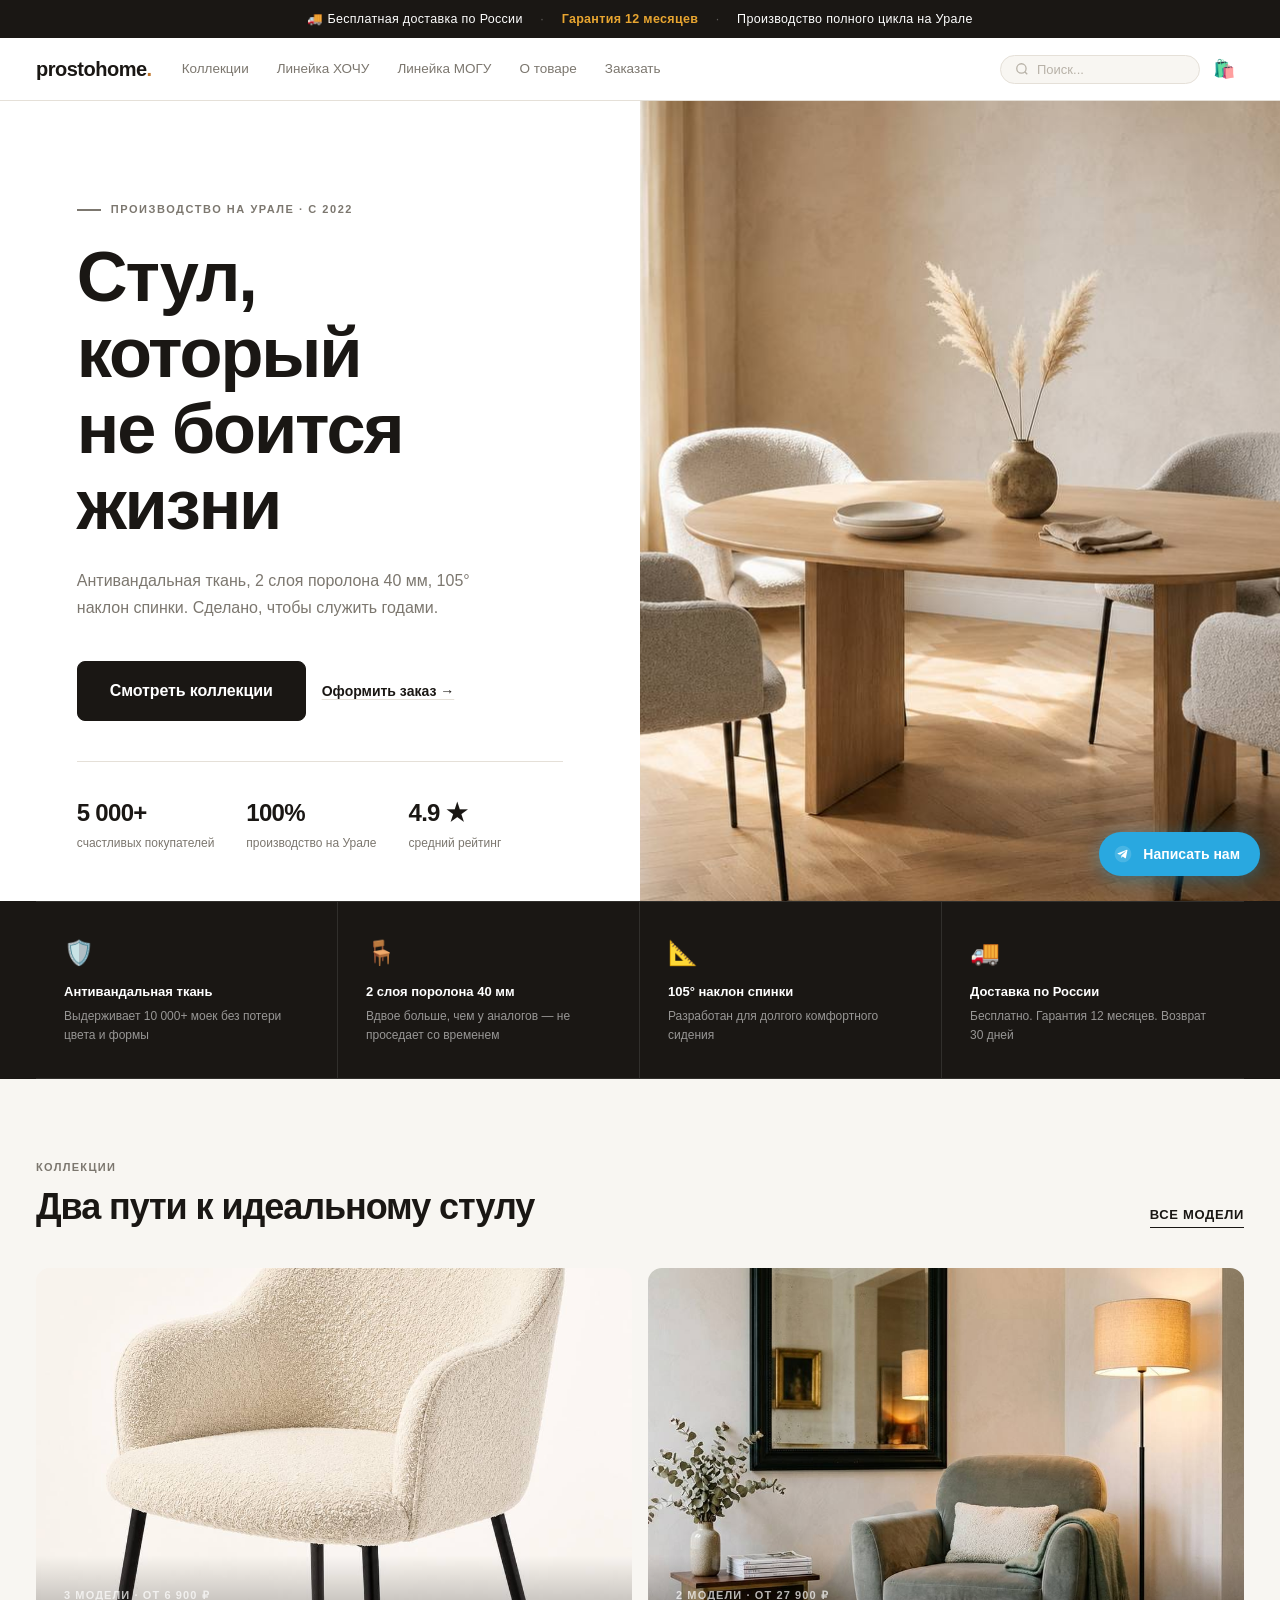
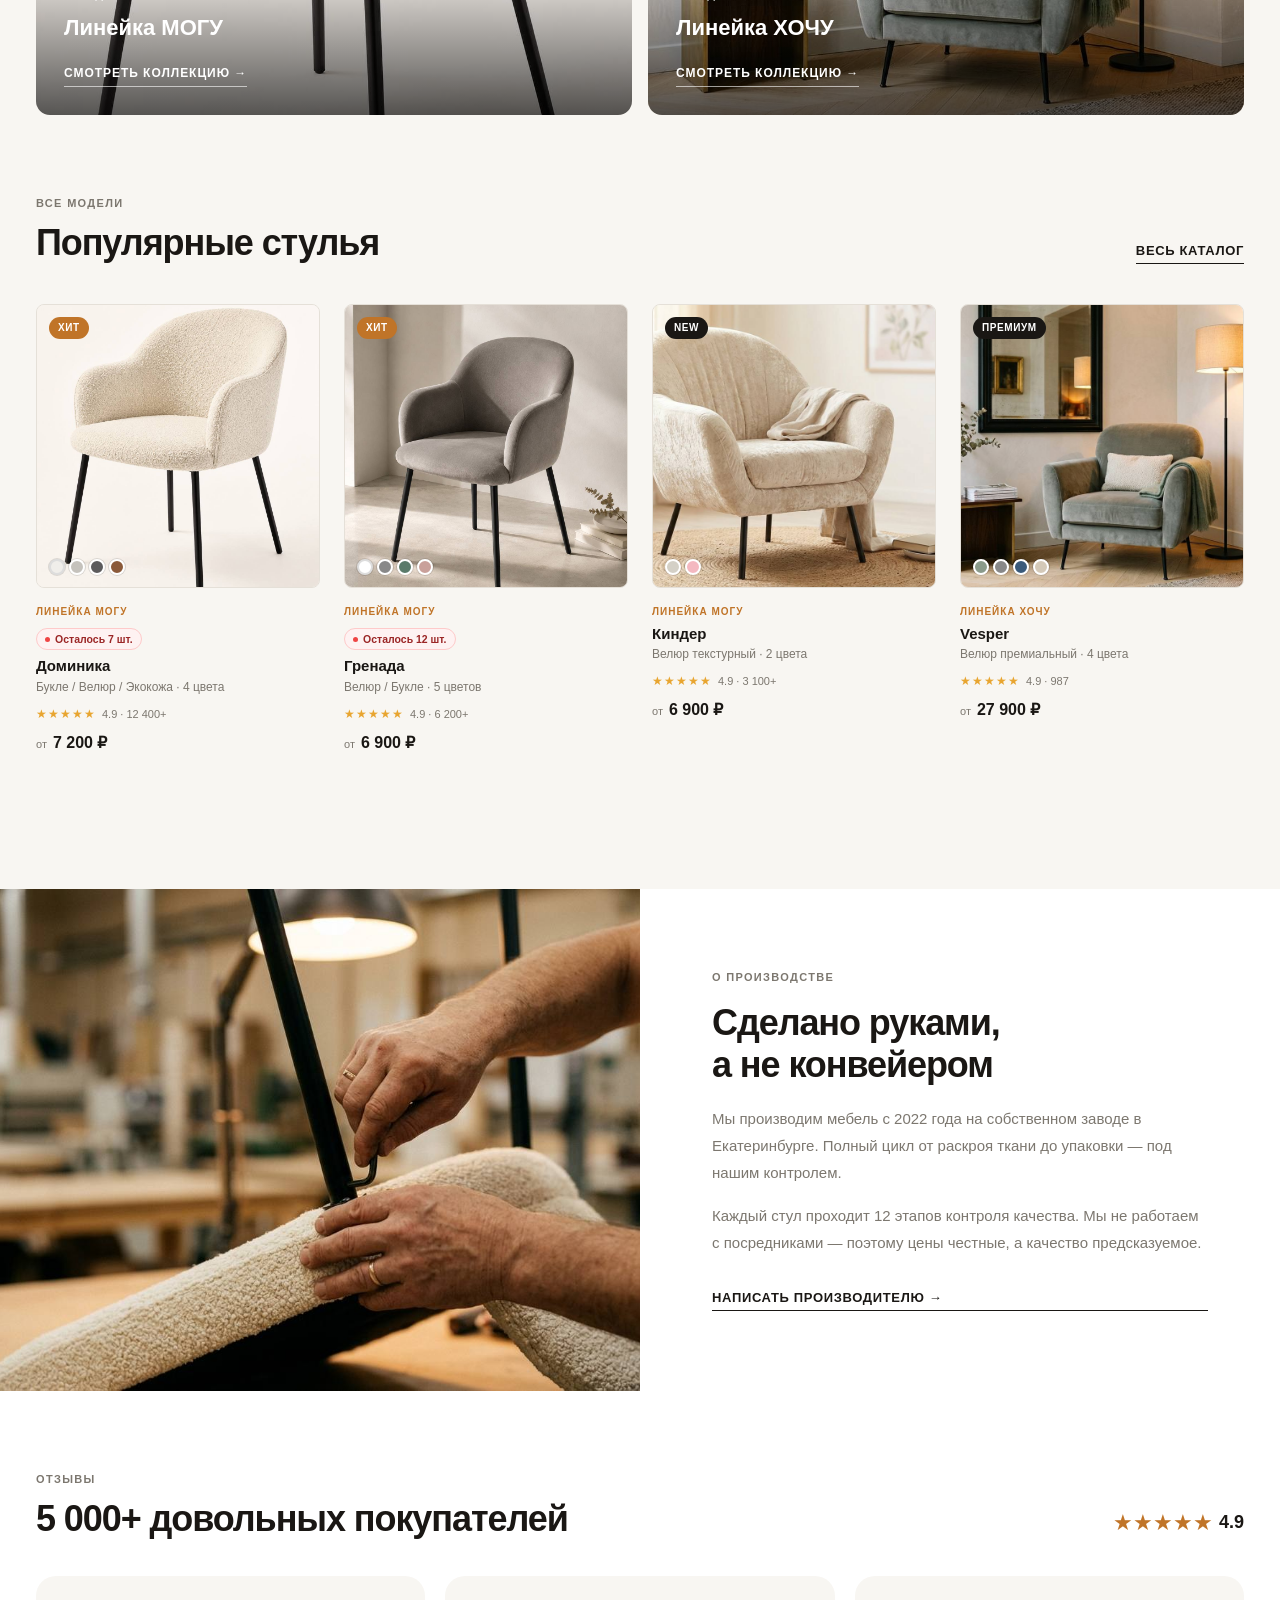
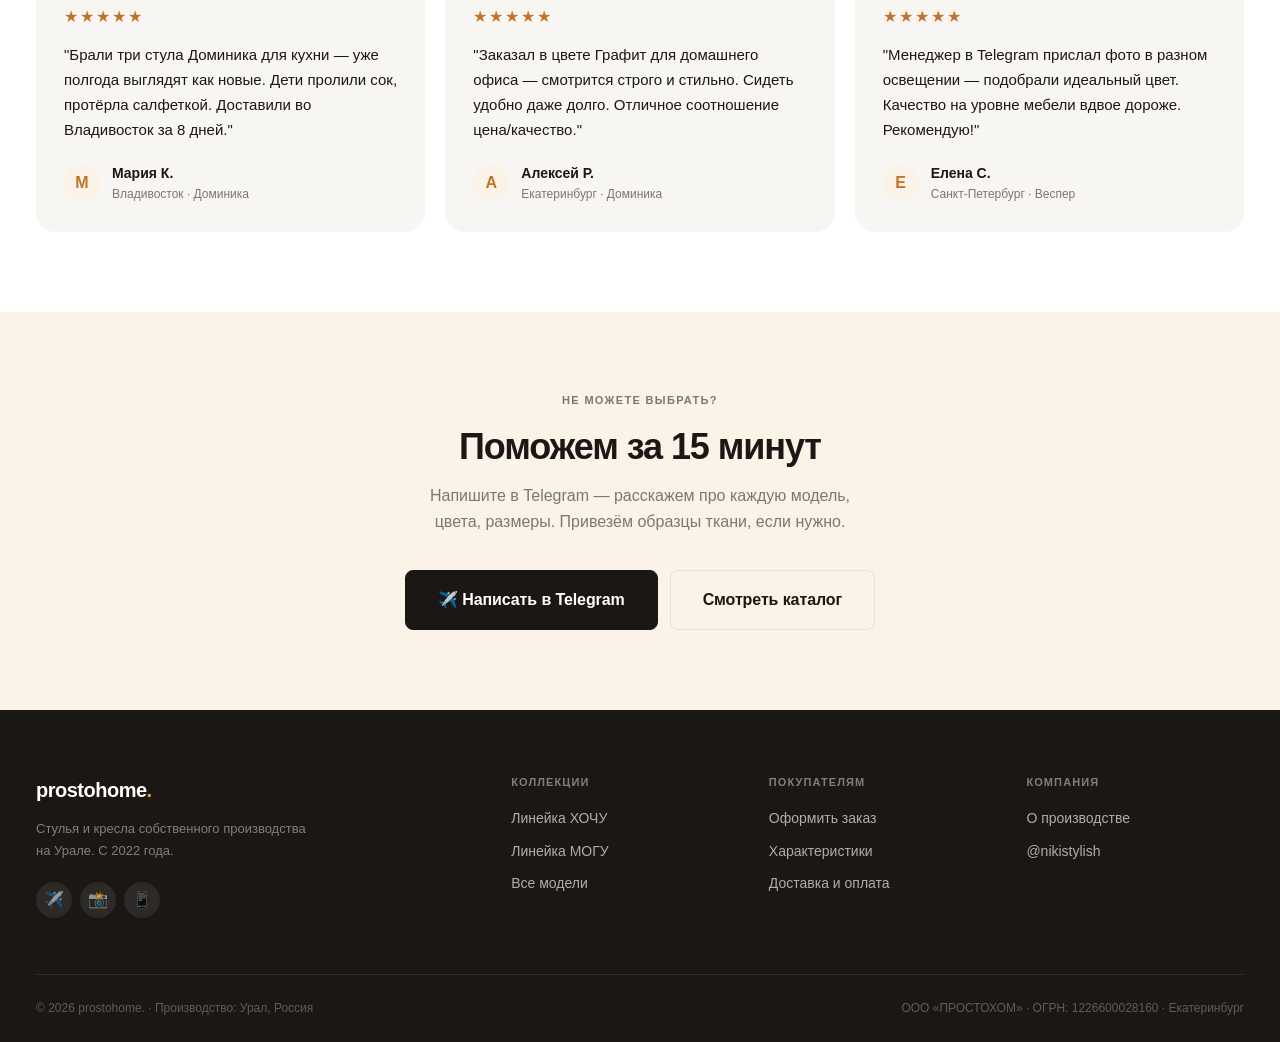
<file: index.html>
<!DOCTYPE html>
<html lang="ru">
<head>
<meta charset="UTF-8">
<meta name="viewport" content="width=device-width,initial-scale=1">
<title>prostohome. — Стулья и кресла собственного производства</title>
<meta name="description" content="Стулья и кресла prostohome — производство полного цикла на Урале. Линейки ХОЧУ и МОГУ. Доставка по всей России. Гарантия 12 месяцев.">
<meta property="og:title" content="prostohome. — Стулья и кресла с Урала">
<meta property="og:description" content="Мебель собственного производства. Антивандальная ткань, 2 слоя поролона, гарантия 12 месяцев. От 6 900 ₽.">
<meta property="og:image" content="https://prostohome.ru/img_hero.jpg">
<meta property="og:type" content="website">
<link rel="stylesheet" href="style.css">
<script type="application/ld+json">
{"@context":"https://schema.org","@type":"Organization","name":"prostohome","url":"https://prostohome.ru","address":{"@type":"PostalAddress","addressLocality":"Екатеринбург","addressCountry":"RU"}}
</script>
</head>
<body>

<div class="promo-bar">
  🚚 Бесплатная доставка по России &nbsp;<span class="sep">·</span>&nbsp;
  <b>Гарантия 12 месяцев</b> &nbsp;<span class="sep">·</span>&nbsp;
  Производство полного цикла на Урале
</div>

<header class="site-header" id="site-header">
  <div class="wrap">
    <div class="header-inner">
      <a href="index.html" class="logo">prostohome<span class="dot">.</span></a>
      <nav class="main-nav">
        <a href="catalog.html">Коллекции</a>
        <a href="catalog.html?f=hochu">Линейка ХОЧУ</a>
        <a href="catalog.html?f=mogu">Линейка МОГУ</a>
        <a href="product.html">О товаре</a>
        <a href="cart.html">Заказать</a>
      </nav>
      <div class="header-right">
        <div class="h-search-wrap">
          <svg width="14" height="14" fill="none" viewBox="0 0 24 24" stroke="currentColor" stroke-width="2.2"><circle cx="11" cy="11" r="8"/><path d="M21 21l-4.35-4.35"/></svg>
          <input type="text" placeholder="Поиск..." id="searchInp">
        </div>
        <a href="cart.html" class="h-icon" title="Оформить заказ">🛍️</a>
        <button class="burger" aria-label="Меню" id="burgerBtn"><span></span><span></span><span></span></button>
      </div>
    </div>
  </div>
</header>

<div class="mobile-menu" id="mobileMenu">
  <div class="mm-top">
    <span class="logo">prostohome<span class="dot">.</span></span>
    <button class="mm-close" id="mmClose">✕</button>
  </div>
  <nav class="mm-nav">
    <a href="catalog.html">Все коллекции</a>
    <a href="catalog.html?f=hochu">Линейка ХОЧУ — Премиум</a>
    <a href="catalog.html?f=mogu">Линейка МОГУ — Базовая</a>
    <a href="product.html">О товаре / Характеристики</a>
    <a href="cart.html">Оформить заказ</a>
  </nav>
  <div class="mm-cta">
    <a href="cart.html" class="btn btn-primary btn-full btn-lg">Оформить заказ</a>
    <a href="catalog.html" class="btn btn-outline btn-full btn-lg">Смотреть каталог</a>
  </div>
</div>

<main>

<!-- HERO -->
<section class="hero">
  <div class="hero-content">
    <div class="hero-kicker">Производство на Урале · С 2022</div>
    <h1 class="hero-h1">Стул,<br>который<br>не боится<br>жизни</h1>
    <p class="hero-sub">Антивандальная ткань, 2 слоя поролона 40 мм, 105° наклон спинки. Сделано, чтобы служить годами.</p>
    <div class="hero-actions">
      <a href="catalog.html" class="btn btn-primary btn-lg">Смотреть коллекции</a>
      <a href="cart.html" class="hero-text-link">Оформить заказ →</a>
    </div>
    <div class="hero-proof">
      <div class="hero-stat">
        <div class="hero-stat-num">5 000+</div>
        <div class="hero-stat-label">счастливых покупателей</div>
      </div>
      <div class="hero-stat">
        <div class="hero-stat-num">100%</div>
        <div class="hero-stat-label">производство на Урале</div>
      </div>
      <div class="hero-stat">
        <div class="hero-stat-num">4.9 ★</div>
        <div class="hero-stat-label">средний рейтинг</div>
      </div>
    </div>
  </div>
  <div class="hero-image">
    <img src="img_hero.jpg" alt="prostohome — стулья с Урала" loading="eager">
  </div>
</section>

<!-- FEATURES -->
<div class="features">
  <div class="wrap">
    <div class="features-grid">
      <div class="feature-item">
        <div class="feature-icon">🛡️</div>
        <div class="feature-name">Антивандальная ткань</div>
        <div class="feature-desc">Выдерживает 10 000+ моек без потери цвета и формы</div>
      </div>
      <div class="feature-item">
        <div class="feature-icon">🪑</div>
        <div class="feature-name">2 слоя поролона 40 мм</div>
        <div class="feature-desc">Вдвое больше, чем у аналогов — не проседает со временем</div>
      </div>
      <div class="feature-item">
        <div class="feature-icon">📐</div>
        <div class="feature-name">105° наклон спинки</div>
        <div class="feature-desc">Разработан для долгого комфортного сидения</div>
      </div>
      <div class="feature-item">
        <div class="feature-icon">🚚</div>
        <div class="feature-name">Доставка по России</div>
        <div class="feature-desc">Бесплатно. Гарантия 12 месяцев. Возврат 30 дней</div>
      </div>
    </div>
  </div>
</div>

<!-- CATEGORIES -->
<section class="section">
  <div class="wrap">
    <div class="section-head">
      <div>
        <div class="section-label">Коллекции</div>
        <h2 class="section-title">Два пути к идеальному стулу</h2>
      </div>
      <a href="catalog.html" class="explore-link">Все модели</a>
    </div>
    <div class="cat-blocks fade-up">
      <a href="catalog.html?f=mogu" class="cat-block">
        <img src="img_dominika_studio.jpg" alt="Линейка МОГУ">
        <div class="cat-block-body">
          <div class="cat-block-label">3 модели · от 6 900 ₽</div>
          <div class="cat-block-name">Линейка МОГУ</div>
          <div class="cat-block-link">Смотреть коллекцию →</div>
        </div>
      </a>
      <a href="catalog.html?f=hochu" class="cat-block">
        <img src="img_vesper_lifestyle.jpg" alt="Линейка ХОЧУ">
        <div class="cat-block-body">
          <div class="cat-block-label">2 модели · от 27 900 ₽</div>
          <div class="cat-block-name">Линейка ХОЧУ</div>
          <div class="cat-block-link">Смотреть коллекцию →</div>
        </div>
      </a>
    </div>
  </div>
</section>

<!-- PRODUCTS -->
<section class="section" style="padding-top:0;background:var(--bg)">
  <div class="wrap">
    <div class="section-head">
      <div>
        <div class="section-label">Все модели</div>
        <h2 class="section-title">Популярные стулья</h2>
      </div>
      <a href="catalog.html" class="explore-link">Весь каталог</a>
    </div>
    <div class="prod-grid">
      <div class="pcard fade-up" onclick="location.href='product.html?model=dominika'">
        <div class="pcard-img">
          <img src="img_dominika_studio.jpg" alt="Доминика" loading="lazy">
          <span class="pcard-badge badge-hot">Хит</span>
          <div class="pcard-swatches">
            <div class="swatch" style="background:#F0EEEA;border-color:#ddd"></div>
            <div class="swatch" style="background:#C5C2BC"></div>
            <div class="swatch" style="background:#5C5B5C"></div>
            <div class="swatch" style="background:#8B5A3A"></div>
          </div>
        </div>
        <div class="pcard-body">
          <div class="pcard-tier">Линейка МОГУ</div>
          <div class="stock-chip">Осталось 7 шт.</div>
          <div class="pcard-name">Доминика</div>
          <div class="pcard-sub">Букле / Велюр / Экокожа · 4 цвета</div>
          <div class="rating-row"><span class="stars">★★★★★</span><span class="rating-count">4.9 · 12 400+</span></div>
          <div class="pcard-price"><span class="price-from">от</span><span class="price-now">7 200 ₽</span></div>
        </div>
        <div class="pcard-foot">
          <a href="cart.html?model=dominika" class="btn btn-primary btn-full btn-sm" onclick="event.stopPropagation()">В корзину</a>
          <a href="product.html?model=dominika" class="btn btn-outline btn-sm" onclick="event.stopPropagation()">Детали</a>
        </div>
      </div>

      <div class="pcard fade-up" onclick="location.href='product.html?model=grenada'">
        <div class="pcard-img">
          <img src="img_grenada_lifestyle.jpg" alt="Гренада" loading="lazy">
          <span class="pcard-badge badge-hot">Хит</span>
          <div class="pcard-swatches">
            <div class="swatch" style="background:#fff;border-color:#ddd"></div>
            <div class="swatch" style="background:#888"></div>
            <div class="swatch" style="background:#5A7A6A"></div>
            <div class="swatch" style="background:#C9A09A"></div>
          </div>
        </div>
        <div class="pcard-body">
          <div class="pcard-tier">Линейка МОГУ</div>
          <div class="stock-chip">Осталось 12 шт.</div>
          <div class="pcard-name">Гренада</div>
          <div class="pcard-sub">Велюр / Букле · 5 цветов</div>
          <div class="rating-row"><span class="stars">★★★★★</span><span class="rating-count">4.9 · 6 200+</span></div>
          <div class="pcard-price"><span class="price-from">от</span><span class="price-now">6 900 ₽</span></div>
        </div>
        <div class="pcard-foot">
          <a href="cart.html?model=grenada" class="btn btn-primary btn-full btn-sm" onclick="event.stopPropagation()">В корзину</a>
          <a href="product.html?model=grenada" class="btn btn-outline btn-sm" onclick="event.stopPropagation()">Детали</a>
        </div>
      </div>

      <div class="pcard fade-up" onclick="location.href='product.html?model=kinder'">
        <div class="pcard-img">
          <img src="img_kinder_cream.jpg" alt="Киндер" loading="lazy">
          <span class="pcard-badge badge-new">New</span>
          <div class="pcard-swatches">
            <div class="swatch" style="background:#D4D0C6"></div>
            <div class="swatch" style="background:#F4B8C0"></div>
          </div>
        </div>
        <div class="pcard-body">
          <div class="pcard-tier">Линейка МОГУ</div>
          <div class="pcard-name">Киндер</div>
          <div class="pcard-sub">Велюр текстурный · 2 цвета</div>
          <div class="rating-row"><span class="stars">★★★★★</span><span class="rating-count">4.9 · 3 100+</span></div>
          <div class="pcard-price"><span class="price-from">от</span><span class="price-now">6 900 ₽</span></div>
        </div>
        <div class="pcard-foot">
          <a href="cart.html?model=kinder" class="btn btn-primary btn-full btn-sm" onclick="event.stopPropagation()">В корзину</a>
          <a href="product.html?model=kinder" class="btn btn-outline btn-sm" onclick="event.stopPropagation()">Детали</a>
        </div>
      </div>

      <div class="pcard fade-up" onclick="location.href='product.html?model=vesper'">
        <div class="pcard-img">
          <img src="img_vesper_lifestyle.jpg" alt="Vesper" loading="lazy">
          <span class="pcard-badge badge-premium">Премиум</span>
          <div class="pcard-swatches">
            <div class="swatch" style="background:#8A9A8A"></div>
            <div class="swatch" style="background:#888"></div>
            <div class="swatch" style="background:#3A5A7A"></div>
            <div class="swatch" style="background:#D4C9B8"></div>
          </div>
        </div>
        <div class="pcard-body">
          <div class="pcard-tier">Линейка ХОЧУ</div>
          <div class="pcard-name">Vesper</div>
          <div class="pcard-sub">Велюр премиальный · 4 цвета</div>
          <div class="rating-row"><span class="stars">★★★★★</span><span class="rating-count">4.9 · 987</span></div>
          <div class="pcard-price"><span class="price-from">от</span><span class="price-now">27 900 ₽</span></div>
        </div>
        <div class="pcard-foot">
          <a href="cart.html?model=vesper" class="btn btn-primary btn-full btn-sm" onclick="event.stopPropagation()">В корзину</a>
          <a href="product.html?model=vesper" class="btn btn-outline btn-sm" onclick="event.stopPropagation()">Детали</a>
        </div>
      </div>
    </div>
  </div>
</section>

<!-- BRAND -->
<section class="brand-strip" id="about">
  <div class="brand-img">
    <img src="img_craft_hands.jpg" alt="Производство prostohome" loading="lazy">
  </div>
  <div class="brand-body">
    <div class="section-label">О производстве</div>
    <h2 class="section-title">Сделано руками,<br>а не конвейером</h2>
    <p>Мы производим мебель с 2022 года на собственном заводе в Екатеринбурге. Полный цикл от раскроя ткани до упаковки — под нашим контролем.</p>
    <p>Каждый стул проходит 12 этапов контроля качества. Мы не работаем с посредниками — поэтому цены честные, а качество предсказуемое.</p>
    <a href="https://t.me/nikistylish" target="_blank" class="explore-link">Написать производителю →</a>
  </div>
</section>

<!-- REVIEWS -->
<section class="section" style="background:var(--surface);">
  <div class="wrap">
    <div class="section-head" style="margin-bottom:36px;">
      <div>
        <div class="section-label">Отзывы</div>
        <h2 class="section-title">5 000+ довольных покупателей</h2>
      </div>
      <div style="display:flex;align-items:center;gap:6px;font-size:22px;">
        <span style="color:var(--gold);">★★★★★</span>
        <span style="font-weight:800;font-size:18px;color:var(--ink);">4.9</span>
      </div>
    </div>
    <div style="display:grid;grid-template-columns:repeat(auto-fit,minmax(280px,1fr));gap:20px;">

      <div style="background:var(--bg);border-radius:var(--r-lg);padding:28px;">
        <div style="color:var(--gold);font-size:16px;letter-spacing:2px;margin-bottom:14px;">★★★★★</div>
        <p style="font-size:15px;line-height:1.65;color:var(--ink);margin-bottom:20px;">"Брали три стула Доминика для кухни — уже полгода выглядят как новые. Дети пролили сок, протёрла салфеткой. Доставили во Владивосток за 8 дней."</p>
        <div style="display:flex;align-items:center;gap:12px;">
          <div style="width:36px;height:36px;border-radius:50%;background:var(--gold-lt);display:flex;align-items:center;justify-content:center;font-weight:700;color:var(--gold);">М</div>
          <div>
            <div style="font-size:14px;font-weight:700;color:var(--ink);">Мария К.</div>
            <div style="font-size:12px;color:var(--muted);">Владивосток · Доминика</div>
          </div>
        </div>
      </div>

      <div style="background:var(--bg);border-radius:var(--r-lg);padding:28px;">
        <div style="color:var(--gold);font-size:16px;letter-spacing:2px;margin-bottom:14px;">★★★★★</div>
        <p style="font-size:15px;line-height:1.65;color:var(--ink);margin-bottom:20px;">"Заказал в цвете Графит для домашнего офиса — смотрится строго и стильно. Сидеть удобно даже долго. Отличное соотношение цена/качество."</p>
        <div style="display:flex;align-items:center;gap:12px;">
          <div style="width:36px;height:36px;border-radius:50%;background:var(--gold-lt);display:flex;align-items:center;justify-content:center;font-weight:700;color:var(--gold);">А</div>
          <div>
            <div style="font-size:14px;font-weight:700;color:var(--ink);">Алексей Р.</div>
            <div style="font-size:12px;color:var(--muted);">Екатеринбург · Доминика</div>
          </div>
        </div>
      </div>

      <div style="background:var(--bg);border-radius:var(--r-lg);padding:28px;">
        <div style="color:var(--gold);font-size:16px;letter-spacing:2px;margin-bottom:14px;">★★★★★</div>
        <p style="font-size:15px;line-height:1.65;color:var(--ink);margin-bottom:20px;">"Менеджер в Telegram прислал фото в разном освещении — подобрали идеальный цвет. Качество на уровне мебели вдвое дороже. Рекомендую!"</p>
        <div style="display:flex;align-items:center;gap:12px;">
          <div style="width:36px;height:36px;border-radius:50%;background:var(--gold-lt);display:flex;align-items:center;justify-content:center;font-weight:700;color:var(--gold);">Е</div>
          <div>
            <div style="font-size:14px;font-weight:700;color:var(--ink);">Елена С.</div>
            <div style="font-size:12px;color:var(--muted);">Санкт-Петербург · Веспер</div>
          </div>
        </div>
      </div>

    </div>
  </div>
</section>

<!-- CTA -->
<section class="cta-section">
  <div class="section-label" style="margin-bottom:16px;display:block">Не можете выбрать?</div>
  <h2 class="section-title">Поможем за 15 минут</h2>
  <p>Напишите в Telegram — расскажем про каждую модель, цвета, размеры. Привезём образцы ткани, если нужно.</p>
  <div class="btn-row">
    <a href="https://t.me/nikistylish" target="_blank" class="btn btn-primary btn-lg">✈️ Написать в Telegram</a>
    <a href="catalog.html" class="btn btn-outline btn-lg">Смотреть каталог</a>
  </div>
</section>

</main>

<footer class="site-footer">
  <div class="wrap">
    <div class="footer-grid">
      <div>
        <div class="f-logo">prostohome<span class="dot">.</span></div>
        <div class="f-tagline">Стулья и кресла собственного производства на Урале. С 2022 года.</div>
        <div class="f-socials">
          <a href="https://t.me/nikistylish" target="_blank" class="f-social">✈️</a>
          <a href="https://www.instagram.com/prostohome" target="_blank" class="f-social">📸</a>
          <a href="https://vk.com/prostohome" target="_blank" class="f-social">📱</a>
        </div>
      </div>
      <div>
        <div class="f-head">Коллекции</div>
        <div class="f-links">
          <a href="catalog.html?f=hochu">Линейка ХОЧУ</a>
          <a href="catalog.html?f=mogu">Линейка МОГУ</a>
          <a href="catalog.html">Все модели</a>
        </div>
      </div>
      <div>
        <div class="f-head">Покупателям</div>
        <div class="f-links">
          <a href="cart.html">Оформить заказ</a>
          <a href="product.html">Характеристики</a>
          <a href="cart.html">Доставка и оплата</a>
        </div>
      </div>
      <div>
        <div class="f-head">Компания</div>
        <div class="f-links">
          <a href="#about">О производстве</a>
          <a href="https://t.me/nikistylish" target="_blank">@nikistylish</a>
        </div>
      </div>
    </div>
    <div class="footer-bottom">
      <div>© 2026 prostohome. · Производство: Урал, Россия</div>
      <div>ООО «ПРОСТОХОМ» · ОГРН: 1226600028160 · Екатеринбург</div>
    </div>
  </div>
</footer>

<div class="tg-float">
  <a href="https://t.me/nikistylish" target="_blank" class="tg-btn">
    <svg width="20" height="20" viewBox="0 0 24 24" fill="none"><path d="M12 2C6.477 2 2 6.477 2 12s4.477 10 10 10 10-4.477 10-10S17.523 2 12 2z" fill="rgba(255,255,255,.15)"/><path d="M17.386 7.342l-1.892 9.21c-.14.63-.508.785-.99.485l-2.758-2.07-1.328 1.31c-.148.149-.27.274-.553.274l.196-2.853 5.143-4.758c.225-.204-.048-.315-.347-.11l-6.35 4.1-2.737-.878c-.596-.19-.607-.61.124-.9l10.69-4.224c.497-.185.933.116.802.914z" fill="white"/></svg>
    <span class="tg-label">Написать нам</span>
  </a>
</div>
<div class="toast" id="toast"></div>
<script src="script.js"></script>
<script>
window.addEventListener('scroll', () => {
  document.getElementById('site-header').classList.toggle('scrolled', window.scrollY > 10);
});
document.getElementById('burgerBtn').onclick = () => document.getElementById('mobileMenu').classList.add('open');
document.getElementById('mmClose').onclick   = () => document.getElementById('mobileMenu').classList.remove('open');
document.getElementById('searchInp').addEventListener('keydown', e => {
  if(e.key === 'Enter' && e.target.value.trim())
    location.href = 'catalog.html?q=' + encodeURIComponent(e.target.value.trim());
});
var obs = new IntersectionObserver(entries => {
  entries.forEach(e => { if(e.isIntersecting) e.target.classList.add('vis'); });
}, { threshold: .06 });
document.querySelectorAll('.fade-up').forEach(el => obs.observe(el));
setTimeout(() => {
  document.querySelectorAll('.fade-up').forEach(el => el.classList.add('vis'));
}, 150);
</script>
</body>
</html>
</file>
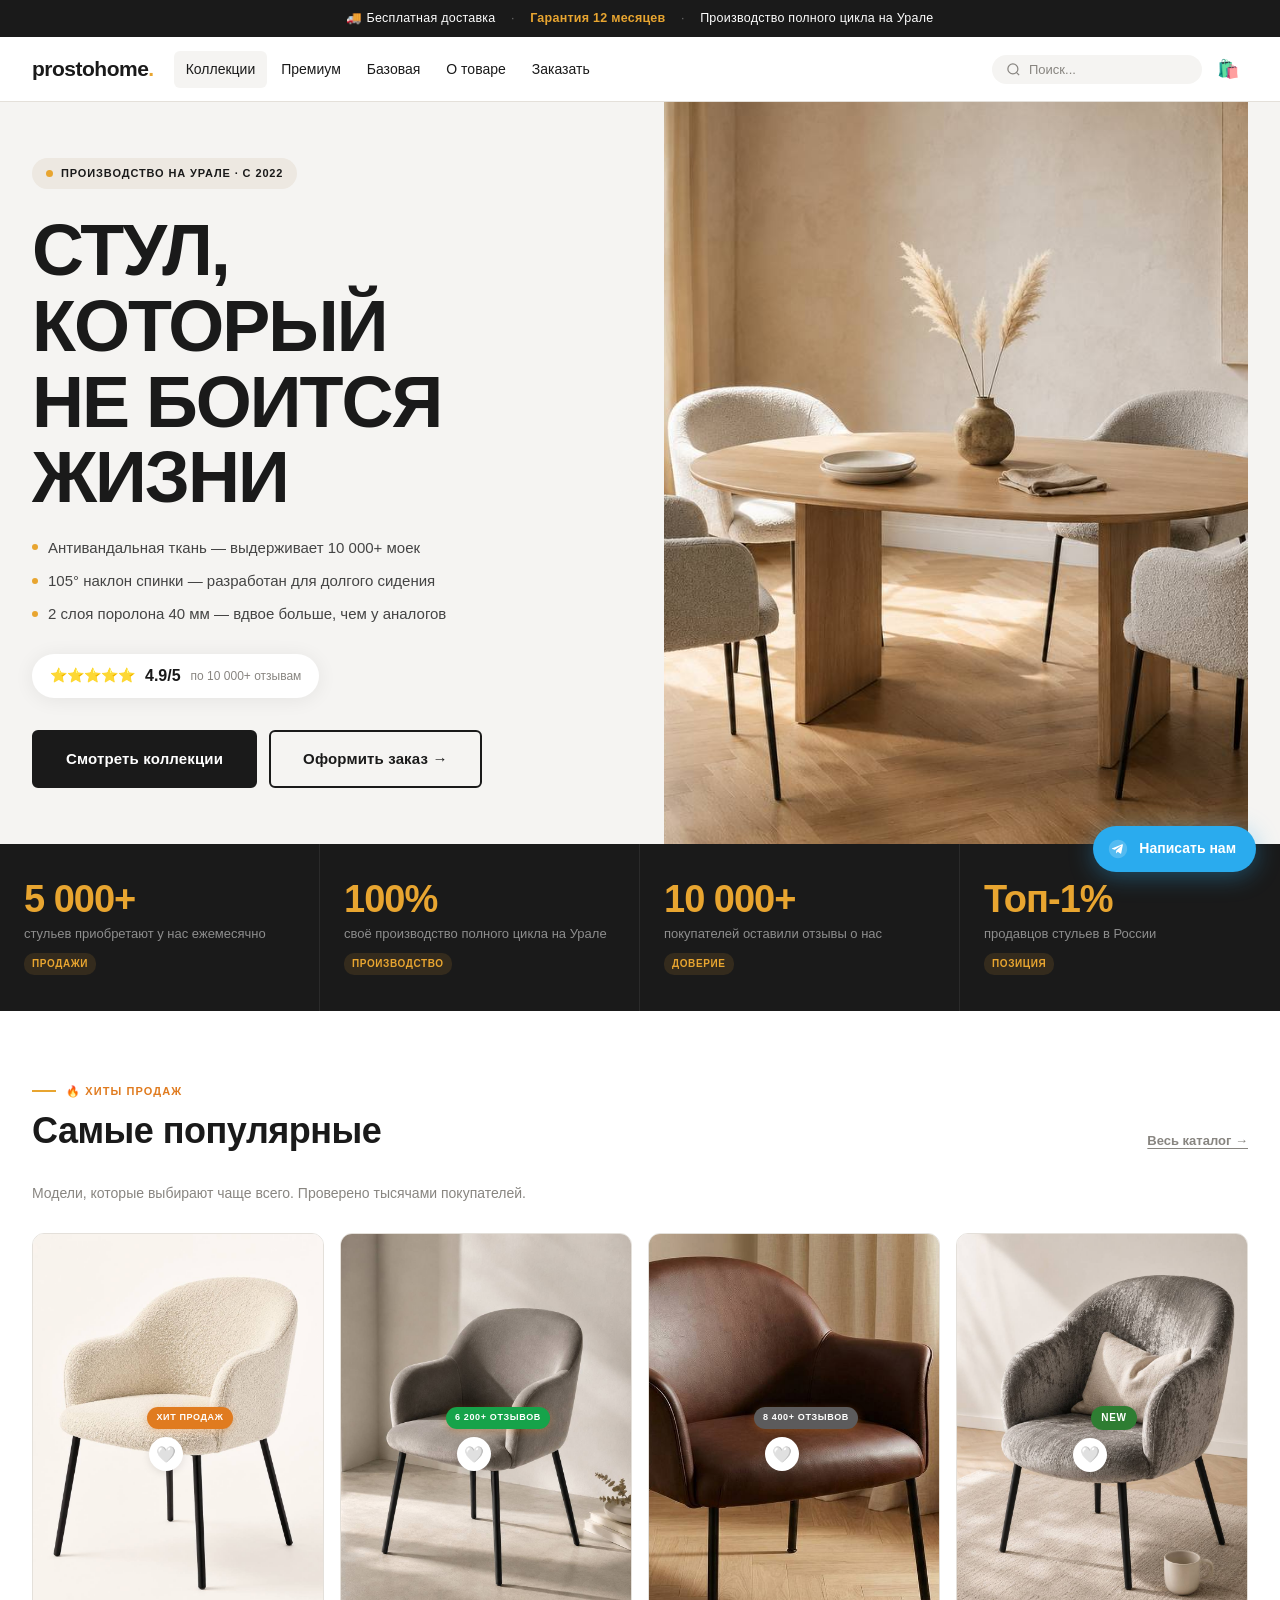
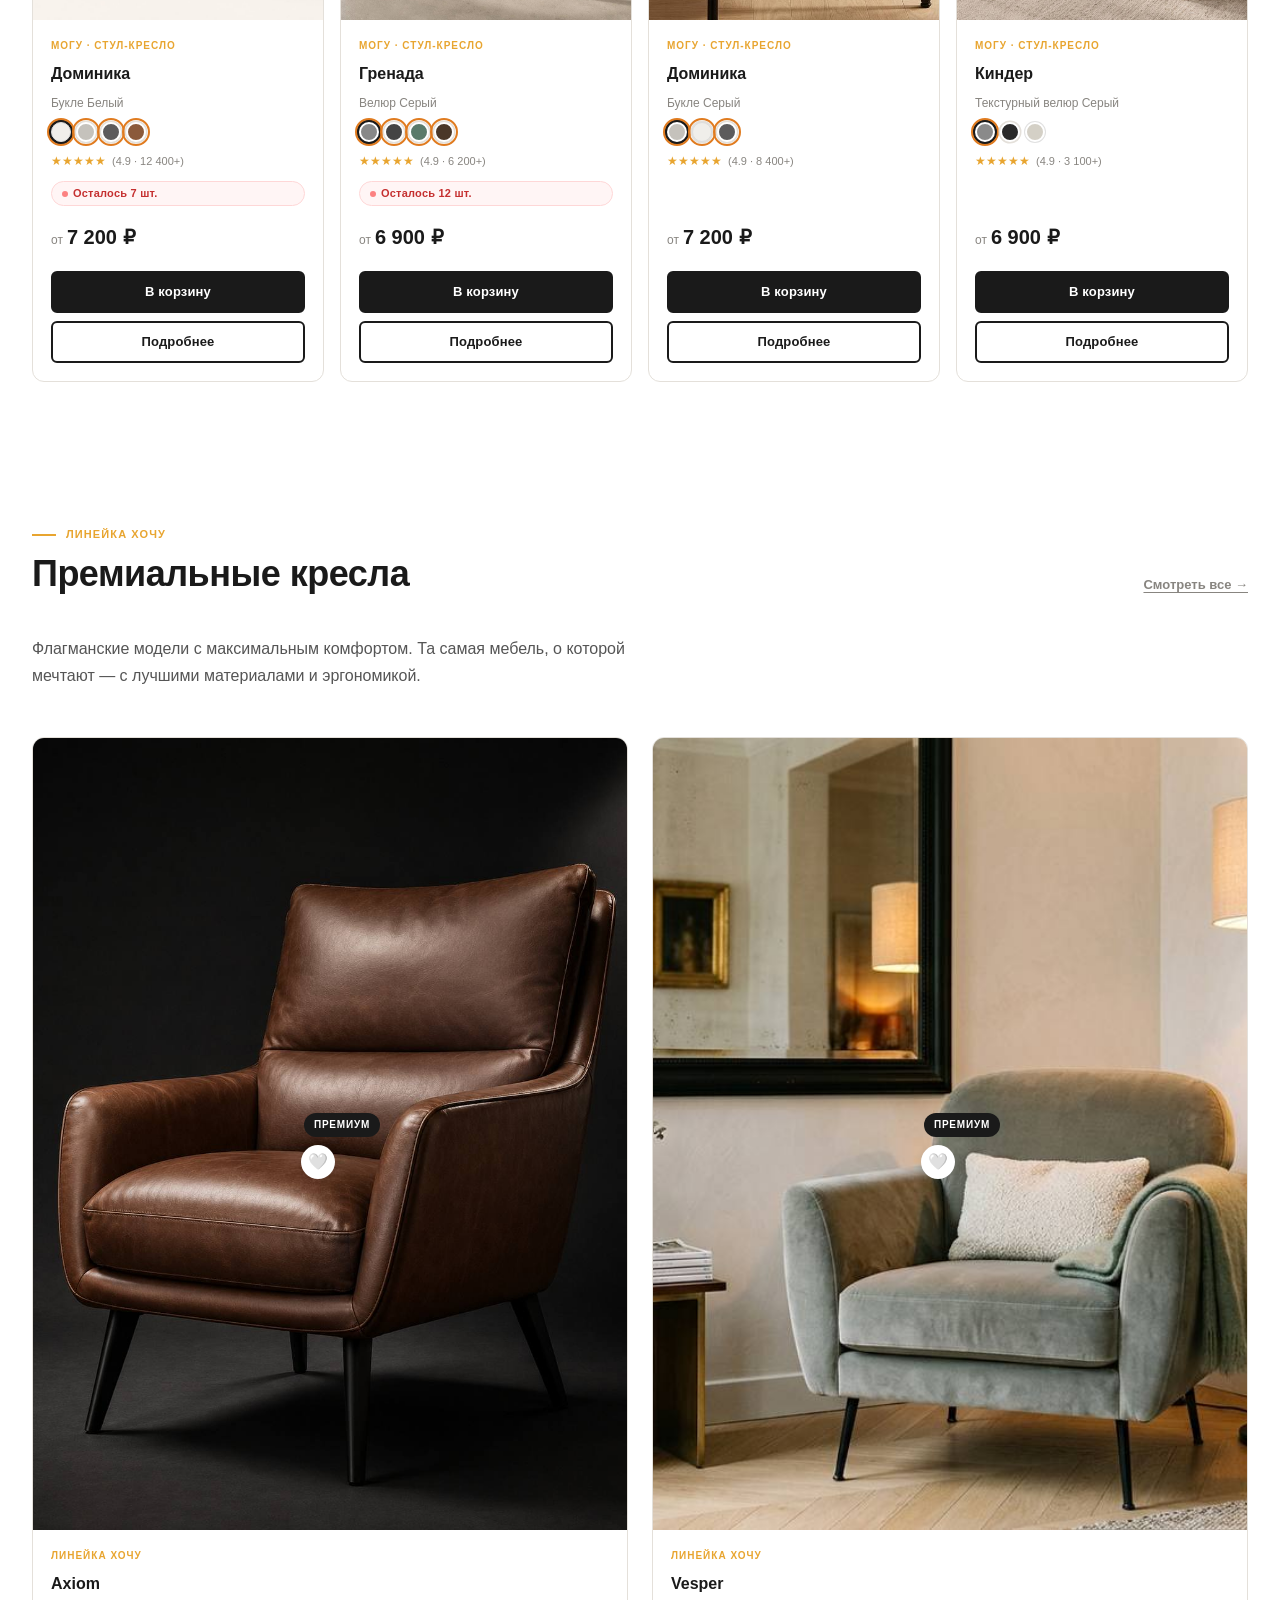
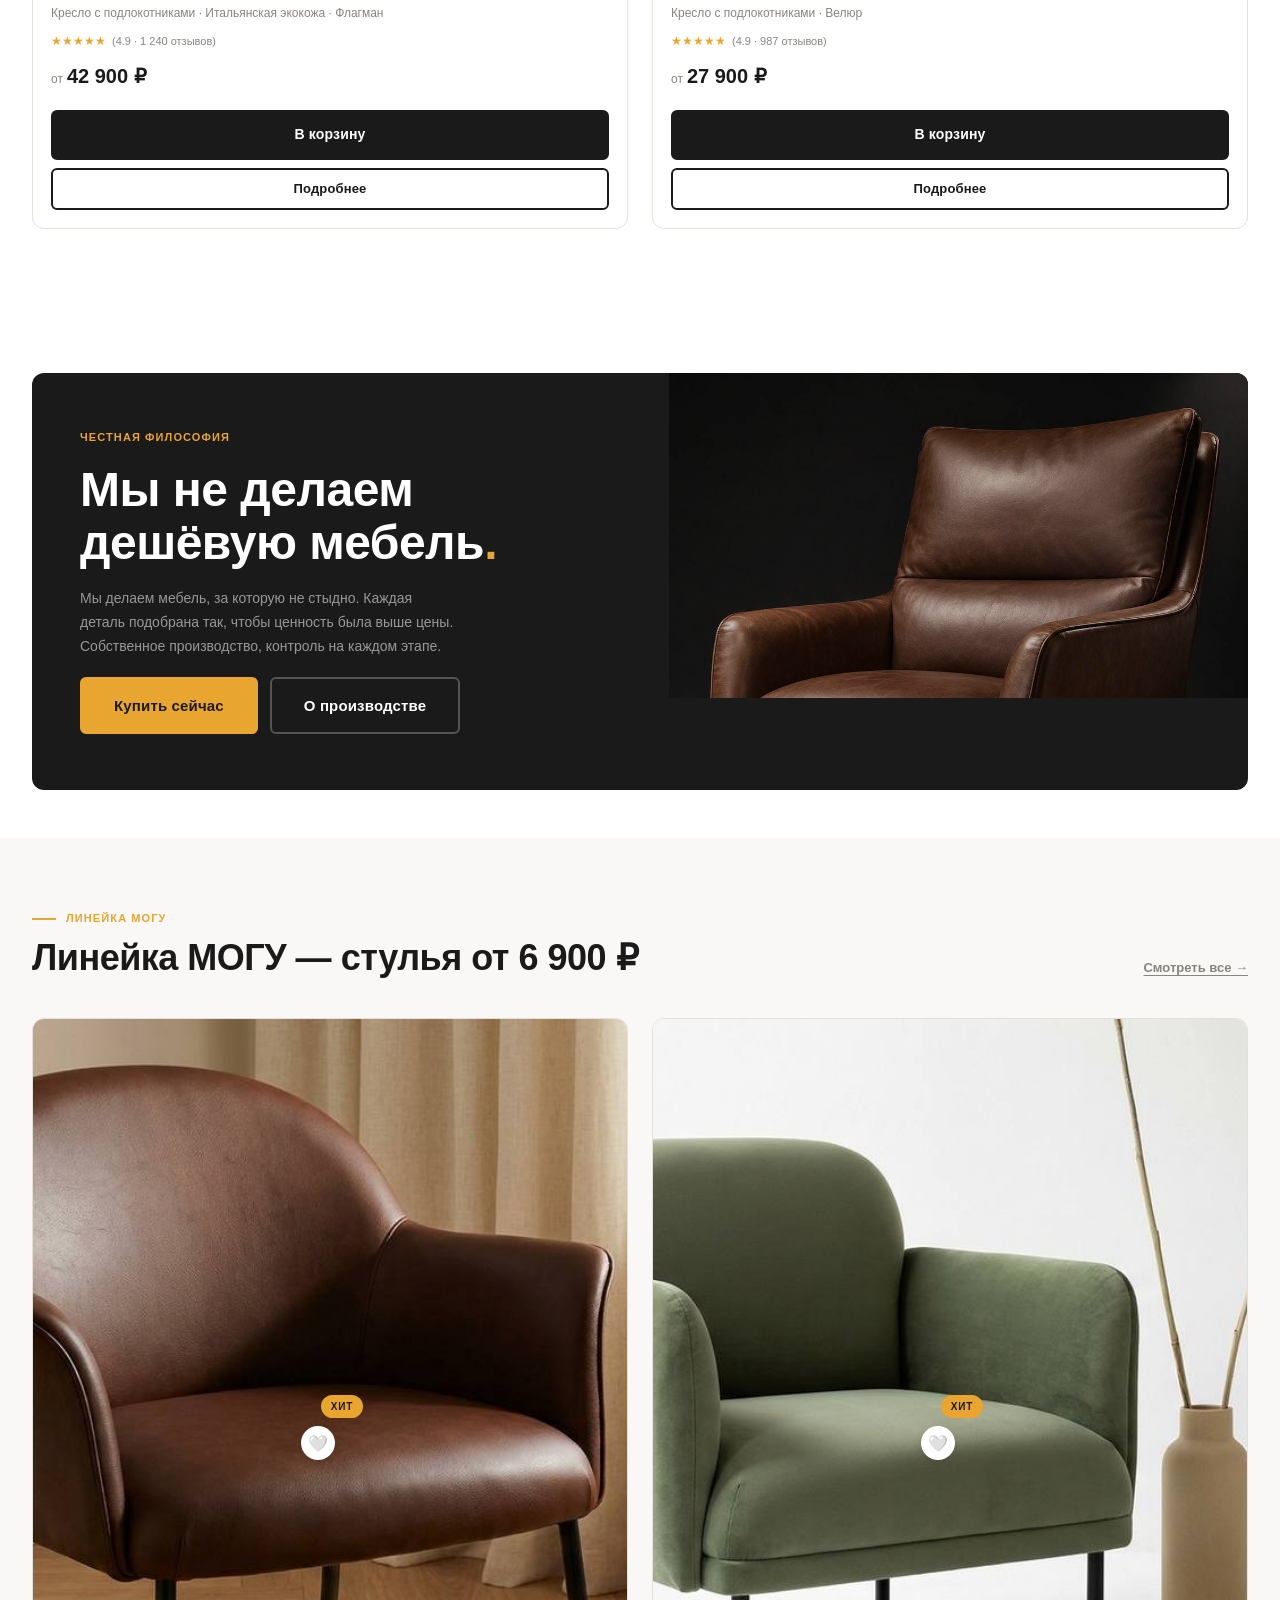
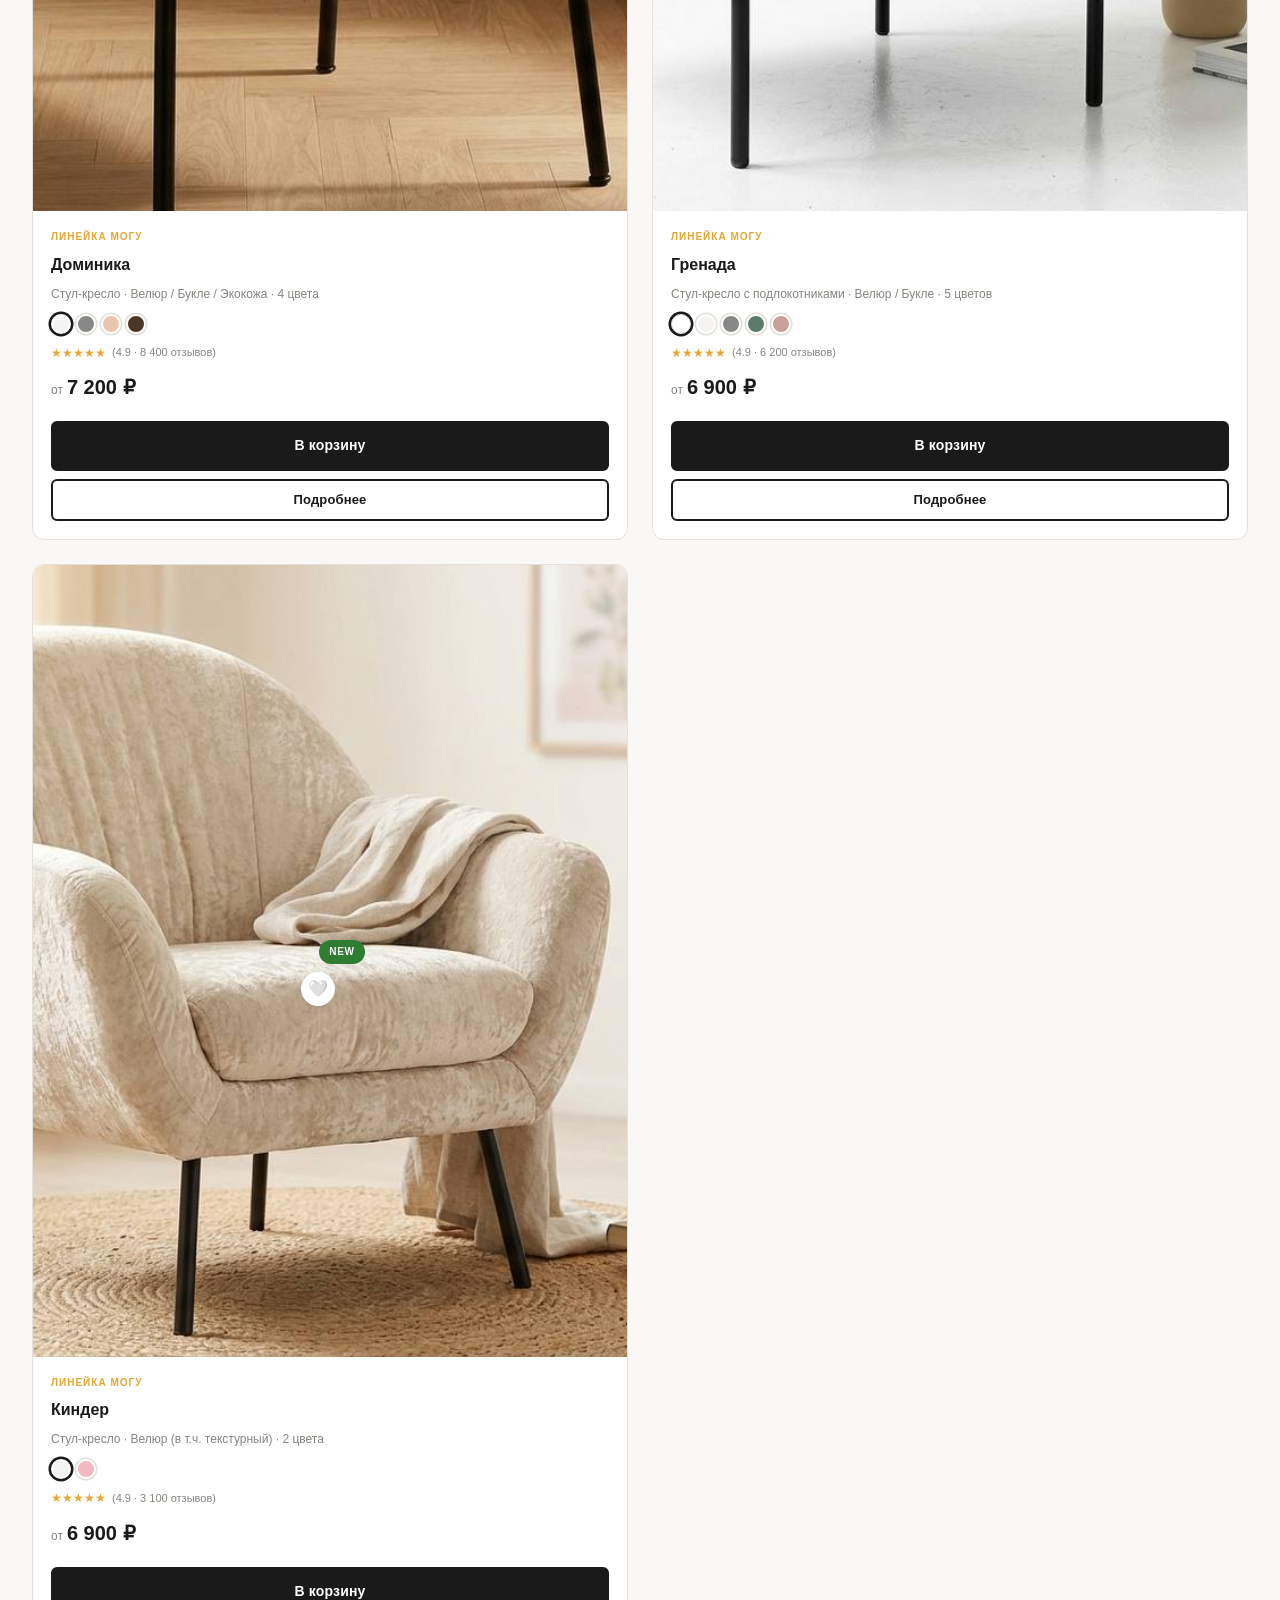
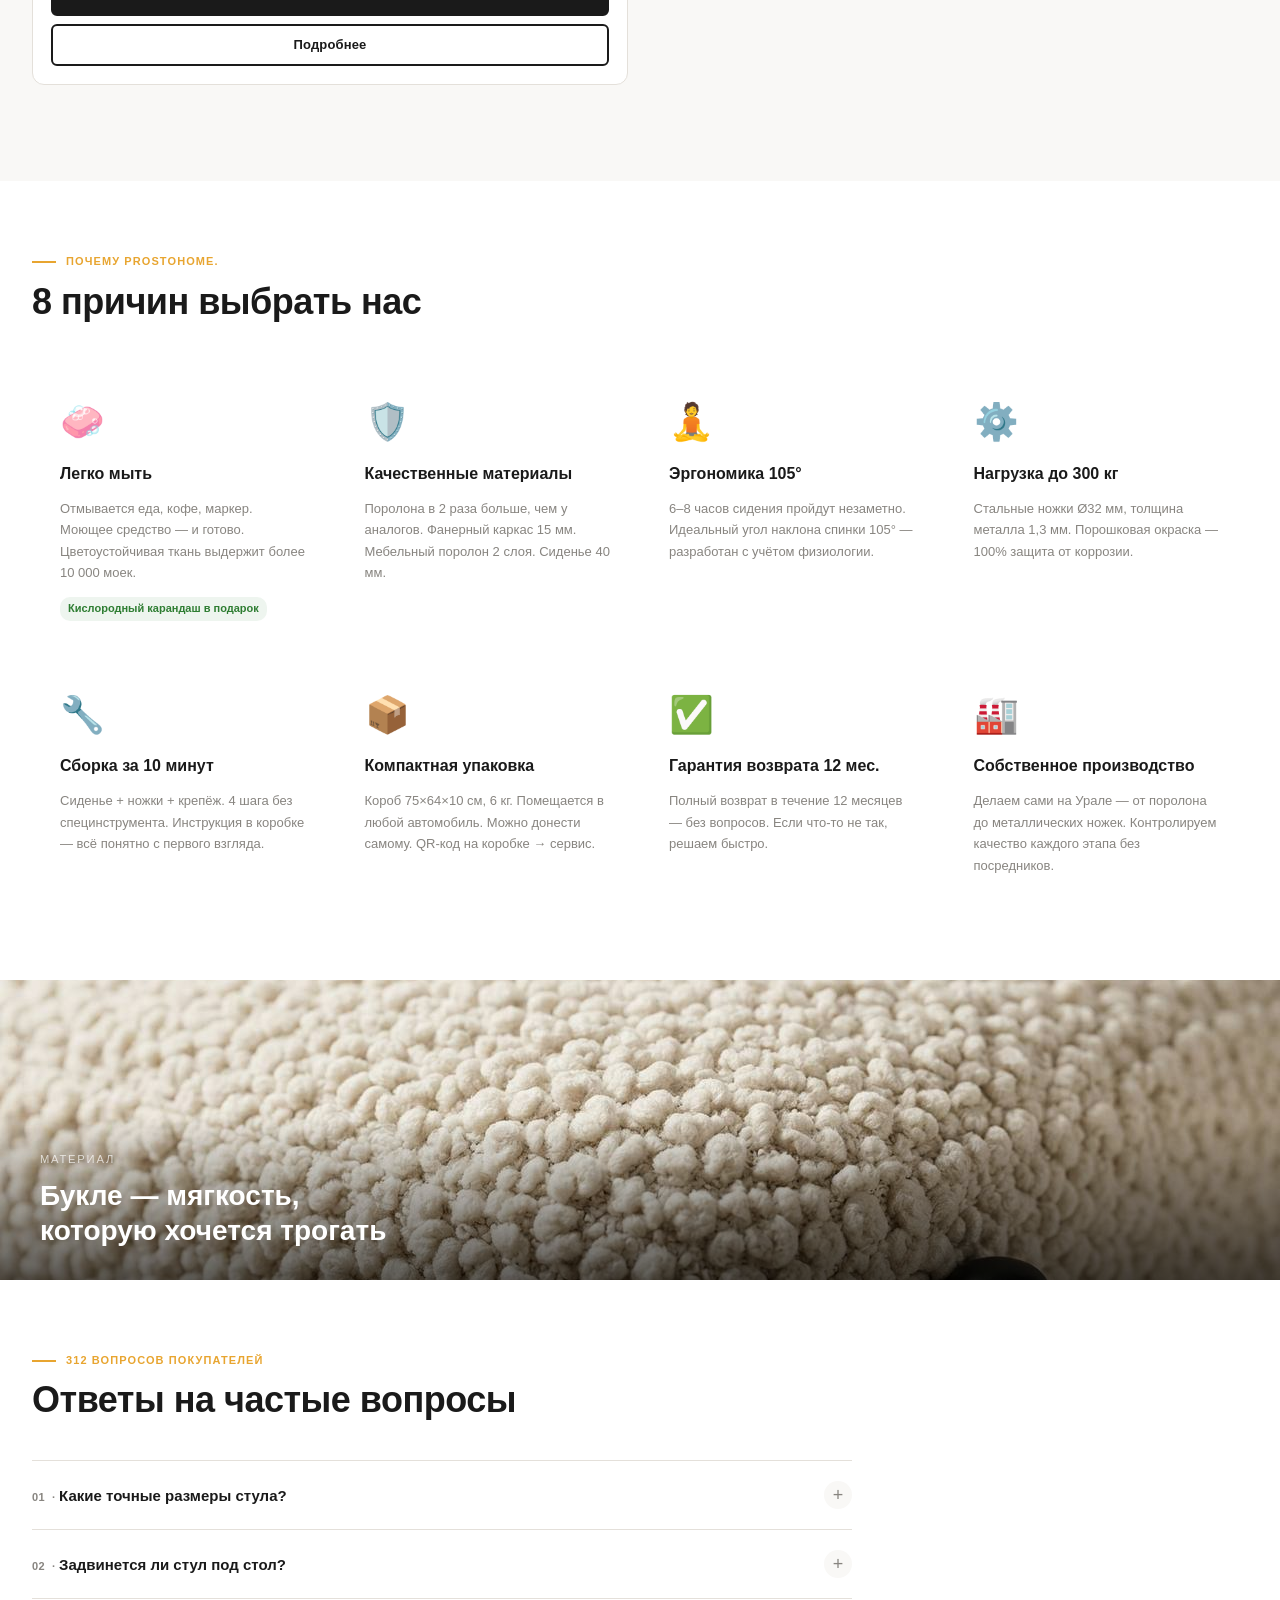
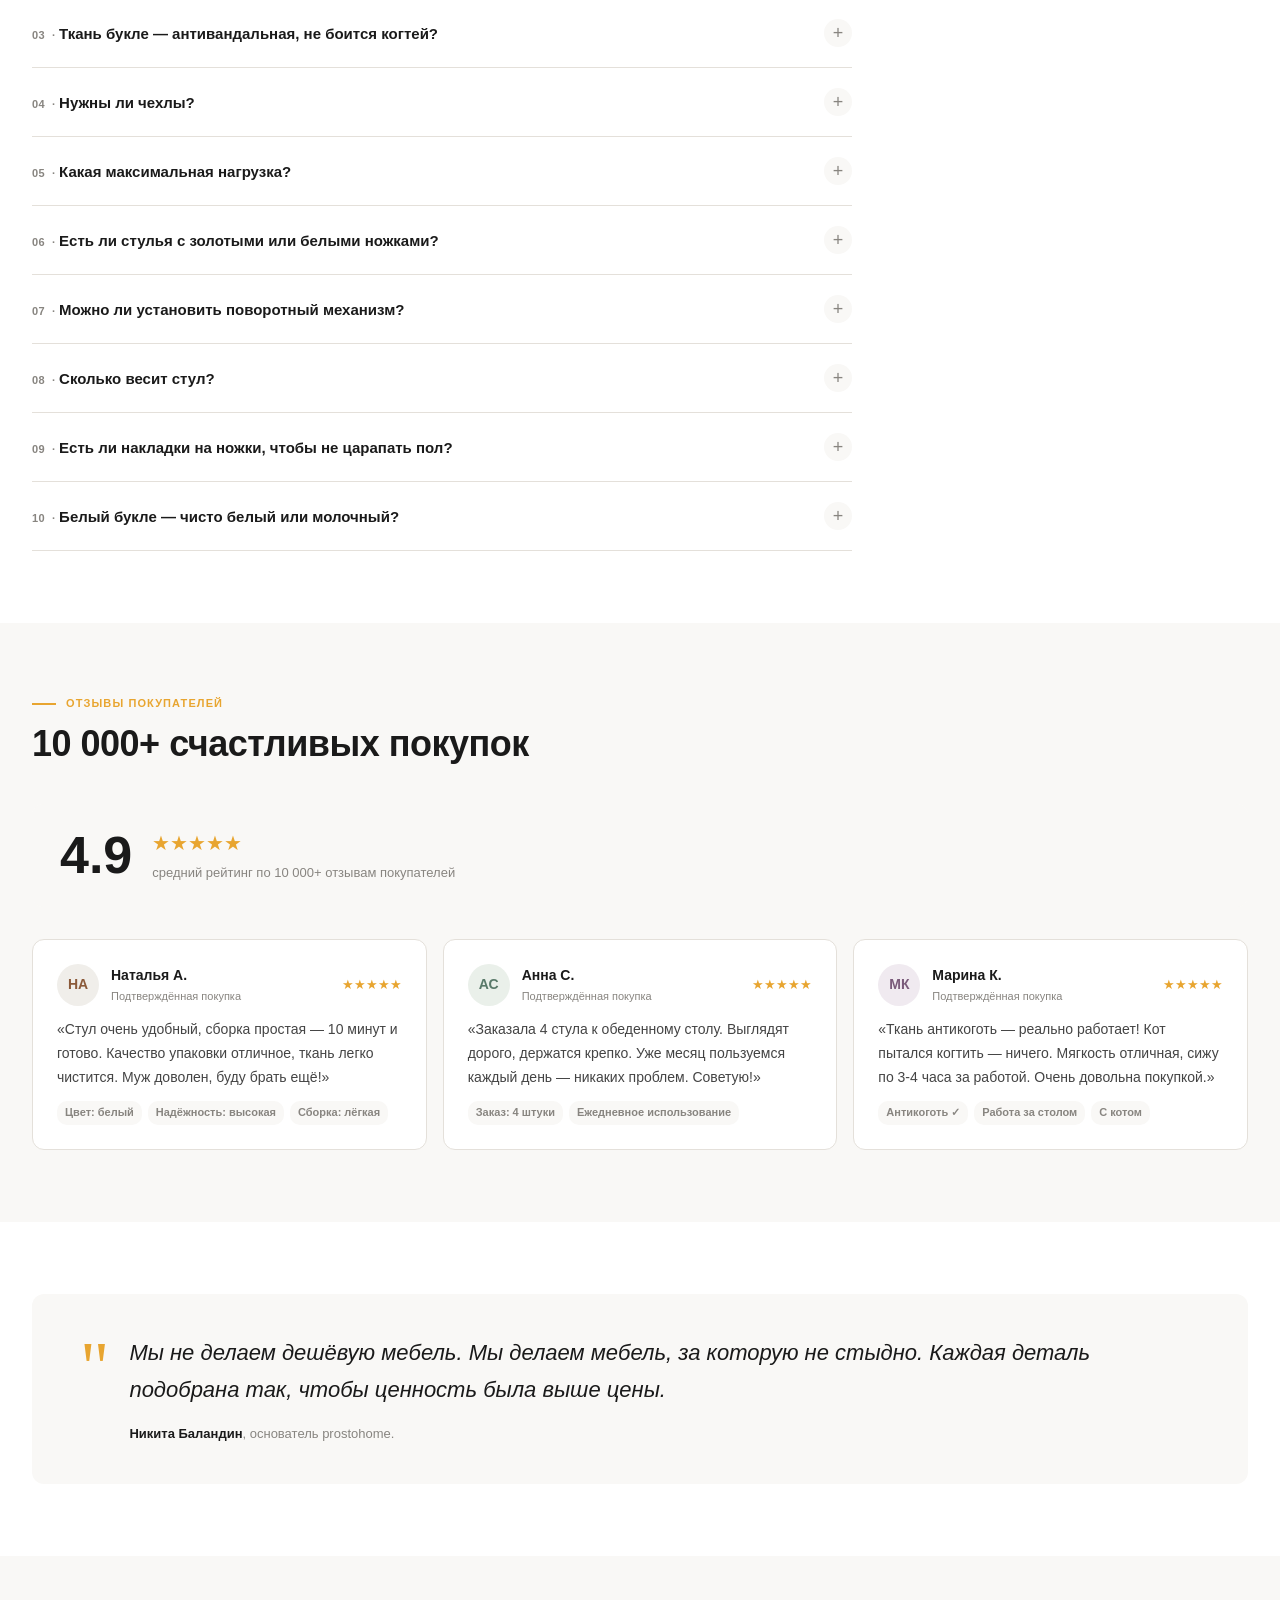
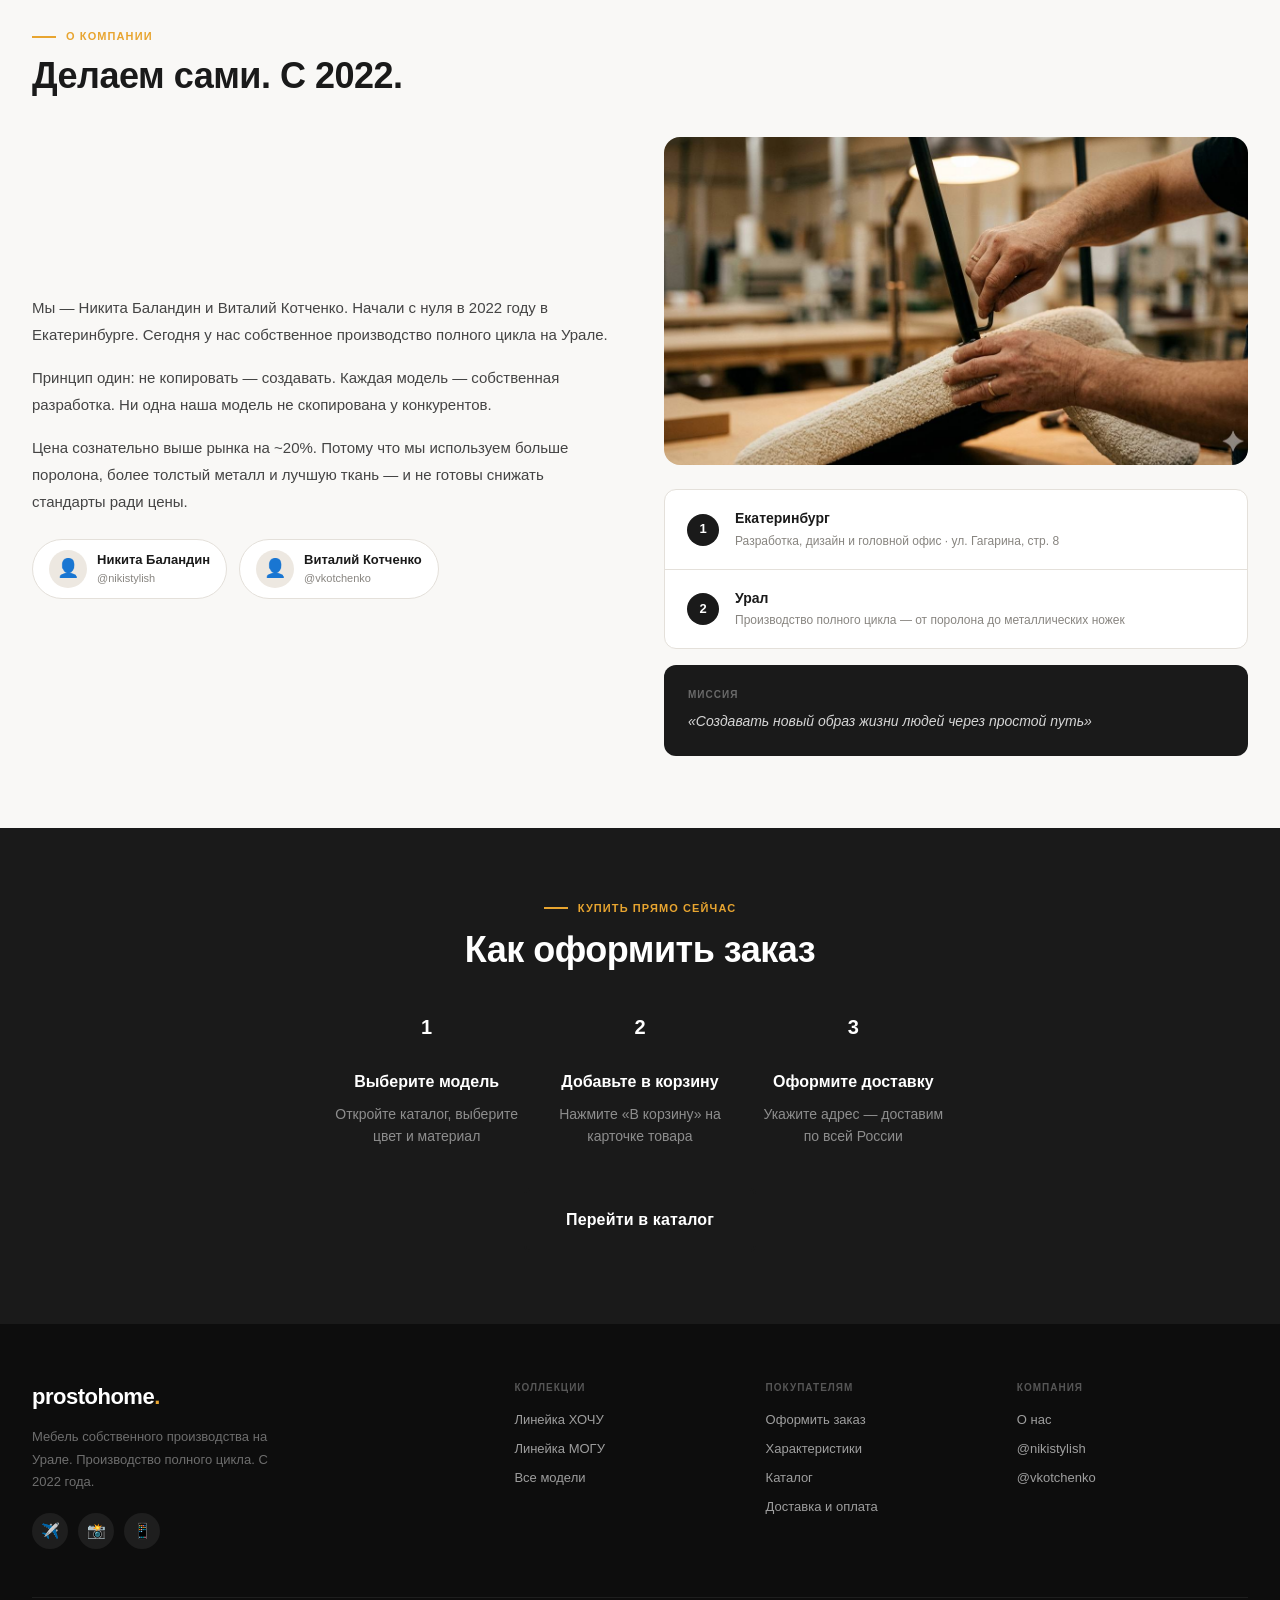
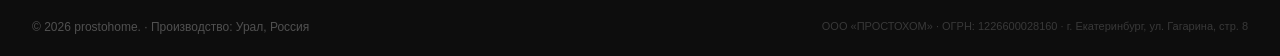
<file: old/index.html>
<!DOCTYPE html>
<html lang="ru">
<head>
<meta charset="UTF-8">
<meta name="viewport" content="width=device-width,initial-scale=1">
<title>prostohome. — Стул, который не боится жизни</title>
<meta name="description" content="Собственное производство полного цикла на Урале. Стулья и кресла prostohome. Антикоготь, 300 кг нагрузка, гарантия 12 мес. Топ-1% продавцов стульев в России.">
<link rel="stylesheet" href="style.css">

<!-- OpenGraph / Telegram / VK preview -->
<meta property="og:type" content="website">
<meta property="og:title" content="prostohome. — Стул, который не боится жизни">
<meta property="og:description" content="Стулья и кресла собственного производства на Урале. От 6 900 ₽. Антивандальная ткань, 300 кг нагрузка, гарантия 12 мес. Топ-1% продавцов в России.">
<meta property="og:image" content="https://prostohome.ru/img_hero.jpg">
<meta property="og:url" content="https://prostohome.ru/">
<meta property="og:locale" content="ru_RU">
<meta name="twitter:card" content="summary_large_image">

<!-- Schema.org: Organization -->
<script type="application/ld+json">
{
  "@context": "https://schema.org",
  "@type": "Organization",
  "name": "prostohome",
  "url": "https://prostohome.ru",
  "logo": "https://prostohome.ru/img_hero.jpg",
  "description": "Производство стульев и кресел полного цикла на Урале. С 2022 года.",
  "address": {
    "@type": "PostalAddress",
    "streetAddress": "ул. Гагарина, стр. 8",
    "addressLocality": "Екатеринбург",
    "addressCountry": "RU"
  },
  "contactPoint": {
    "@type": "ContactPoint",
    "contactType": "sales",
    "availableLanguage": "Russian"
  },
  "sameAs": [
    "https://t.me/nikistylish",
    "https://www.instagram.com/prostohome",
    "https://vk.com/prostohome"
  ]
}
</script>

<!-- Schema.org: ItemList (каталог товаров) -->
<script type="application/ld+json">
{
  "@context": "https://schema.org",
  "@type": "ItemList",
  "name": "Каталог стульев prostohome",
  "itemListElement": [
    {
      "@type": "ListItem",
      "position": 1,
      "item": {
        "@type": "Product",
        "name": "Стул-кресло Доминика",
        "description": "Стул-кресло с антивандальным букле. 105° наклон спинки, 2 слоя поролона 40 мм, нагрузка 300 кг.",
        "brand": { "@type": "Brand", "name": "prostohome" },
        "image": "https://prostohome.ru/img_dominika_studio.jpg",
        "offers": {
          "@type": "Offer",
          "price": "7200",
          "priceCurrency": "RUB",
          "availability": "https://schema.org/InStock",
          "url": "https://prostohome.ru/cart.html?model=dominika"
        },
        "aggregateRating": {
          "@type": "AggregateRating",
          "ratingValue": "4.9",
          "reviewCount": "12400"
        }
      }
    },
    {
      "@type": "ListItem",
      "position": 2,
      "item": {
        "@type": "Product",
        "name": "Стул-кресло Гренада",
        "description": "Стул-кресло с подлокотниками. Антивандальный велюр, 5 цветов, нагрузка 300 кг.",
        "brand": { "@type": "Brand", "name": "prostohome" },
        "image": "https://prostohome.ru/img_grenada_lifestyle.jpg",
        "offers": {
          "@type": "Offer",
          "price": "6900",
          "priceCurrency": "RUB",
          "availability": "https://schema.org/InStock",
          "url": "https://prostohome.ru/cart.html?model=grenada"
        },
        "aggregateRating": {
          "@type": "AggregateRating",
          "ratingValue": "4.9",
          "reviewCount": "6200"
        }
      }
    },
    {
      "@type": "ListItem",
      "position": 3,
      "item": {
        "@type": "Product",
        "name": "Стул-кресло Киндер",
        "description": "Стул-кресло в текстурном велюре. Новинка коллекции. Нагрузка 300 кг.",
        "brand": { "@type": "Brand", "name": "prostohome" },
        "image": "https://prostohome.ru/img_kinder_cream.jpg",
        "offers": {
          "@type": "Offer",
          "price": "6900",
          "priceCurrency": "RUB",
          "availability": "https://schema.org/InStock",
          "url": "https://prostohome.ru/cart.html?model=kinder"
        },
        "aggregateRating": {
          "@type": "AggregateRating",
          "ratingValue": "4.9",
          "reviewCount": "3100"
        }
      }
    },
    {
      "@type": "ListItem",
      "position": 4,
      "item": {
        "@type": "Product",
        "name": "Кресло Vesper",
        "description": "Премиальное кресло с подлокотниками в велюре. Линейка ХОЧУ.",
        "brand": { "@type": "Brand", "name": "prostohome" },
        "image": "https://prostohome.ru/img_vesper_lifestyle.jpg",
        "offers": {
          "@type": "Offer",
          "price": "27900",
          "priceCurrency": "RUB",
          "availability": "https://schema.org/InStock",
          "url": "https://prostohome.ru/cart.html?model=vesper"
        }
      }
    },
    {
      "@type": "ListItem",
      "position": 5,
      "item": {
        "@type": "Product",
        "name": "Кресло Axiom",
        "description": "Флагманское кресло в итальянской экокоже. Линейка ХОЧУ.",
        "brand": { "@type": "Brand", "name": "prostohome" },
        "image": "https://prostohome.ru/img_axiom_studio.jpg",
        "offers": {
          "@type": "Offer",
          "price": "42900",
          "priceCurrency": "RUB",
          "availability": "https://schema.org/InStock",
          "url": "https://prostohome.ru/cart.html?model=axiom"
        }
      }
    }
  ]
}
</script>
</head>
<body>

<!-- PROMO BAR -->
<div class="promo-bar">
  🚚 Бесплатная доставка &nbsp;<span class="sep">·</span>&nbsp;
  <b>Гарантия 12 месяцев</b> &nbsp;<span class="sep">·</span>&nbsp;
  Производство полного цикла на Урале
</div>

<!-- HEADER -->
<header class="site-header">
  <div class="wrap">
    <div class="header-inner">
      <a href="index.html" class="logo">prostohome<span class="dot">.</span></a>
      <nav class="main-nav">
        <a href="catalog.html" class="active">Коллекции</a>
        <a href="catalog.html?f=premium">Премиум</a>
        <a href="catalog.html?f=base">Базовая</a>
        <a href="product.html">О товаре</a>
        <a href="cart.html">Заказать</a>
      </nav>
      <div class="header-right">
        <div class="header-search">
          <svg width="15" height="15" fill="none" viewBox="0 0 24 24" stroke="currentColor" stroke-width="2"><circle cx="11" cy="11" r="8"/><path d="M21 21l-4.35-4.35"/></svg>
          <input type="text" placeholder="Поиск...">
        </div>
        <button class="icon-btn" onclick="location.href='cart.html'" title="Где купить">🛍️<span class="cart-dot hidden"></span></button>
        <button class="burger" aria-label="Меню"><span></span><span></span><span></span></button>
      </div>
    </div>
  </div>
</header>

<!-- MOBILE MENU -->
<div class="mobile-menu">
  <div class="mm-top">
    <span class="logo">prostohome<span class="dot">.</span></span>
    <button class="mm-close" aria-label="Закрыть">✕</button>
  </div>
  <nav class="mm-nav">
    <a href="catalog.html">Все коллекции</a>
    <a href="catalog.html?f=premium">Линейка ХОЧУ</a>
    <a href="catalog.html?f=base">Линейка МОГУ</a>
    <a href="product.html">О товаре / Характеристики</a>
    <a href="cart.html">Заказать</a>
  </nav>
  <div class="mm-cta">
    <a href="catalog.html" class="btn btn-primary btn-full">Смотреть каталог</a>
    <a href="cart.html" class="btn btn-outline btn-full">Оформить заказ</a>
  </div>
</div>

<main>

<!-- ══════════════════════════════════════════
     HERO
══════════════════════════════════════════ -->
<section class="hero">
  <div class="wrap">
    <div class="hero-inner">

      <div class="hero-content">
        <div class="hero-eyebrow">
          <span class="pulse"></span>
          Производство на Урале · с 2022
        </div>
        <h1 class="hero-h1">СТУЛ,<br>КОТОРЫЙ<br>НЕ БОИТСЯ<br>ЖИЗНИ</h1>
        <ul class="hero-bullets">
          <li class="hero-bullet">Антивандальная ткань — выдерживает 10 000+ моек</li>
          <li class="hero-bullet">105° наклон спинки — разработан для долгого сидения</li>
          <li class="hero-bullet">2 слоя поролона 40 мм — вдвое больше, чем у аналогов</li>
        </ul>
        <div class="hero-rating">
          <span class="stars">⭐⭐⭐⭐⭐</span>
          <span class="val">4.9/5</span>
          <span class="cnt">по 10 000+ отзывам</span>
        </div>
        <div class="hero-cta">
          <a href="catalog.html" class="btn btn-primary btn-lg">Смотреть коллекции</a>
          <a href="cart.html" class="btn btn-outline btn-lg">Оформить заказ →</a>
        </div>
      </div>

      <div class="hero-visual">
        <img src="../img_hero.jpg" alt="Стулья prostohome в интерьере столовой" style="width:100%;height:100%;min-height:360px;object-fit:cover;object-position:55% center;display:block;">
      </div>

    </div>
  </div>
</section>

<!-- ══════════════════════════════════════════
     STATS
══════════════════════════════════════════ -->
<section class="stats-bar">
  <div class="stats-grid">
    <div class="stat-cell">
      <div class="stat-num">5 000+</div>
      <div class="stat-desc">стульев приобретают у нас ежемесячно</div>
      <div class="stat-tag">Продажи</div>
    </div>
    <div class="stat-cell">
      <div class="stat-num">100%</div>
      <div class="stat-desc">своё производство полного цикла на Урале</div>
      <div class="stat-tag">Производство</div>
    </div>
    <div class="stat-cell">
      <div class="stat-num">10 000+</div>
      <div class="stat-desc">покупателей оставили отзывы о нас</div>
      <div class="stat-tag">Доверие</div>
    </div>
    <div class="stat-cell">
      <div class="stat-num">Топ-1%</div>
      <div class="stat-desc">продавцов стульев в России</div>
      <div class="stat-tag">Позиция</div>
    </div>
  </div>
</section>

<!-- ══════════════════════════════════════════
     САМЫЕ ПОПУЛЯРНЫЕ (ABC AAA TOP-4)
══════════════════════════════════════════ -->
<section class="section">
  <div class="wrap">
    <div class="sec-head">
      <div>
        <div class="sec-label" style="color:var(--aaa)">🔥 Хиты продаж</div>
        <h2 class="sec-title">Самые популярные</h2>
      </div>
      <a href="catalog.html" class="sec-link">Весь каталог →</a>
    </div>
    <p style="font-size:14px;color:var(--gray);margin-bottom:28px;margin-top:-8px">Модели, которые выбирают чаще всего. Проверено тысячами покупателей.</p>

    <div class="popular-grid">

      <!-- #1 Доминика Букле Белый — Real Photo -->
      <div class="pcard fade-up">
        <div class="pcard-img">
          <img class="pcard-photo" src="../img_dominika_studio.jpg" alt="Доминика Белый Букле" loading="lazy" style="object-position:center 20%">
          <span class="badge-aaa">Хит продаж</span>
          <button class="pcard-wish">🤍</button>
        </div>
        <div class="pcard-body">
          <div class="pcard-tier">МОГУ · Стул-кресло</div>
          <div class="pcard-name">Доминика</div>
          <div class="pcard-sub">Букле Белый</div>
          <div class="pcard-colors">
            <div class="csw on aaa-color" style="background:#F0EEEA;border:1px solid #ddd" title="Белый Букле — AAA · арт. 1747119395"></div>
            <div class="csw aaa-color" style="background:#C5C2BC" title="Серый Букле — AAA"></div>
            <div class="csw aaa-color" style="background:#5C5B5C" title="Графит Букле — AAA"></div>
            <div class="csw aaa-color" style="background:#8B5A3A" title="Коричневый Кожа — AAA"></div>
          </div>
          <div class="pcard-rating"><span class="stars-sm">★★★★★</span><span class="r-cnt">(4.9 · 12 400+)</span></div>
          <div class="stock-chip">Осталось 7 шт.</div>
          <div class="pcard-price"><span class="price-from">от</span><span class="price-now">7 200 ₽</span></div>
        </div>
        <div class="pcard-foot">
          <a href="cart.html?model=dominika" class="btn btn-primary btn-full btn-sm">В корзину</a>
          <a href="product.html" class="btn btn-outline btn-full btn-sm">Подробнее</a>
        </div>
      </div>

      <!-- #2 Гренада Серый — Real Photo -->
      <div class="pcard fade-up">
        <div class="pcard-img">
          <img class="pcard-photo" src="../img_grenada_lifestyle.jpg" alt="Гренада Серый Велюр" loading="lazy" style="object-position:center 25%">
          <span class="badge-aaa" style="background:#16a34a">6 200+ отзывов</span>
          <button class="pcard-wish">🤍</button>
        </div>
        <div class="pcard-body">
          <div class="pcard-tier">МОГУ · Стул-кресло</div>
          <div class="pcard-name">Гренада</div>
          <div class="pcard-sub">Велюр Серый</div>
          <div class="pcard-colors">
            <div class="csw on aaa-color" style="background:#888" title="Серый — AAA · арт. 1670795537"></div>
            <div class="csw aaa-color" style="background:#444" title="Графит — AAA"></div>
            <div class="csw aaa-color" style="background:#5A7A6A" title="Зелёный — AAA"></div>
            <div class="csw aaa-color" style="background:#4A3728" title="Коричневый — AAA"></div>
          </div>
          <div class="pcard-rating"><span class="stars-sm">★★★★★</span><span class="r-cnt">(4.9 · 6 200+)</span></div>
          <div class="stock-chip">Осталось 12 шт.</div>
          <div class="pcard-price"><span class="price-from">от</span><span class="price-now">6 900 ₽</span></div>
        </div>
        <div class="pcard-foot">
          <a href="cart.html?model=grenada" class="btn btn-primary btn-full btn-sm">В корзину</a>
          <a href="product.html" class="btn btn-outline btn-full btn-sm">Подробнее</a>
        </div>
      </div>

      <!-- #3 Доминика Экокожа — Real Photo -->
      <div class="pcard fade-up">
        <div class="pcard-img">
          <img class="pcard-photo" src="../img_dominika_leather.jpg" alt="Доминика Экокожа Коричневый" loading="lazy" style="object-position:center top">
          <span class="badge-aaa" style="background:#5C5B5C">8 400+ отзывов</span>
          <button class="pcard-wish">🤍</button>
        </div>
        <div class="pcard-body">
          <div class="pcard-tier">МОГУ · Стул-кресло</div>
          <div class="pcard-name">Доминика</div>
          <div class="pcard-sub">Букле Серый</div>
          <div class="pcard-colors">
            <div class="csw on aaa-color" style="background:#C5C2BC" title="Серый Букле — AAA · арт. 1747120057"></div>
            <div class="csw aaa-color" style="background:#F0EEEA;border:1px solid #ddd" title="Белый Букле — AAA"></div>
            <div class="csw aaa-color" style="background:#5C5B5C" title="Графит Букле — AAA"></div>
          </div>
          <div class="pcard-rating"><span class="stars-sm">★★★★★</span><span class="r-cnt">(4.9 · 8 400+)</span></div>
          <div class="pcard-price"><span class="price-from">от</span><span class="price-now">7 200 ₽</span></div>
        </div>
        <div class="pcard-foot">
          <a href="cart.html?model=dominika" class="btn btn-primary btn-full btn-sm">В корзину</a>
          <a href="product.html" class="btn btn-outline btn-full btn-sm">Подробнее</a>
        </div>
      </div>

      <!-- #4 Киндер Серый — Real Photo -->
      <div class="pcard fade-up">
        <div class="pcard-img">
          <img class="pcard-photo" src="../img_kinder_lifestyle.jpg" alt="Киндер Серый текстурный велюр" loading="lazy" style="object-position:center 20%">
          <span class="pcard-badge badge-new">NEW</span>
          <button class="pcard-wish">🤍</button>
        </div>
        <div class="pcard-body">
          <div class="pcard-tier">МОГУ · Стул-кресло</div>
          <div class="pcard-name">Киндер</div>
          <div class="pcard-sub">Текстурный велюр Серый</div>
          <div class="pcard-colors">
            <div class="csw on aaa-color" style="background:#8A8A8A" title="Серый — AAA · арт. 2246033652"></div>
            <div class="csw" style="background:#2A2A2A" title="Графит — BAA"></div>
            <div class="csw" style="background:#D4D0C6;box-shadow:0 0 0 1px rgba(0,0,0,.12)" title="Молочный — BAA"></div>
          </div>
          <div class="pcard-rating"><span class="stars-sm">★★★★★</span><span class="r-cnt">(4.9 · 3 100+)</span></div>
          <div class="pcard-price"><span class="price-from">от</span><span class="price-now">6 900 ₽</span></div>
        </div>
        <div class="pcard-foot">
          <a href="cart.html?model=kinder" class="btn btn-primary btn-full btn-sm">В корзину</a>
          <a href="product.html" class="btn btn-outline btn-full btn-sm">Подробнее</a>
        </div>
      </div>

    </div>
  </div>
</section>

<!-- ══════════════════════════════════════════
     COLLECTIONS — ХОЧУ
══════════════════════════════════════════ -->
<section class="section">
  <div class="wrap">
    <div class="sec-head">
      <div>
        <div class="sec-label">Линейка ХОЧУ</div>
        <h2 class="sec-title">Премиальные кресла</h2>
      </div>
      <a href="catalog.html?f=premium" class="sec-link">Смотреть все →</a>
    </div>

    <div class="collections-intro">
      <p>Флагманские модели с максимальным комфортом. Та самая мебель, о которой мечтают — с лучшими материалами и эргономикой.</p>
    </div>

    <div class="collection-row two">

      <div class="pcard fade-up" data-id="axiom">
        <div class="pcard-img">
          <img class="pcard-photo" src="../img_axiom_studio.jpg" alt="Axiom — премиальное кресло экокожа" loading="lazy" style="object-position:center 25%">
          <span class="pcard-badge badge-premium">ПРЕМИУМ</span>
          <button class="pcard-wish">🤍</button>
        </div>
        <div class="pcard-body">
          <div class="pcard-tier">Линейка ХОЧУ</div>
          <div class="pcard-name">Axiom</div>
          <div class="pcard-sub">Кресло с подлокотниками · Итальянская экокожа · Флагман</div>
          <div class="pcard-rating"><span class="stars-sm">★★★★★</span><span class="r-cnt">(4.9 · 1 240 отзывов)</span></div>
          <div class="pcard-price">
            <span class="price-from">от</span>
            <span class="price-now">42 900 ₽</span>
          </div>
        </div>
        <div class="pcard-foot">
          <a href="cart.html?model=axiom" class="btn btn-primary btn-full">В корзину</a>
          <a href="product.html" class="btn btn-outline btn-full btn-sm">Подробнее</a>
        </div>
      </div>

      <div class="pcard fade-up" data-id="vesper">
        <div class="pcard-img">
          <img class="pcard-photo" src="../img_vesper_lifestyle.jpg" alt="Vesper — премиальное кресло велюр" loading="lazy" style="object-position:center 30%">
          <span class="pcard-badge badge-premium">ПРЕМИУМ</span>
          <button class="pcard-wish">🤍</button>
        </div>
        <div class="pcard-body">
          <div class="pcard-tier">Линейка ХОЧУ</div>
          <div class="pcard-name">Vesper</div>
          <div class="pcard-sub">Кресло с подлокотниками · Велюр</div>
          <div class="pcard-rating"><span class="stars-sm">★★★★★</span><span class="r-cnt">(4.9 · 987 отзывов)</span></div>
          <div class="pcard-price">
            <span class="price-from">от</span>
            <span class="price-now">27 900 ₽</span>
          </div>
        </div>
        <div class="pcard-foot">
          <a href="cart.html?model=vesper" class="btn btn-primary btn-full">В корзину</a>
          <a href="product.html" class="btn btn-outline btn-full btn-sm">Подробнее</a>
        </div>
      </div>

    </div>
  </div>
</section>

<!-- ══════════════════════════════════════════
     MARKETING BANNER
══════════════════════════════════════════ -->
<section class="section-sm">
  <div class="wrap">
    <div class="mkt-banner">
      <div class="mkt-inner">
        <div class="mkt-content">
          <div class="mkt-label">Честная философия</div>
          <h2 class="mkt-h2">Мы не делаем<br>дешёвую мебель<em>.</em></h2>
          <p class="mkt-text">Мы делаем мебель, за которую не стыдно. Каждая деталь подобрана так, чтобы ценность была выше цены. Собственное производство, контроль на каждом этапе.</p>
          <div class="mkt-btns">
            <a href="cart.html" class="btn btn-gold btn-lg">Купить сейчас</a>
            <a href="#about" class="btn btn-outline btn-lg" style="border-color:rgba(255,255,255,.25);color:#fff">О производстве</a>
          </div>
        </div>
        <div class="mkt-visual" style="background:#111">
          <img src="../img_axiom_studio.jpg" alt="Axiom — премиальное кресло" style="width:100%;height:100%;object-fit:cover;object-position:center 20%;opacity:.85;display:block;">
        </div>
      </div>
    </div>
  </div>
</section>

<!-- ══════════════════════════════════════════
     COLLECTIONS — МОГУ
══════════════════════════════════════════ -->
<section class="section section-off">
  <div class="wrap">
    <div class="sec-head">
      <div>
        <div class="sec-label">Линейка МОГУ</div>
        <h2 class="sec-title">Линейка МОГУ — стулья от 6 900 ₽</h2>
      </div>
      <a href="catalog.html?f=base" class="sec-link">Смотреть все →</a>
    </div>

    <div class="collection-row three">

      <div class="pcard fade-up" data-id="dominika">
        <div class="pcard-img">
          <img class="pcard-photo" src="../img_dominika_leather.jpg" alt="Доминика — Экокожа Коричневый" loading="lazy" style="object-position:center 20%">
          <span class="pcard-badge badge-hit">ХИТ</span>
          <button class="pcard-wish">🤍</button>
        </div>
        <div class="pcard-body">
          <div class="pcard-tier">Линейка МОГУ</div>
          <div class="pcard-name">Доминика</div>
          <div class="pcard-sub">Стул-кресло · Велюр / Букле / Экокожа · 4 цвета</div>
          <div class="pcard-colors">
            <div class="csw on" style="background:#F5F4F2" title="Молочный"></div>
            <div class="csw" style="background:#888" title="Серый"></div>
            <div class="csw" style="background:#E8C5AE" title="Бежевый"></div>
            <div class="csw" style="background:#4A3728" title="Коричневый"></div>
          </div>
          <div class="pcard-rating"><span class="stars-sm">★★★★★</span><span class="r-cnt">(4.9 · 8 400 отзывов)</span></div>
          <div class="pcard-price"><span class="price-from">от</span><span class="price-now">7 200 ₽</span></div>
        </div>
        <div class="pcard-foot">
          <a href="cart.html" class="btn btn-primary btn-full">В корзину</a>
          <a href="product.html" class="btn btn-outline btn-full btn-sm">Подробнее</a>
        </div>
      </div>

      <div class="pcard fade-up" data-id="grenada">
        <div class="pcard-img">
          <img class="pcard-photo" src="../img_grenada_green.jpg" alt="Гренада — Зелёный велюр" loading="lazy" style="object-position:center 30%">
          <span class="pcard-badge badge-hit">ХИТ</span>
          <button class="pcard-wish">🤍</button>
        </div>
        <div class="pcard-body">
          <div class="pcard-tier">Линейка МОГУ</div>
          <div class="pcard-name">Гренада</div>
          <div class="pcard-sub">Стул-кресло с подлокотниками · Велюр / Букле · 5 цветов</div>
          <div class="pcard-colors">
            <div class="csw on" style="background:#fff;border:1px solid #ddd" title="Белый"></div>
            <div class="csw" style="background:#F5F4F2" title="Молочный"></div>
            <div class="csw" style="background:#888" title="Серый"></div>
            <div class="csw" style="background:#5A7A6A" title="Зелёный"></div>
            <div class="csw" style="background:#C9A09A" title="Розовый жемчуг"></div>
          </div>
          <div class="pcard-rating"><span class="stars-sm">★★★★★</span><span class="r-cnt">(4.9 · 6 200 отзывов)</span></div>
          <div class="pcard-price"><span class="price-from">от</span><span class="price-now">6 900 ₽</span></div>
        </div>
        <div class="pcard-foot">
          <a href="cart.html" class="btn btn-primary btn-full">В корзину</a>
          <a href="product.html" class="btn btn-outline btn-full btn-sm">Подробнее</a>
        </div>
      </div>

      <div class="pcard fade-up" data-id="kinder">
        <div class="pcard-img">
          <img class="pcard-photo" src="../img_kinder_cream.jpg" alt="Киндер — Молочный велюр" loading="lazy" style="object-position:center 15%">
          <span class="pcard-badge badge-new">NEW</span>
          <button class="pcard-wish">🤍</button>
        </div>
        <div class="pcard-body">
          <div class="pcard-tier">Линейка МОГУ</div>
          <div class="pcard-name">Киндер</div>
          <div class="pcard-sub">Стул-кресло · Велюр (в т.ч. текстурный) · 2 цвета</div>
          <div class="pcard-colors">
            <div class="csw on" style="background:#F5F4F2" title="Молочный"></div>
            <div class="csw" style="background:#F4B8C0" title="Розовый"></div>
          </div>
          <div class="pcard-rating"><span class="stars-sm">★★★★★</span><span class="r-cnt">(4.9 · 3 100 отзывов)</span></div>
          <div class="pcard-price"><span class="price-from">от</span><span class="price-now">6 900 ₽</span></div>
        </div>
        <div class="pcard-foot">
          <a href="cart.html" class="btn btn-primary btn-full">В корзину</a>
          <a href="product.html" class="btn btn-outline btn-full btn-sm">Подробнее</a>
        </div>
      </div>

    </div>
  </div>
</section>

<!-- ══════════════════════════════════════════
     8 USP ПРИЧИН
══════════════════════════════════════════ -->
<section class="section">
  <div class="wrap">
    <div class="sec-head">
      <div>
        <div class="sec-label">Почему prostohome.</div>
        <h2 class="sec-title">8 причин выбрать нас</h2>
      </div>
    </div>
    <div class="usp-grid">

      <div class="usp-card fade-up">
        <div class="usp-ico">🧼</div>
        <div class="usp-title">Легко мыть</div>
        <div class="usp-text">Отмывается еда, кофе, маркер. Моющее средство — и готово. Цветоустойчивая ткань выдержит более 10 000 моек.</div>
        <div class="usp-tag">Кислородный карандаш в подарок</div>
      </div>

      <div class="usp-card fade-up">
        <div class="usp-ico">🛡️</div>
        <div class="usp-title">Качественные материалы</div>
        <div class="usp-text">Поролона в 2 раза больше, чем у аналогов. Фанерный каркас 15 мм. Мебельный поролон 2 слоя. Сиденье 40 мм.</div>
      </div>

      <div class="usp-card fade-up">
        <div class="usp-ico">🧘</div>
        <div class="usp-title">Эргономика 105°</div>
        <div class="usp-text">6–8 часов сидения пройдут незаметно. Идеальный угол наклона спинки 105° — разработан с учётом физиологии.</div>
      </div>

      <div class="usp-card fade-up">
        <div class="usp-ico">⚙️</div>
        <div class="usp-title">Нагрузка до 300 кг</div>
        <div class="usp-text">Стальные ножки Ø32 мм, толщина металла 1,3 мм. Порошковая окраска — 100% защита от коррозии.</div>
      </div>

      <div class="usp-card fade-up">
        <div class="usp-ico">🔧</div>
        <div class="usp-title">Сборка за 10 минут</div>
        <div class="usp-text">Сиденье + ножки + крепёж. 4 шага без специнструмента. Инструкция в коробке — всё понятно с первого взгляда.</div>
      </div>

      <div class="usp-card fade-up">
        <div class="usp-ico">📦</div>
        <div class="usp-title">Компактная упаковка</div>
        <div class="usp-text">Короб 75×64×10 см, 6 кг. Помещается в любой автомобиль. Можно донести самому. QR-код на коробке → сервис.</div>
      </div>

      <div class="usp-card fade-up">
        <div class="usp-ico">✅</div>
        <div class="usp-title">Гарантия возврата 12 мес.</div>
        <div class="usp-text">Полный возврат в течение 12 месяцев — без вопросов. Если что-то не так, решаем быстро.</div>
      </div>

      <div class="usp-card fade-up">
        <div class="usp-ico">🏭</div>
        <div class="usp-title">Собственное производство</div>
        <div class="usp-text">Делаем сами на Урале — от поролона до металлических ножек. Контролируем качество каждого этапа без посредников.</div>
      </div>

    </div>
  </div>
</section>

<!-- ══════════════════════════════════════════
     TEXTURE VISUAL — букле макро
══════════════════════════════════════════ -->
<div style="height:300px;overflow:hidden;position:relative">
  <img src="../img_boucle_macro.jpg" alt="Букле prostohome — текстура крупным планом" style="width:100%;height:100%;object-fit:cover;object-position:center 40%">
  <div style="position:absolute;inset:0;background:linear-gradient(to top,rgba(0,0,0,.6) 0%,transparent 55%);display:flex;align-items:flex-end;padding:32px 40px">
    <div style="color:#fff">
      <div style="font-size:.7rem;letter-spacing:.16em;text-transform:uppercase;opacity:.7;margin-bottom:10px">Материал</div>
      <div style="font-size:1.75rem;font-weight:600;line-height:1.25;max-width:520px">Букле — мягкость,<br>которую хочется трогать</div>
    </div>
  </div>
</div>

<!-- ══════════════════════════════════════════
     FAQ — 312 реальных вопросов покупателей
══════════════════════════════════════════ -->
<section class="section">
  <div class="wrap">
    <div class="sec-head">
      <div>
        <div class="sec-label">312 вопросов покупателей</div>
        <h2 class="sec-title">Ответы на частые вопросы</h2>
      </div>
    </div>

    <div class="faq-list">

      <details class="faq-item">
        <summary>
          <span><span class="faq-num">01 &nbsp;·&nbsp;</span>Какие точные размеры стула?</span>
          <span class="faq-toggle">+</span>
        </summary>
        <div class="faq-a">
          Высота от пола до сиденья — <b>43 см</b>. Высота самого сиденья — <b>6 см</b>. Высота до подлокотников — <b>64–65 см</b>. Ширина вместе с подлокотниками — <b>55,5 см</b>. Глубина сиденья — <b>45 см</b>, ширина сиденья — <b>43 см</b>. Высота подлокотников — <b>17,5 см</b>.
        </div>
      </details>

      <details class="faq-item">
        <summary>
          <span><span class="faq-num">02 &nbsp;·&nbsp;</span>Задвинется ли стул под стол?</span>
          <span class="faq-toggle">+</span>
        </summary>
        <div class="faq-a">
          Да, стул заходит под стол высотой от <b>76 см</b>. Если высота стола до столешницы 73 см — стул частично задвинется (подлокотники высотой 65 см). Для столов ниже 65 см — стул не подойдёт.
        </div>
      </details>

      <details class="faq-item">
        <summary>
          <span><span class="faq-num">03 &nbsp;·&nbsp;</span>Ткань букле — антивандальная, не боится когтей?</span>
          <span class="faq-toggle">+</span>
        </summary>
        <div class="faq-a">
          Да. Оба вида ткани — <b>велюр и букле — антивандальные</b>. Они не боятся когтей животных, легко отмываются мыльным раствором или тканевой салфеткой. <b>В комплекте идёт кислородный карандаш-пятновыводитель.</b>
        </div>
      </details>

      <details class="faq-item">
        <summary>
          <span><span class="faq-num">04 &nbsp;·&nbsp;</span>Нужны ли чехлы?</span>
          <span class="faq-toggle">+</span>
        </summary>
        <div class="faq-a">
          Нет. Ткань уже антивандальная — устойчива к загрязнениям, выдерживает тысячи моек. <b>Чехлы мы не производим и не продаём</b>: в них нет необходимости.
        </div>
      </details>

      <details class="faq-item">
        <summary>
          <span><span class="faq-num">05 &nbsp;·&nbsp;</span>Какая максимальная нагрузка?</span>
          <span class="faq-toggle">+</span>
        </summary>
        <div class="faq-a">
          <b>300 кг.</b> Стальные ножки Ø32 мм с толщиной металла 1,3 мм выдерживают значительные нагрузки. Конструкция проверена на производстве.
        </div>
      </details>

      <details class="faq-item">
        <summary>
          <span><span class="faq-num">06 &nbsp;·&nbsp;</span>Есть ли стулья с золотыми или белыми ножками?</span>
          <span class="faq-toggle">+</span>
        </summary>
        <div class="faq-a">
          Нет. Все модели выпускаются только с <b>чёрными порошковыми ножками</b>. Это сделано намеренно — чёрный универсально сочетается с любым интерьером.
        </div>
      </details>

      <details class="faq-item">
        <summary>
          <span><span class="faq-num">07 &nbsp;·&nbsp;</span>Можно ли установить поворотный механизм?</span>
          <span class="faq-toggle">+</span>
        </summary>
        <div class="faq-a">
          Стул не предназначен для поворотного механизма. Самостоятельная установка возможна, но сделает конструкцию менее прочной — <b>не рекомендуем</b>.
        </div>
      </details>

      <details class="faq-item">
        <summary>
          <span><span class="faq-num">08 &nbsp;·&nbsp;</span>Сколько весит стул?</span>
          <span class="faq-toggle">+</span>
        </summary>
        <div class="faq-a">
          <b>5 кг.</b> Компактная упаковка (75×64×10 см) помещается в любой автомобиль — можно донести самому без грузчиков.
        </div>
      </details>

      <details class="faq-item">
        <summary>
          <span><span class="faq-num">09 &nbsp;·&nbsp;</span>Есть ли накладки на ножки, чтобы не царапать пол?</span>
          <span class="faq-toggle">+</span>
        </summary>
        <div class="faq-a">
          Да, <b>пластиковые заглушки (наконечники) идут в комплекте</b> и уже вставлены в ножки. Диаметр ножек снизу — 20 мм.
        </div>
      </details>

      <details class="faq-item">
        <summary>
          <span><span class="faq-num">10 &nbsp;·&nbsp;</span>Белый букле — чисто белый или молочный?</span>
          <span class="faq-toggle">+</span>
        </summary>
        <div class="faq-a">
          <b>Тёплый белый, ближе к светло-молочному оттенку.</b> Не холодный белый — скорее кремовый. Отлично смотрится в интерьерах в стиле сканди и нейтральных тонах.
        </div>
      </details>

    </div>
  </div>
</section>

<!-- ══════════════════════════════════════════
     REVIEWS
══════════════════════════════════════════ -->
<section class="section section-off">
  <div class="wrap">
    <div class="sec-head">
      <div>
        <div class="sec-label">Отзывы покупателей</div>
        <h2 class="sec-title">10 000+ счастливых покупок</h2>
      </div>
    </div>

    <div class="reviews-total fade-up">
      <div class="rt-num">4.9</div>
      <div class="rt-info">
        <div class="rt-stars">★★★★★</div>
        <div class="rt-label">средний рейтинг по 10 000+ отзывам покупателей</div>
      </div>
    </div>

    <div class="reviews-grid">

      <div class="review-card fade-up">
        <div class="rv-top">
          <div class="rv-avatar" style="background:#F0EEEA;font-size:14px;font-weight:700;color:#8B5A3A">НА</div>
          <div>
            <div class="rv-name">Наталья А.</div>
            <div class="rv-platform">Подтверждённая покупка</div>
          </div>
          <div class="rv-stars" style="margin-left:auto">★★★★★</div>
        </div>
        <div class="rv-text">«Стул очень удобный, сборка простая — 10 минут и готово. Качество упаковки отличное, ткань легко чистится. Муж доволен, буду брать ещё!»</div>
        <div class="rv-meta">
          <span class="rv-chip">Цвет: белый</span>
          <span class="rv-chip">Надёжность: высокая</span>
          <span class="rv-chip">Сборка: лёгкая</span>
        </div>
      </div>

      <div class="review-card fade-up">
        <div class="rv-top">
          <div class="rv-avatar" style="background:#EAF0EA;font-size:14px;font-weight:700;color:#5A7A6A">АС</div>
          <div>
            <div class="rv-name">Анна С.</div>
            <div class="rv-platform">Подтверждённая покупка</div>
          </div>
          <div class="rv-stars" style="margin-left:auto">★★★★★</div>
        </div>
        <div class="rv-text">«Заказала 4 стула к обеденному столу. Выглядят дорого, держатся крепко. Уже месяц пользуемся каждый день — никаких проблем. Советую!»</div>
        <div class="rv-meta">
          <span class="rv-chip">Заказ: 4 штуки</span>
          <span class="rv-chip">Ежедневное использование</span>
        </div>
      </div>

      <div class="review-card fade-up">
        <div class="rv-top">
          <div class="rv-avatar" style="background:#F0EAF0;font-size:14px;font-weight:700;color:#7A5A7A">МК</div>
          <div>
            <div class="rv-name">Марина К.</div>
            <div class="rv-platform">Подтверждённая покупка</div>
          </div>
          <div class="rv-stars" style="margin-left:auto">★★★★★</div>
        </div>
        <div class="rv-text">«Ткань антикоготь — реально работает! Кот пытался когтить — ничего. Мягкость отличная, сижу по 3-4 часа за работой. Очень довольна покупкой.»</div>
        <div class="rv-meta">
          <span class="rv-chip">Антикоготь ✓</span>
          <span class="rv-chip">Работа за столом</span>
          <span class="rv-chip">С котом</span>
        </div>
      </div>

    </div>
  </div>
</section>

<!-- ══════════════════════════════════════════
     QUOTE
══════════════════════════════════════════ -->
<section class="section">
  <div class="wrap">
    <div class="quote-block fade-up">
      <div class="quote-mark">"</div>
      <div>
        <div class="quote-text">Мы не делаем дешёвую мебель. Мы делаем мебель, за которую не стыдно. Каждая деталь подобрана так, чтобы ценность была выше цены.</div>
        <div class="quote-author"><b>Никита Баландин</b>, основатель prostohome.</div>
      </div>
    </div>
  </div>
</section>

<!-- ══════════════════════════════════════════
     ABOUT
══════════════════════════════════════════ -->
<section class="section section-off" id="about">
  <div class="wrap">
    <div class="sec-head">
      <div>
        <div class="sec-label">О компании</div>
        <h2 class="sec-title">Делаем сами. С 2022.</h2>
      </div>
    </div>
    <div class="about-grid">

      <div class="about-text-block">
        <p>Мы — Никита Баландин и Виталий Котченко. Начали с нуля в 2022 году в Екатеринбурге. Сегодня у нас собственное производство полного цикла на Урале.</p>
        <p>Принцип один: не копировать — создавать. Каждая модель — собственная разработка. Ни одна наша модель не скопирована у конкурентов.</p>
        <p>Цена сознательно выше рынка на ~20%. Потому что мы используем больше поролона, более толстый металл и лучшую ткань — и не готовы снижать стандарты ради цены.</p>
        <div class="founders-row">
          <div class="founder-pill">
            <div class="f-avatar">👤</div>
            <div>
              <div class="f-name">Никита Баландин</div>
              <div class="f-handle">@nikistylish</div>
            </div>
          </div>
          <div class="founder-pill">
            <div class="f-avatar">👤</div>
            <div>
              <div class="f-name">Виталий Котченко</div>
              <div class="f-handle">@vkotchenko</div>
            </div>
          </div>
        </div>
      </div>

      <div>
        <div style="border-radius:16px;overflow:hidden;margin-bottom:24px;aspect-ratio:16/9">
          <img src="../img_craft_hands.jpg" alt="Производство prostohome — сборка кресла на Урале" style="width:100%;height:100%;object-fit:cover;object-position:center 35%">
        </div>
        <div class="factories-list">
          <div class="factory-row">
            <div class="factory-num">1</div>
            <div>
              <div class="factory-name">Екатеринбург</div>
              <div class="factory-desc">Разработка, дизайн и головной офис · ул. Гагарина, стр. 8</div>
            </div>
          </div>
          <div class="factory-row">
            <div class="factory-num">2</div>
            <div>
              <div class="factory-name">Урал</div>
              <div class="factory-desc">Производство полного цикла — от поролона до металлических ножек</div>
            </div>
          </div>
        </div>
        <div class="mission-box">
          <div class="mission-label">Миссия</div>
          <div class="mission-text">«Создавать новый образ жизни людей через простой путь»</div>
        </div>
      </div>

    </div>
  </div>
</section>

<!-- ══════════════════════════════════════════
     WHERE TO BUY CTA
══════════════════════════════════════════ -->
<section class="section section-dark">
  <div class="wrap" style="max-width:680px;margin:0 auto">
    <div class="sec-label" style="justify-content:center;margin-bottom:12px;text-align:center">Купить прямо сейчас</div>
    <h2 class="sec-title" style="color:#fff;margin-bottom:32px;text-align:center">Как оформить заказ</h2>
    <div style="display:grid;grid-template-columns:repeat(3,1fr);gap:24px;margin-bottom:40px">
      <div style="text-align:center">
        <div style="width:52px;height:52px;border-radius:50%;background:var(--primary);color:#fff;font-size:1.25rem;font-weight:700;display:flex;align-items:center;justify-content:center;margin:0 auto 16px">1</div>
        <div style="color:#fff;font-weight:600;margin-bottom:8px">Выберите модель</div>
        <div style="color:rgba(255,255,255,.5);font-size:14px;line-height:1.6">Откройте каталог, выберите цвет и материал</div>
      </div>
      <div style="text-align:center">
        <div style="width:52px;height:52px;border-radius:50%;background:var(--primary);color:#fff;font-size:1.25rem;font-weight:700;display:flex;align-items:center;justify-content:center;margin:0 auto 16px">2</div>
        <div style="color:#fff;font-weight:600;margin-bottom:8px">Добавьте в корзину</div>
        <div style="color:rgba(255,255,255,.5);font-size:14px;line-height:1.6">Нажмите «В корзину» на карточке товара</div>
      </div>
      <div style="text-align:center">
        <div style="width:52px;height:52px;border-radius:50%;background:var(--primary);color:#fff;font-size:1.25rem;font-weight:700;display:flex;align-items:center;justify-content:center;margin:0 auto 16px">3</div>
        <div style="color:#fff;font-weight:600;margin-bottom:8px">Оформите доставку</div>
        <div style="color:rgba(255,255,255,.5);font-size:14px;line-height:1.6">Укажите адрес — доставим по всей России</div>
      </div>
    </div>
    <div style="text-align:center">
      <a href="catalog.html" class="btn btn-primary btn-xl">Перейти в каталог</a>
    </div>
  </div>
</section>

</main>

<!-- FOOTER -->
<footer class="site-footer">
  <div class="wrap">
    <div class="footer-grid">
      <div>
        <div class="f-logo">prostohome<span class="dot">.</span></div>
        <div class="f-tagline">Мебель собственного производства на Урале. Производство полного цикла. С 2022 года.</div>
        <div class="f-socials" style="margin-top:16px">
          <a href="https://t.me/nikistylish" target="_blank" class="f-social" title="Telegram" style="text-decoration:none">✈️</a>
          <a href="https://www.instagram.com/prostohome" target="_blank" class="f-social" title="Instagram" style="text-decoration:none">📸</a>
          <a href="https://vk.com/prostohome" target="_blank" class="f-social" title="ВКонтакте" style="text-decoration:none">📱</a>
        </div>
      </div>
      <div>
        <div class="f-head">Коллекции</div>
        <div class="f-links">
          <a href="catalog.html?f=premium">Линейка ХОЧУ</a>
          <a href="catalog.html?f=base">Линейка МОГУ</a>
          <a href="catalog.html">Все модели</a>
        </div>
      </div>
      <div>
        <div class="f-head">Покупателям</div>
        <div class="f-links">
          <a href="cart.html">Оформить заказ</a>
          <a href="product.html">Характеристики</a>
          <a href="catalog.html">Каталог</a>
          <a href="cart.html">Доставка и оплата</a>
        </div>
      </div>
      <div>
        <div class="f-head">Компания</div>
        <div class="f-links">
          <a href="#about">О нас</a>
          <a href="https://t.me/nikistylish" target="_blank">@nikistylish</a>
          <a href="https://t.me/vkotchenko" target="_blank">@vkotchenko</a>
        </div>
      </div>
    </div>
    <div class="footer-bottom">
      <div class="f-copy">© 2026 prostohome. · Производство: Урал, Россия</div>
      <div class="f-req">ООО «ПРОСТОХОМ» · ОГРН: 1226600028160 · г. Екатеринбург, ул. Гагарина, стр. 8</div>
    </div>
  </div>
</footer>

<div class="toast"></div>

<!-- MOBILE STICKY CTA -->
<div id="mob-cta" style="display:none;position:fixed;bottom:0;left:0;right:0;background:#fff;border-top:1px solid #e8e5e0;padding:12px 16px calc(12px + env(safe-area-inset-bottom));z-index:500;box-shadow:0 -4px 24px rgba(0,0,0,.08)">
  <a href="cart.html" style="display:flex;align-items:center;justify-content:center;gap:10px;width:100%;height:52px;background:var(--primary);color:#fff;font-size:16px;font-weight:800;border-radius:14px;text-decoration:none;font-family:inherit">
    Оформить заказ →
  </a>
</div>

<!-- FLOATING TELEGRAM -->
<div class="tg-float">
  <a href="https://t.me/nikistylish" target="_blank" class="tg-btn" title="Написать в Telegram">
    <svg width="22" height="22" viewBox="0 0 24 24" fill="none">
      <path d="M12 2C6.477 2 2 6.477 2 12s4.477 10 10 10 10-4.477 10-10S17.523 2 12 2z" fill="rgba(255,255,255,.2)"/>
      <path d="M17.386 7.342l-1.892 9.21c-.14.63-.508.785-.99.485l-2.758-2.07-1.328 1.31c-.148.149-.27.274-.553.274l.196-2.853 5.143-4.758c.225-.204-.048-.315-.347-.11l-6.35 4.1-2.737-.878c-.596-.19-.607-.61.124-.9l10.69-4.224c.497-.185.933.116.802.914z" fill="white"/>
    </svg>
    <span class="tg-label">Написать нам</span>
  </a>
</div>

<script src="../script.js"></script>
<script>
// Show mobile sticky after hero scrolls away
(function(){
  if(window.innerWidth > 900) return;
  const bar = document.getElementById('mob-cta');
  window.addEventListener('scroll', function(){
    bar.style.display = window.scrollY > 400 ? 'block' : 'none';
  }, {passive:true});
})();
// Search redirect
(function(){
  var inp = document.querySelector('.header-search input');
  if(!inp) return;
  inp.addEventListener('keydown', function(e){
    if(e.key === 'Enter' && inp.value.trim()){
      location.href = 'catalog.html?q=' + encodeURIComponent(inp.value.trim());
    }
  });
})();
</script>
</body>
</html>
</file>
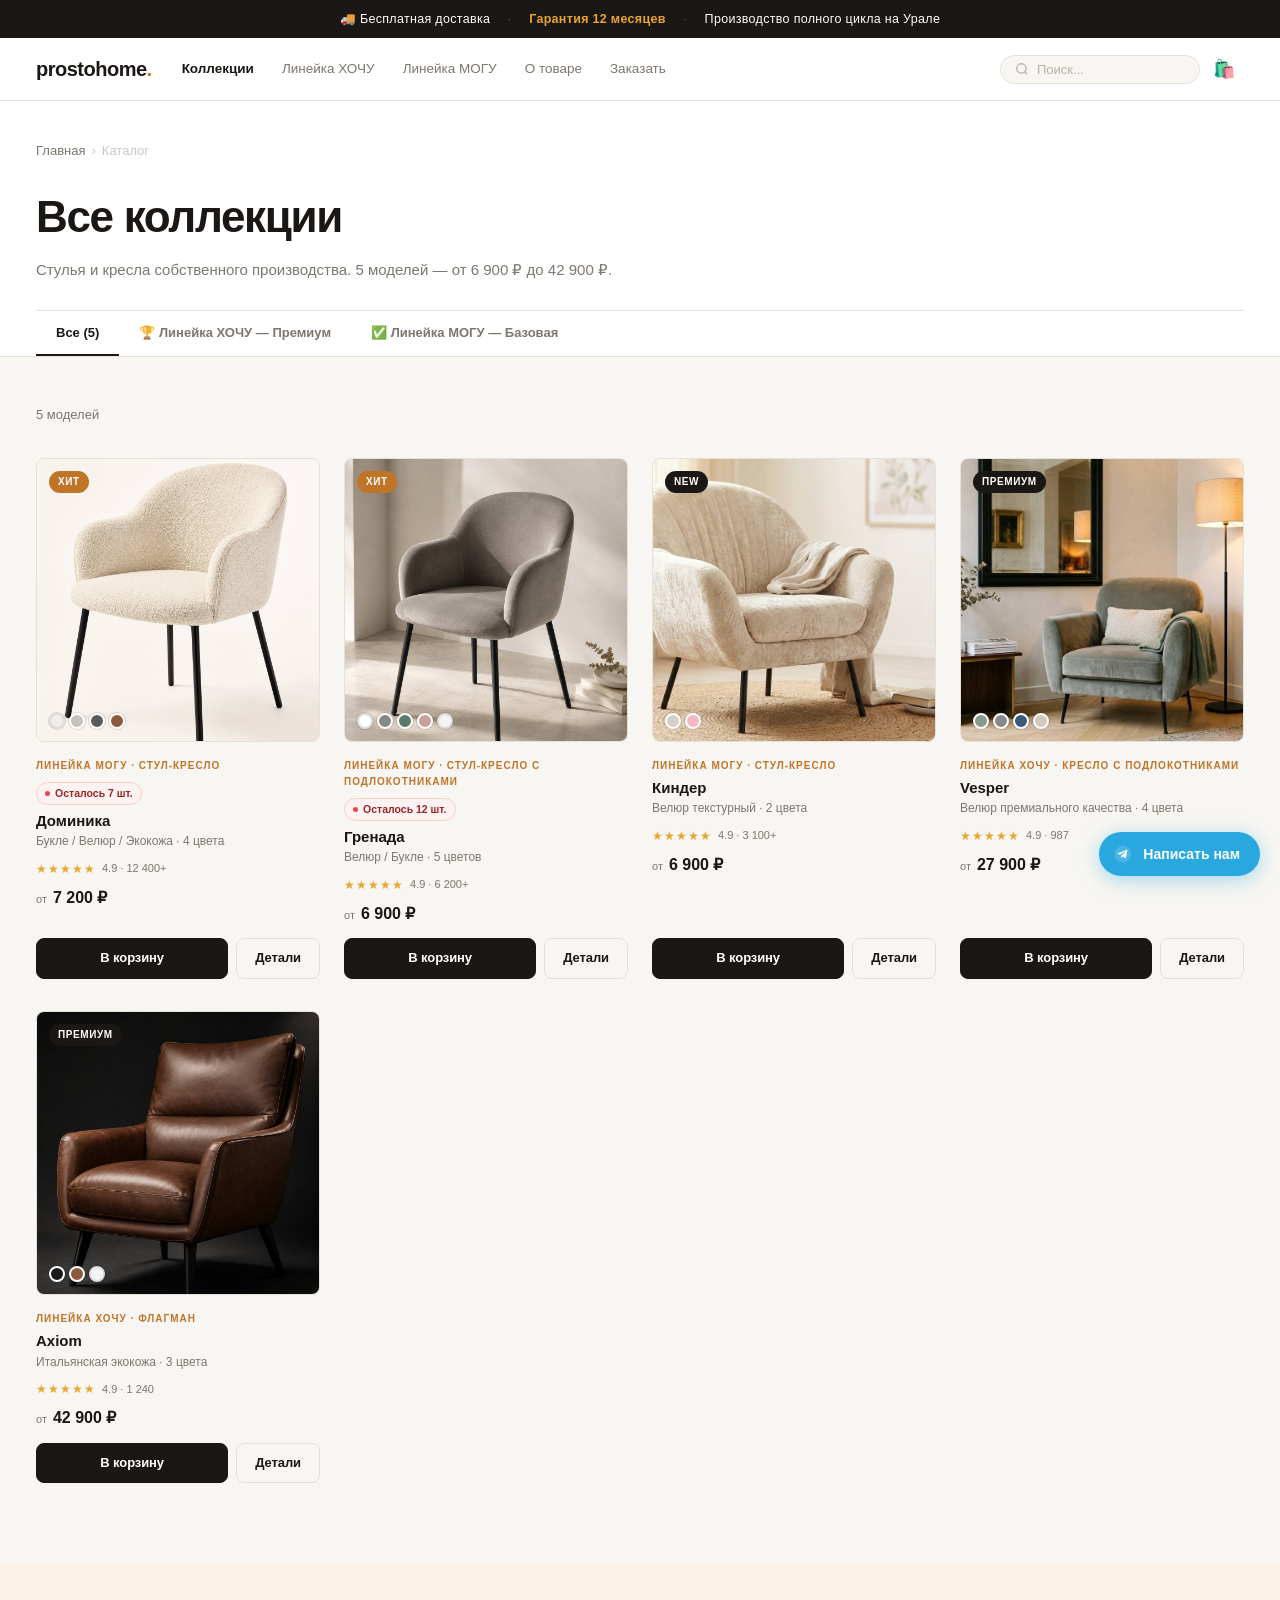
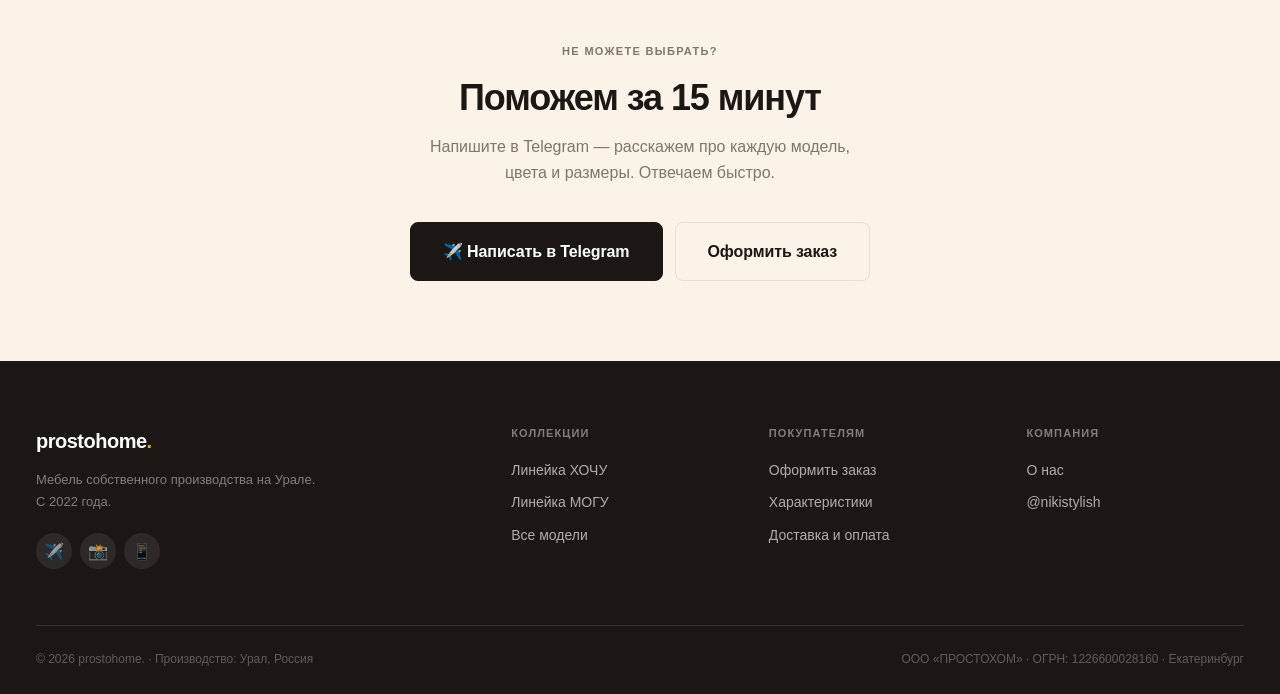
<file: catalog.html>
<!DOCTYPE html>
<html lang="ru">
<head>
<meta charset="UTF-8">
<meta name="viewport" content="width=device-width,initial-scale=1">
<title>Каталог стульев и кресел — prostohome.</title>
<meta name="description" content="Каталог стульев и кресел prostohome. Линейки ХОЧУ и МОГУ. Собственное производство на Урале. Доставка по всей России.">
<link rel="stylesheet" href="style.css">
</head>
<body>

<div class="promo-bar">
  🚚 Бесплатная доставка &nbsp;<span class="sep">·</span>&nbsp;
  <b>Гарантия 12 месяцев</b> &nbsp;<span class="sep">·</span>&nbsp;
  Производство полного цикла на Урале
</div>

<header class="site-header" id="site-header">
  <div class="wrap">
    <div class="header-inner">
      <a href="index.html" class="logo">prostohome<span class="dot">.</span></a>
      <nav class="main-nav">
        <a href="catalog.html" class="active">Коллекции</a>
        <a href="catalog.html?f=hochu">Линейка ХОЧУ</a>
        <a href="catalog.html?f=mogu">Линейка МОГУ</a>
        <a href="product.html">О товаре</a>
        <a href="cart.html">Заказать</a>
      </nav>
      <div class="header-right">
        <div class="h-search-wrap">
          <svg width="14" height="14" fill="none" viewBox="0 0 24 24" stroke="currentColor" stroke-width="2.2"><circle cx="11" cy="11" r="8"/><path d="M21 21l-4.35-4.35"/></svg>
          <input type="text" placeholder="Поиск..." id="searchInp">
        </div>
        <a href="cart.html" class="h-icon">🛍️</a>
        <button class="burger" id="burgerBtn"><span></span><span></span><span></span></button>
      </div>
    </div>
  </div>
</header>

<div class="mobile-menu" id="mobileMenu">
  <div class="mm-top">
    <span class="logo">prostohome<span class="dot">.</span></span>
    <button class="mm-close" id="mmClose">✕</button>
  </div>
  <nav class="mm-nav">
    <a href="catalog.html">Все коллекции</a>
    <a href="catalog.html?f=hochu">Линейка ХОЧУ</a>
    <a href="catalog.html?f=mogu">Линейка МОГУ</a>
    <a href="product.html">О товаре</a>
    <a href="cart.html">Заказать</a>
  </nav>
  <div class="mm-cta">
    <a href="cart.html" class="btn btn-primary btn-full btn-lg">Оформить заказ</a>
  </div>
</div>

<main>

<!-- CAT HERO -->
<div class="cat-page-hero">
  <div class="wrap">
    <nav class="cat-breadcrumb">
      <a href="index.html">Главная</a>
      <span>›</span>
      <span id="breadcrumb">Каталог</span>
    </nav>
    <h1 class="cat-page-title" id="catTitle">Все коллекции</h1>
    <p class="cat-page-sub">Стулья и кресла собственного производства. 5 моделей — от 6 900 ₽ до 42 900 ₽.</p>
    <div class="cat-filters">
      <button class="cat-filter" data-filter="all">Все (5)</button>
      <button class="cat-filter" data-filter="hochu">🏆 Линейка ХОЧУ — Премиум</button>
      <button class="cat-filter" data-filter="mogu">✅ Линейка МОГУ — Базовая</button>
    </div>
  </div>
</div>

<!-- GRID -->
<section class="cat-grid-section">
  <div class="wrap">
    <div class="cat-count" id="catCount">5 моделей</div>

    <div class="prod-grid catalog-mode" id="catGrid">

      <!-- Доминика -->
      <div class="pcard fade-up" data-cat="mogu" onclick="location.href='product.html?model=dominika'">
        <div class="pcard-img">
          <img src="img_dominika_studio.jpg" alt="Доминика" loading="lazy">
          <span class="pcard-badge badge-hot">Хит</span>
          <div class="pcard-swatches">
            <div class="swatch" style="background:#F0EEEA;border-color:#ddd" title="Белый Букле"></div>
            <div class="swatch" style="background:#C5C2BC" title="Серый Букле"></div>
            <div class="swatch" style="background:#5C5B5C" title="Графит"></div>
            <div class="swatch" style="background:#8B5A3A" title="Коричневый"></div>
          </div>
        </div>
        <div class="pcard-body">
          <div class="pcard-tier">Линейка МОГУ · Стул-кресло</div>
          <div class="stock-chip">Осталось 7 шт.</div>
          <div class="pcard-name">Доминика</div>
          <div class="pcard-sub">Букле / Велюр / Экокожа · 4 цвета</div>
          <div class="rating-row"><span class="stars">★★★★★</span><span class="rating-count">4.9 · 12 400+</span></div>
          <div class="pcard-price"><span class="price-from">от</span><span class="price-now">7 200 ₽</span></div>
        </div>
        <div class="pcard-foot">
          <a href="cart.html?model=dominika" class="btn btn-primary btn-full btn-sm" onclick="event.stopPropagation()">В корзину</a>
          <a href="product.html?model=dominika" class="btn btn-outline btn-sm" onclick="event.stopPropagation()">Детали</a>
        </div>
      </div>

      <!-- Гренада -->
      <div class="pcard fade-up" data-cat="mogu" onclick="location.href='product.html?model=grenada'">
        <div class="pcard-img">
          <img src="img_grenada_lifestyle.jpg" alt="Гренада" loading="lazy">
          <span class="pcard-badge badge-hot">Хит</span>
          <div class="pcard-swatches">
            <div class="swatch" style="background:#fff;border-color:#ddd" title="Белый"></div>
            <div class="swatch" style="background:#888" title="Серый"></div>
            <div class="swatch" style="background:#5A7A6A" title="Зелёный"></div>
            <div class="swatch" style="background:#C9A09A" title="Розовый жемчуг"></div>
            <div class="swatch" style="background:#F5F4F2;border-color:#ddd" title="Молочный"></div>
          </div>
        </div>
        <div class="pcard-body">
          <div class="pcard-tier">Линейка МОГУ · Стул-кресло с подлокотниками</div>
          <div class="stock-chip">Осталось 12 шт.</div>
          <div class="pcard-name">Гренада</div>
          <div class="pcard-sub">Велюр / Букле · 5 цветов</div>
          <div class="rating-row"><span class="stars">★★★★★</span><span class="rating-count">4.9 · 6 200+</span></div>
          <div class="pcard-price"><span class="price-from">от</span><span class="price-now">6 900 ₽</span></div>
        </div>
        <div class="pcard-foot">
          <a href="cart.html?model=grenada" class="btn btn-primary btn-full btn-sm" onclick="event.stopPropagation()">В корзину</a>
          <a href="product.html?model=grenada" class="btn btn-outline btn-sm" onclick="event.stopPropagation()">Детали</a>
        </div>
      </div>

      <!-- Киндер -->
      <div class="pcard fade-up" data-cat="mogu" onclick="location.href='product.html?model=kinder'">
        <div class="pcard-img">
          <img src="img_kinder_cream.jpg" alt="Киндер" loading="lazy">
          <span class="pcard-badge badge-new">New</span>
          <div class="pcard-swatches">
            <div class="swatch" style="background:#D4D0C6" title="Молочный"></div>
            <div class="swatch" style="background:#F4B8C0" title="Розовый"></div>
          </div>
        </div>
        <div class="pcard-body">
          <div class="pcard-tier">Линейка МОГУ · Стул-кресло</div>
          <div class="pcard-name">Киндер</div>
          <div class="pcard-sub">Велюр текстурный · 2 цвета</div>
          <div class="rating-row"><span class="stars">★★★★★</span><span class="rating-count">4.9 · 3 100+</span></div>
          <div class="pcard-price"><span class="price-from">от</span><span class="price-now">6 900 ₽</span></div>
        </div>
        <div class="pcard-foot">
          <a href="cart.html?model=kinder" class="btn btn-primary btn-full btn-sm" onclick="event.stopPropagation()">В корзину</a>
          <a href="product.html?model=kinder" class="btn btn-outline btn-sm" onclick="event.stopPropagation()">Детали</a>
        </div>
      </div>

      <!-- Vesper -->
      <div class="pcard fade-up" data-cat="hochu" onclick="location.href='product.html?model=vesper'">
        <div class="pcard-img">
          <img src="img_vesper_lifestyle.jpg" alt="Vesper" loading="lazy">
          <span class="pcard-badge badge-premium">Премиум</span>
          <div class="pcard-swatches">
            <div class="swatch" style="background:#8A9A8A" title="Шалфей"></div>
            <div class="swatch" style="background:#888" title="Серый"></div>
            <div class="swatch" style="background:#3A5A7A" title="Синий"></div>
            <div class="swatch" style="background:#D4C9B8" title="Бежевый"></div>
          </div>
        </div>
        <div class="pcard-body">
          <div class="pcard-tier">Линейка ХОЧУ · Кресло с подлокотниками</div>
          <div class="pcard-name">Vesper</div>
          <div class="pcard-sub">Велюр премиального качества · 4 цвета</div>
          <div class="rating-row"><span class="stars">★★★★★</span><span class="rating-count">4.9 · 987</span></div>
          <div class="pcard-price"><span class="price-from">от</span><span class="price-now">27 900 ₽</span></div>
        </div>
        <div class="pcard-foot">
          <a href="cart.html?model=vesper" class="btn btn-primary btn-full btn-sm" onclick="event.stopPropagation()">В корзину</a>
          <a href="product.html?model=vesper" class="btn btn-outline btn-sm" onclick="event.stopPropagation()">Детали</a>
        </div>
      </div>

      <!-- Axiom -->
      <div class="pcard fade-up" data-cat="hochu" onclick="location.href='product.html?model=axiom'">
        <div class="pcard-img">
          <img src="img_axiom_studio.jpg" alt="Axiom" loading="lazy">
          <span class="pcard-badge badge-premium">Премиум</span>
          <div class="pcard-swatches">
            <div class="swatch" style="background:#1a1a1a" title="Чёрный"></div>
            <div class="swatch" style="background:#8B5A3A" title="Коньяк"></div>
            <div class="swatch" style="background:#F5F5F5;border-color:#ddd" title="Молочный"></div>
          </div>
        </div>
        <div class="pcard-body">
          <div class="pcard-tier">Линейка ХОЧУ · Флагман</div>
          <div class="pcard-name">Axiom</div>
          <div class="pcard-sub">Итальянская экокожа · 3 цвета</div>
          <div class="rating-row"><span class="stars">★★★★★</span><span class="rating-count">4.9 · 1 240</span></div>
          <div class="pcard-price"><span class="price-from">от</span><span class="price-now">42 900 ₽</span></div>
        </div>
        <div class="pcard-foot">
          <a href="cart.html?model=axiom" class="btn btn-primary btn-full btn-sm" onclick="event.stopPropagation()">В корзину</a>
          <a href="product.html?model=axiom" class="btn btn-outline btn-sm" onclick="event.stopPropagation()">Детали</a>
        </div>
      </div>

    </div>

    <!-- Empty state -->
    <div id="emptyState" style="display:none;text-align:center;padding:80px 0;color:var(--muted)">
      <div style="font-size:48px;margin-bottom:16px">🔍</div>
      <div style="font-size:20px;font-weight:800;margin-bottom:8px;color:var(--ink)">Ничего не найдено</div>
      <div style="margin-bottom:24px">Попробуйте другой запрос</div>
      <button class="btn btn-primary" onclick="applyFilter('all')">Все модели</button>
    </div>

  </div>
</section>

<!-- CTA -->
<section class="cta-section">
  <div class="section-label" style="margin-bottom:16px;display:block">Не можете выбрать?</div>
  <h2 class="section-title">Поможем за 15 минут</h2>
  <p>Напишите в Telegram — расскажем про каждую модель, цвета и размеры. Отвечаем быстро.</p>
  <div class="btn-row">
    <a href="https://t.me/nikistylish" target="_blank" class="btn btn-primary btn-lg">✈️ Написать в Telegram</a>
    <a href="cart.html" class="btn btn-outline btn-lg">Оформить заказ</a>
  </div>
</section>

</main>

<footer class="site-footer">
  <div class="wrap">
    <div class="footer-grid">
      <div>
        <div class="f-logo">prostohome<span class="dot">.</span></div>
        <div class="f-tagline">Мебель собственного производства на Урале. С 2022 года.</div>
        <div class="f-socials">
          <a href="https://t.me/nikistylish" target="_blank" class="f-social">✈️</a>
          <a href="https://www.instagram.com/prostohome" target="_blank" class="f-social">📸</a>
          <a href="https://vk.com/prostohome" target="_blank" class="f-social">📱</a>
        </div>
      </div>
      <div>
        <div class="f-head">Коллекции</div>
        <div class="f-links">
          <a href="catalog.html?f=hochu">Линейка ХОЧУ</a>
          <a href="catalog.html?f=mogu">Линейка МОГУ</a>
          <a href="catalog.html">Все модели</a>
        </div>
      </div>
      <div>
        <div class="f-head">Покупателям</div>
        <div class="f-links">
          <a href="cart.html">Оформить заказ</a>
          <a href="product.html">Характеристики</a>
          <a href="cart.html">Доставка и оплата</a>
        </div>
      </div>
      <div>
        <div class="f-head">Компания</div>
        <div class="f-links">
          <a href="index.html#about">О нас</a>
          <a href="https://t.me/nikistylish" target="_blank">@nikistylish</a>
        </div>
      </div>
    </div>
    <div class="footer-bottom">
      <div>© 2026 prostohome. · Производство: Урал, Россия</div>
      <div>ООО «ПРОСТОХОМ» · ОГРН: 1226600028160 · Екатеринбург</div>
    </div>
  </div>
</footer>

<div class="tg-float">
  <a href="https://t.me/nikistylish" target="_blank" class="tg-btn">
    <svg width="20" height="20" viewBox="0 0 24 24" fill="none"><path d="M12 2C6.477 2 2 6.477 2 12s4.477 10 10 10 10-4.477 10-10S17.523 2 12 2z" fill="rgba(255,255,255,.15)"/><path d="M17.386 7.342l-1.892 9.21c-.14.63-.508.785-.99.485l-2.758-2.07-1.328 1.31c-.148.149-.27.274-.553.274l.196-2.853 5.143-4.758c.225-.204-.048-.315-.347-.11l-6.35 4.1-2.737-.878c-.596-.19-.607-.61.124-.9l10.69-4.224c.497-.185.933.116.802.914z" fill="white"/></svg>
    <span class="tg-label">Написать нам</span>
  </a>
</div>
<div class="toast" id="toast"></div>
<script src="script.js"></script>
<script>
window.addEventListener('scroll', () => {
  document.getElementById('site-header').classList.toggle('scrolled', window.scrollY > 10);
});
document.getElementById('burgerBtn').onclick = () => document.getElementById('mobileMenu').classList.add('open');
document.getElementById('mmClose').onclick   = () => document.getElementById('mobileMenu').classList.remove('open');

function applyFilter(f) {
  var cards = document.querySelectorAll('#catGrid .pcard');
  var q = (document.getElementById('searchInp').value || '').trim().toLowerCase();
  var shown = 0;
  cards.forEach(function(c) {
    var catOk  = f === 'all' || c.dataset.cat === f;
    var textOk = !q || c.innerText.toLowerCase().includes(q);
    var show   = catOk && textOk;
    c.classList.toggle('cat-item-hidden', !show);
    if(show) shown++;
  });
  document.getElementById('emptyState').style.display = shown ? 'none' : 'block';
  document.getElementById('catCount').textContent = shown + ' ' + (shown === 1 ? 'модель' : shown < 5 ? 'модели' : 'моделей');
  document.querySelectorAll('.cat-filter').forEach(function(btn) {
    btn.classList.toggle('on', btn.dataset.filter === f);
  });
  var titles = { all: 'Все коллекции', hochu: 'Линейка ХОЧУ — Премиум', mogu: 'Линейка МОГУ — Базовая' };
  document.getElementById('catTitle').textContent = titles[f] || 'Все коллекции';
  document.getElementById('breadcrumb').textContent = f === 'all' ? 'Каталог' : 'Каталог › ' + titles[f];
  history.replaceState(null, '', '?f=' + f);
}

(function() {
  var p = new URLSearchParams(location.search);
  var f = p.get('f') || 'all';
  if(f === 'premium') f = 'hochu';
  if(f === 'base')    f = 'mogu';
  if(!['all','hochu','mogu'].includes(f)) f = 'all';
  applyFilter(f);

  document.querySelectorAll('.cat-filter').forEach(function(btn) {
    btn.addEventListener('click', function() { applyFilter(btn.dataset.filter); });
  });

  var inp = document.getElementById('searchInp');
  var qp = p.get('q') || '';
  if(qp) inp.value = qp;
  inp.addEventListener('input', function() {
    applyFilter(new URLSearchParams(location.search).get('f') || 'all');
  });
})();

var obs = new IntersectionObserver(function(entries) {
  entries.forEach(function(e) { if(e.isIntersecting) e.target.classList.add('vis'); });
}, { threshold: .05, rootMargin: '0px 0px -10px 0px' });
document.querySelectorAll('.fade-up').forEach(function(el) { obs.observe(el); });
// Fallback: ensure cards visible after short delay (covers headless browsers)
setTimeout(function() {
  document.querySelectorAll('.fade-up').forEach(function(el) { el.classList.add('vis'); });
}, 150);
</script>
</body>
</html>
</file>
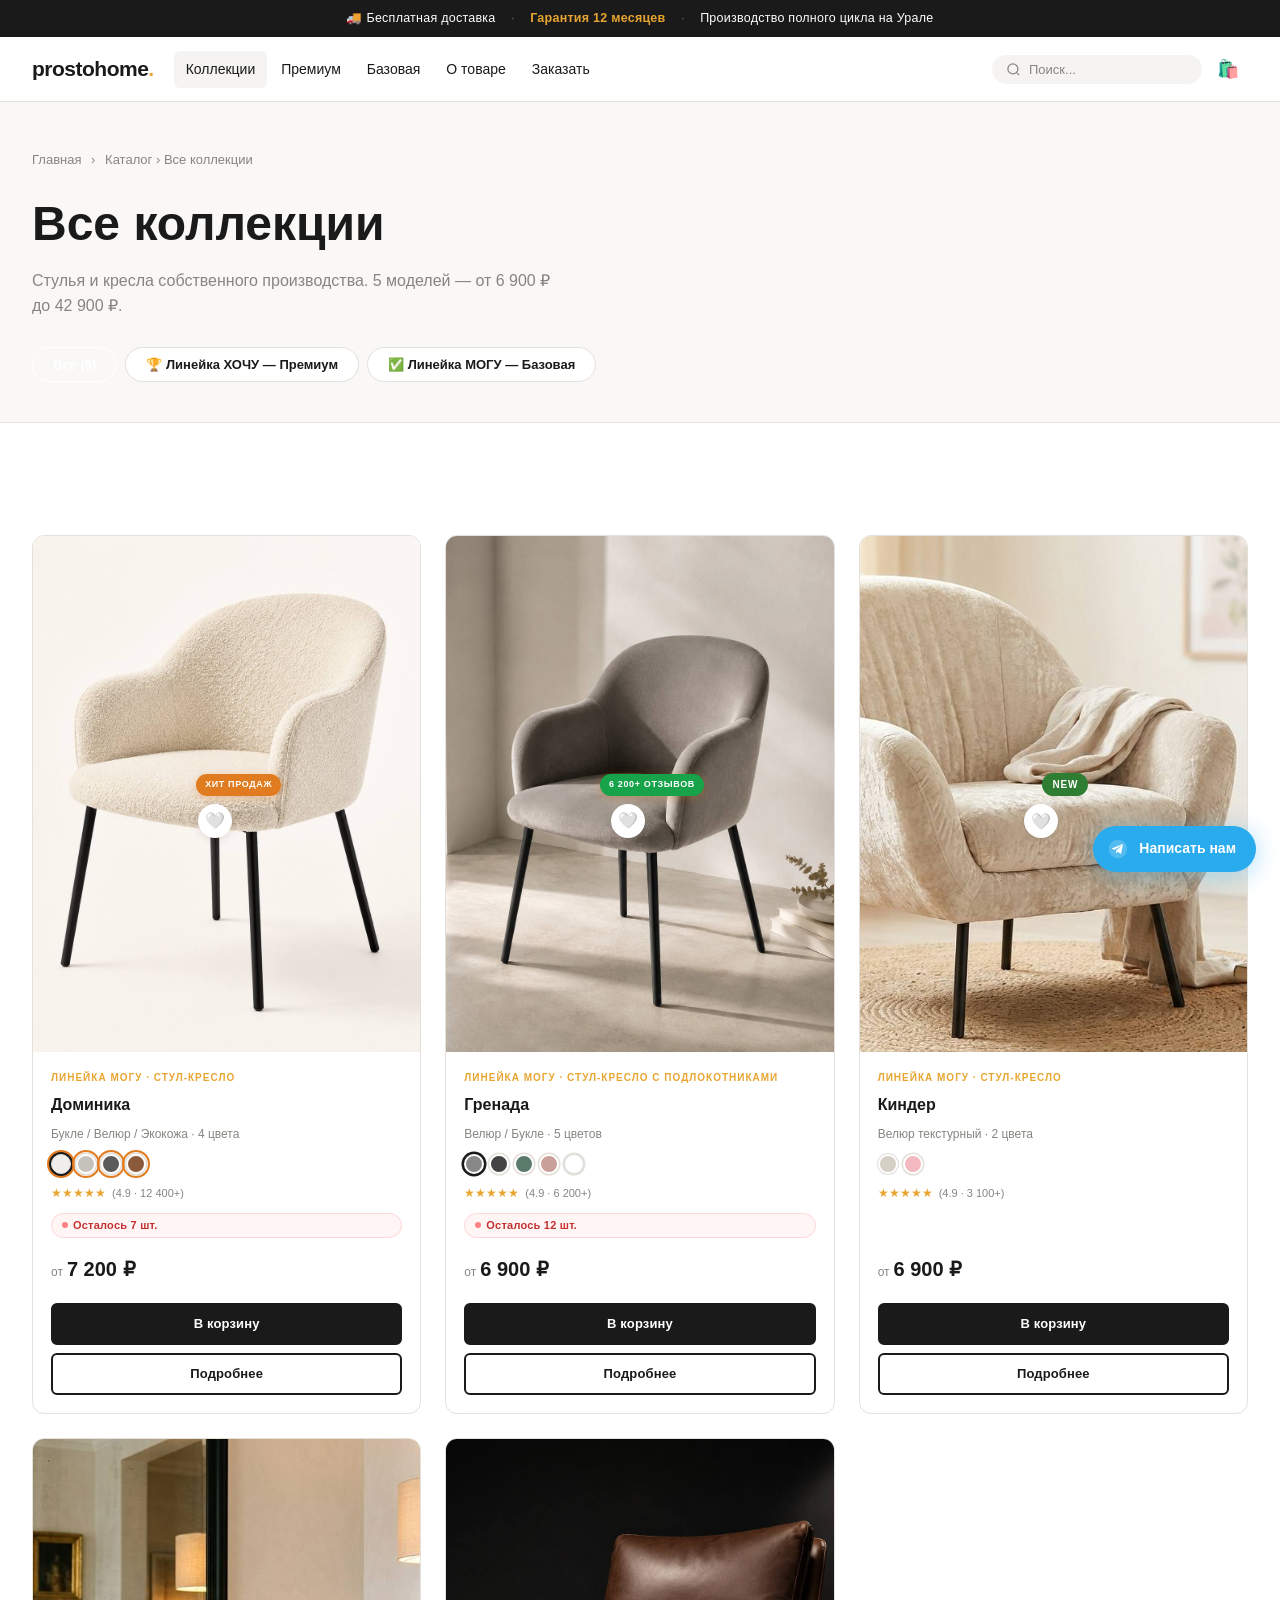
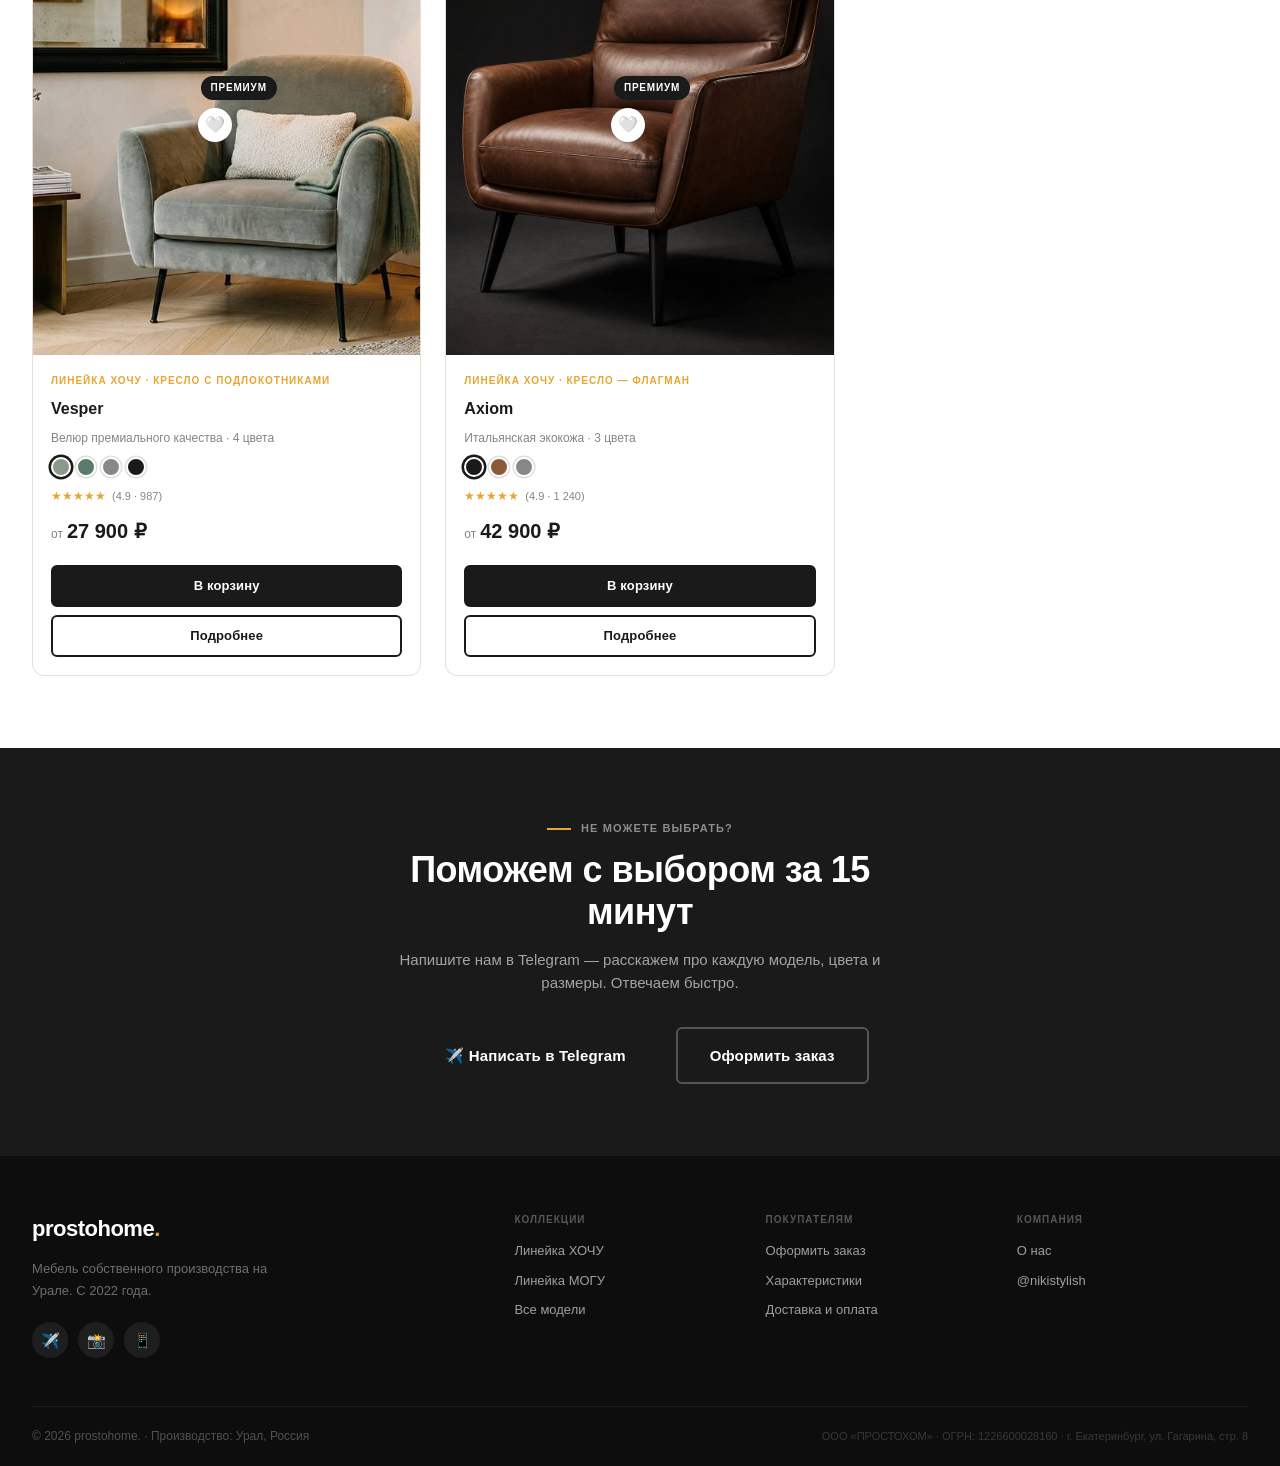
<file: old/catalog.html>
<!DOCTYPE html>
<html lang="ru">
<head>
<meta charset="UTF-8">
<meta name="viewport" content="width=device-width,initial-scale=1">
<title>Каталог стульев и кресел — prostohome.</title>
<meta name="description" content="Каталог стульев и кресел prostohome. Линейки ХОЧУ и МОГУ. Собственное производство на Урале. Доставка по всей России.">
<link rel="stylesheet" href="style.css">
</head>
<body>

<!-- PROMO BAR -->
<div class="promo-bar">
  🚚 Бесплатная доставка &nbsp;<span class="sep">·</span>&nbsp;
  <b>Гарантия 12 месяцев</b> &nbsp;<span class="sep">·</span>&nbsp;
  Производство полного цикла на Урале
</div>

<!-- HEADER -->
<header class="site-header">
  <div class="wrap">
    <div class="header-inner">
      <a href="index.html" class="logo">prostohome<span class="dot">.</span></a>
      <nav class="main-nav">
        <a href="catalog.html" class="active">Коллекции</a>
        <a href="catalog.html?f=hochu">Премиум</a>
        <a href="catalog.html?f=mogu">Базовая</a>
        <a href="product.html">О товаре</a>
        <a href="cart.html">Заказать</a>
      </nav>
      <div class="header-right">
        <div class="header-search">
          <svg width="15" height="15" fill="none" viewBox="0 0 24 24" stroke="currentColor" stroke-width="2"><circle cx="11" cy="11" r="8"/><path d="M21 21l-4.35-4.35"/></svg>
          <input type="text" placeholder="Поиск..." id="searchInp">
        </div>
        <button class="icon-btn" onclick="location.href='cart.html'" title="Оформить заказ">🛍️</button>
        <button class="burger" aria-label="Меню"><span></span><span></span><span></span></button>
      </div>
    </div>
  </div>
</header>

<!-- MOBILE MENU -->
<div class="mobile-menu">
  <div class="mm-top">
    <span class="logo">prostohome<span class="dot">.</span></span>
    <button class="mm-close" aria-label="Закрыть">✕</button>
  </div>
  <nav class="mm-nav">
    <a href="catalog.html">Все коллекции</a>
    <a href="catalog.html?f=hochu">Линейка ХОЧУ</a>
    <a href="catalog.html?f=mogu">Линейка МОГУ</a>
    <a href="product.html">О товаре / Характеристики</a>
    <a href="cart.html">Заказать</a>
  </nav>
  <div class="mm-cta">
    <a href="catalog.html" class="btn btn-primary btn-full">Смотреть каталог</a>
    <a href="cart.html" class="btn btn-outline btn-full">Оформить заказ</a>
  </div>
</div>

<main>

<!-- CATALOG HERO -->
<div class="cat-hero">
  <div class="wrap">
    <nav style="font-size:13px;color:var(--gray);margin-bottom:16px">
      <a href="index.html" style="color:var(--gray);text-decoration:none">Главная</a>
      <span style="margin:0 6px">›</span>
      <span id="breadcrumb">Каталог</span>
    </nav>
    <h1 class="cat-hero-title" id="catTitle">Все коллекции</h1>
    <p style="color:var(--gray);font-size:16px;max-width:520px">Стулья и кресла собственного производства. 5 моделей — от 6 900 ₽ до 42 900 ₽.</p>
    <div class="cat-filters">
      <button class="cat-filter" data-filter="all">Все (5)</button>
      <button class="cat-filter" data-filter="hochu">🏆 Линейка ХОЧУ — Премиум</button>
      <button class="cat-filter" data-filter="mogu">✅ Линейка МОГУ — Базовая</button>
    </div>
  </div>
</div>

<!-- CATALOG GRID -->
<section class="section">
  <div class="wrap">

    <div class="cat-grid" id="catGrid">

      <!-- Доминика -->
      <div class="pcard fade-up" data-cat="mogu">
        <div class="pcard-img">
          <img class="pcard-photo" src="../img_dominika_studio.jpg" alt="Доминика — Букле Белый" loading="lazy" style="object-position:center 20%">
          <span class="badge-aaa">Хит продаж</span>
          <button class="pcard-wish">🤍</button>
        </div>
        <div class="pcard-body">
          <div class="pcard-tier">Линейка МОГУ · Стул-кресло</div>
          <div class="pcard-name">Доминика</div>
          <div class="pcard-sub">Букле / Велюр / Экокожа · 4 цвета</div>
          <div class="pcard-colors">
            <div class="csw on aaa-color" style="background:#F0EEEA;border:1px solid #ddd" title="Белый Букле"></div>
            <div class="csw aaa-color" style="background:#C5C2BC" title="Серый Букле"></div>
            <div class="csw aaa-color" style="background:#5C5B5C" title="Графит Букле"></div>
            <div class="csw aaa-color" style="background:#8B5A3A" title="Коричневый Экокожа"></div>
          </div>
          <div class="pcard-rating"><span class="stars-sm">★★★★★</span><span class="r-cnt">(4.9 · 12 400+)</span></div>
          <div class="stock-chip">Осталось 7 шт.</div>
          <div class="pcard-price"><span class="price-from">от</span><span class="price-now">7 200 ₽</span></div>
        </div>
        <div class="pcard-foot">
          <a href="cart.html?model=dominika" class="btn btn-primary btn-full btn-sm">В корзину</a>
          <a href="product.html?model=dominika" class="btn btn-outline btn-full btn-sm">Подробнее</a>
        </div>
      </div>

      <!-- Гренада -->
      <div class="pcard fade-up" data-cat="mogu">
        <div class="pcard-img">
          <img class="pcard-photo" src="../img_grenada_lifestyle.jpg" alt="Гренада — Серый Велюр" loading="lazy" style="object-position:center 25%">
          <span class="badge-aaa" style="background:#16a34a">6 200+ отзывов</span>
          <button class="pcard-wish">🤍</button>
        </div>
        <div class="pcard-body">
          <div class="pcard-tier">Линейка МОГУ · Стул-кресло с подлокотниками</div>
          <div class="pcard-name">Гренада</div>
          <div class="pcard-sub">Велюр / Букле · 5 цветов</div>
          <div class="pcard-colors">
            <div class="csw on" style="background:#888" title="Серый"></div>
            <div class="csw" style="background:#444" title="Графит"></div>
            <div class="csw" style="background:#5A7A6A" title="Зелёный"></div>
            <div class="csw" style="background:#C9A09A" title="Розовый жемчуг"></div>
            <div class="csw" style="background:#fff;border:1px solid #ddd" title="Белый"></div>
          </div>
          <div class="pcard-rating"><span class="stars-sm">★★★★★</span><span class="r-cnt">(4.9 · 6 200+)</span></div>
          <div class="stock-chip">Осталось 12 шт.</div>
          <div class="pcard-price"><span class="price-from">от</span><span class="price-now">6 900 ₽</span></div>
        </div>
        <div class="pcard-foot">
          <a href="cart.html?model=grenada" class="btn btn-primary btn-full btn-sm">В корзину</a>
          <a href="product.html?model=grenada" class="btn btn-outline btn-full btn-sm">Подробнее</a>
        </div>
      </div>

      <!-- Киндер -->
      <div class="pcard fade-up" data-cat="mogu">
        <div class="pcard-img">
          <img class="pcard-photo" src="../img_kinder_cream.jpg" alt="Киндер — Молочный велюр" loading="lazy" style="object-position:center 15%">
          <span class="pcard-badge badge-new">NEW</span>
          <button class="pcard-wish">🤍</button>
        </div>
        <div class="pcard-body">
          <div class="pcard-tier">Линейка МОГУ · Стул-кресло</div>
          <div class="pcard-name">Киндер</div>
          <div class="pcard-sub">Велюр текстурный · 2 цвета</div>
          <div class="pcard-colors">
            <div class="csw on" style="background:#D4D0C6;box-shadow:0 0 0 1px rgba(0,0,0,.12)" title="Молочный"></div>
            <div class="csw" style="background:#F4B8C0" title="Розовый"></div>
          </div>
          <div class="pcard-rating"><span class="stars-sm">★★★★★</span><span class="r-cnt">(4.9 · 3 100+)</span></div>
          <div class="pcard-price"><span class="price-from">от</span><span class="price-now">6 900 ₽</span></div>
        </div>
        <div class="pcard-foot">
          <a href="cart.html?model=kinder" class="btn btn-primary btn-full btn-sm">В корзину</a>
          <a href="product.html?model=kinder" class="btn btn-outline btn-full btn-sm">Подробнее</a>
        </div>
      </div>

      <!-- Vesper -->
      <div class="pcard fade-up" data-cat="hochu">
        <div class="pcard-img">
          <img class="pcard-photo" src="../img_vesper_lifestyle.jpg" alt="Vesper — Велюр шалфей" loading="lazy" style="object-position:center 30%">
          <span class="pcard-badge badge-premium">ПРЕМИУМ</span>
          <button class="pcard-wish">🤍</button>
        </div>
        <div class="pcard-body">
          <div class="pcard-tier">Линейка ХОЧУ · Кресло с подлокотниками</div>
          <div class="pcard-name">Vesper</div>
          <div class="pcard-sub">Велюр премиального качества · 4 цвета</div>
          <div class="pcard-colors">
            <div class="csw on" style="background:#8A9A8A" title="Шалфей"></div>
            <div class="csw" style="background:#5A7A6A" title="Зелёный"></div>
            <div class="csw" style="background:#888" title="Серый"></div>
            <div class="csw" style="background:#1a1a1a" title="Антрацит"></div>
          </div>
          <div class="pcard-rating"><span class="stars-sm">★★★★★</span><span class="r-cnt">(4.9 · 987)</span></div>
          <div class="pcard-price"><span class="price-from">от</span><span class="price-now">27 900 ₽</span></div>
        </div>
        <div class="pcard-foot">
          <a href="cart.html?model=vesper" class="btn btn-primary btn-full btn-sm">В корзину</a>
          <a href="product.html?model=vesper" class="btn btn-outline btn-full btn-sm">Подробнее</a>
        </div>
      </div>

      <!-- Axiom -->
      <div class="pcard fade-up" data-cat="hochu">
        <div class="pcard-img">
          <img class="pcard-photo" src="../img_axiom_studio.jpg" alt="Axiom — Итальянская экокожа" loading="lazy" style="object-position:center 25%">
          <span class="pcard-badge badge-premium">ПРЕМИУМ</span>
          <button class="pcard-wish">🤍</button>
        </div>
        <div class="pcard-body">
          <div class="pcard-tier">Линейка ХОЧУ · Кресло — флагман</div>
          <div class="pcard-name">Axiom</div>
          <div class="pcard-sub">Итальянская экокожа · 3 цвета</div>
          <div class="pcard-colors">
            <div class="csw on" style="background:#1a1a1a" title="Чёрный"></div>
            <div class="csw" style="background:#8B5A3A" title="Коньяк"></div>
            <div class="csw" style="background:#888" title="Серый"></div>
          </div>
          <div class="pcard-rating"><span class="stars-sm">★★★★★</span><span class="r-cnt">(4.9 · 1 240)</span></div>
          <div class="pcard-price"><span class="price-from">от</span><span class="price-now">42 900 ₽</span></div>
        </div>
        <div class="pcard-foot">
          <a href="cart.html?model=axiom" class="btn btn-primary btn-full btn-sm">В корзину</a>
          <a href="product.html?model=axiom" class="btn btn-outline btn-full btn-sm">Подробнее</a>
        </div>
      </div>

    </div>

    <!-- Empty state -->
    <div id="emptyState" style="display:none;text-align:center;padding:80px 0;color:var(--gray)">
      <div style="font-size:48px;margin-bottom:16px">🔍</div>
      <div style="font-size:18px;font-weight:700;margin-bottom:8px">Ничего не найдено</div>
      <div>Попробуйте другой запрос или посмотрите все модели</div>
      <button class="btn btn-primary" style="margin-top:20px" onclick="applyFilter('all')">Все модели</button>
    </div>

  </div>
</section>

<!-- CTA BOTTOM -->
<section class="section-dark section" style="text-align:center">
  <div class="wrap" style="max-width:600px;margin:0 auto">
    <div class="sec-label" style="justify-content:center;margin-bottom:12px;color:rgba(255,255,255,.5)">Не можете выбрать?</div>
    <h2 class="sec-title" style="color:#fff;margin-bottom:16px">Поможем с выбором за 15 минут</h2>
    <p style="color:rgba(255,255,255,.6);font-size:15px;margin-bottom:32px">Напишите нам в Telegram — расскажем про каждую модель, цвета и размеры. Отвечаем быстро.</p>
    <div style="display:flex;gap:16px;justify-content:center;flex-wrap:wrap">
      <a href="https://t.me/nikistylish" target="_blank" class="btn btn-primary btn-lg">✈️ Написать в Telegram</a>
      <a href="cart.html" class="btn btn-outline btn-lg" style="border-color:rgba(255,255,255,.25);color:#fff">Оформить заказ</a>
    </div>
  </div>
</section>

</main>

<!-- FOOTER -->
<footer class="site-footer">
  <div class="wrap">
    <div class="footer-grid">
      <div>
        <div class="f-logo">prostohome<span class="dot">.</span></div>
        <div class="f-tagline">Мебель собственного производства на Урале. С 2022 года.</div>
        <div class="f-socials" style="margin-top:16px">
          <a href="https://t.me/nikistylish" target="_blank" class="f-social" title="Telegram" style="text-decoration:none">✈️</a>
          <a href="https://www.instagram.com/prostohome" target="_blank" class="f-social" title="Instagram" style="text-decoration:none">📸</a>
          <a href="https://vk.com/prostohome" target="_blank" class="f-social" title="ВКонтакте" style="text-decoration:none">📱</a>
        </div>
      </div>
      <div>
        <div class="f-head">Коллекции</div>
        <div class="f-links">
          <a href="catalog.html?f=hochu">Линейка ХОЧУ</a>
          <a href="catalog.html?f=mogu">Линейка МОГУ</a>
          <a href="catalog.html">Все модели</a>
        </div>
      </div>
      <div>
        <div class="f-head">Покупателям</div>
        <div class="f-links">
          <a href="cart.html">Оформить заказ</a>
          <a href="product.html">Характеристики</a>
          <a href="cart.html">Доставка и оплата</a>
        </div>
      </div>
      <div>
        <div class="f-head">Компания</div>
        <div class="f-links">
          <a href="index.html#about">О нас</a>
          <a href="https://t.me/nikistylish" target="_blank">@nikistylish</a>
        </div>
      </div>
    </div>
    <div class="footer-bottom">
      <div class="f-copy">© 2026 prostohome. · Производство: Урал, Россия</div>
      <div class="f-req">ООО «ПРОСТОХОМ» · ОГРН: 1226600028160 · г. Екатеринбург, ул. Гагарина, стр. 8</div>
    </div>
  </div>
</footer>

<!-- FLOATING TELEGRAM -->
<div class="tg-float">
  <a href="https://t.me/nikistylish" target="_blank" class="tg-btn" title="Написать в Telegram">
    <svg width="22" height="22" viewBox="0 0 24 24" fill="none">
      <path d="M12 2C6.477 2 2 6.477 2 12s4.477 10 10 10 10-4.477 10-10S17.523 2 12 2z" fill="rgba(255,255,255,.2)"/>
      <path d="M17.386 7.342l-1.892 9.21c-.14.63-.508.785-.99.485l-2.758-2.07-1.328 1.31c-.148.149-.27.274-.553.274l.196-2.853 5.143-4.758c.225-.204-.048-.315-.347-.11l-6.35 4.1-2.737-.878c-.596-.19-.607-.61.124-.9l10.69-4.224c.497-.185.933.116.802.914z" fill="white"/>
    </svg>
    <span class="tg-label">Написать нам</span>
  </a>
</div>

<div class="toast"></div>

<script src="../script.js"></script>
<script>
function applyFilter(f) {
  var cards = document.querySelectorAll('#catGrid .pcard');
  var q = document.getElementById('searchInp').value.trim().toLowerCase();
  var shown = 0;
  cards.forEach(function(c) {
    var catMatch = (f === 'all') || (c.dataset.cat === f);
    var textMatch = !q || c.innerText.toLowerCase().includes(q);
    if(catMatch && textMatch) { c.classList.remove('cat-item-hidden'); shown++; }
    else { c.classList.add('cat-item-hidden'); }
  });
  document.getElementById('emptyState').style.display = shown ? 'none' : 'block';
  document.querySelectorAll('.cat-filter').forEach(function(btn){
    btn.classList.toggle('on', btn.dataset.filter === f);
  });
  var titles = {all:'Все коллекции', hochu:'Линейка ХОЧУ — Премиум', mogu:'Линейка МОГУ — Базовая'};
  document.getElementById('catTitle').textContent = titles[f] || 'Все коллекции';
  document.getElementById('breadcrumb').textContent = titles[f] ? 'Каталог › ' + titles[f] : 'Каталог';
  history.replaceState(null,'', '?f=' + f);
}

(function(){
  var params = new URLSearchParams(location.search);
  var f = params.get('f') || 'all';
  if(f === 'premium') f = 'hochu';
  if(f === 'base') f = 'mogu';
  if(!['all','hochu','mogu'].includes(f)) f = 'all';
  applyFilter(f);

  document.querySelectorAll('.cat-filter').forEach(function(btn){
    btn.addEventListener('click', function(){ applyFilter(btn.dataset.filter); });
  });

  var inp = document.getElementById('searchInp');
  var qParam = params.get('q') || '';
  if(qParam) { inp.value = qParam; applyFilter(f); }
  inp.addEventListener('input', function(){ applyFilter(new URLSearchParams(location.search).get('f') || 'all'); });
  inp.addEventListener('keydown', function(e){ if(e.key==='Enter') applyFilter(new URLSearchParams(location.search).get('f') || 'all'); });
})();

var obs = new IntersectionObserver(function(entries){
  entries.forEach(function(e){ if(e.isIntersecting) e.target.classList.add('vis'); });
},{threshold:.08});
document.querySelectorAll('.fade-up').forEach(function(el){ obs.observe(el); });
</script>
</body>
</html>
</file>
<file: style.css>
/* ============================================================
   prostohome. — Design System v5
   Inspired by: Thuma (warm minimal), Terra (clean grid)
   Lazyweb research: furniture ecommerce best practices
   Direction: human-approachable × editorial warm
   ============================================================ */

:root {
  /* ── Palette ────────────────────────── */
  --bg:        #F8F6F2;   /* thuma warm off-white */
  --surface:   #FFFFFF;
  --ink:       #1A1714;   /* warm near-black */
  --muted:     #7C776F;
  --subtle:    #B8B2A8;
  --border:    #E5E0D8;
  --hover-bg:  #F0EDE8;

  /* Brand */
  --gold:      #C07428;   /* prostohome amber, deeper than before */
  --gold-lt:   #FBF3E7;
  --gold-mid:  #E8A530;

  /* Status */
  --red:       #C0392B;
  --green:     #2E7D32;

  /* ── Typography ─────────────────────── */
  --font: -apple-system, BlinkMacSystemFont, 'Helvetica Neue', Arial, sans-serif;
  --font-display: 'Georgia', 'Times New Roman', serif;  /* for hero headlines only */

  /* ── Spacing / Layout ───────────────── */
  --max:       1280px;
  --gap:       24px;

  /* ── Radius ─────────────────────────── */
  --r-xs:      4px;
  --r-sm:      8px;
  --r-md:      14px;
  --r-lg:      20px;
  --r-pill:    999px;

  /* ── Shadow ──────────────────────────── */
  --shadow-sm: 0 1px 4px rgba(0,0,0,.06);
  --shadow-md: 0 4px 24px rgba(0,0,0,.09);
  --shadow-lg: 0 12px 48px rgba(0,0,0,.13);

  /* ── Transition ─────────────────────── */
  --ease: .22s ease;
}

/* ── RESET ───────────────────────────────────── */
*, *::before, *::after { box-sizing: border-box; margin: 0; padding: 0; }
html { scroll-behavior: smooth; font-size: 16px; }
body {
  font-family: var(--font);
  color: var(--ink);
  background: var(--bg);
  -webkit-font-smoothing: antialiased;
  -moz-osx-font-smoothing: grayscale;
  line-height: 1.6;
}
img  { display: block; max-width: 100%; }
a    { color: inherit; text-decoration: none; }
button { cursor: pointer; border: none; background: none; font-family: inherit; }
input, select, textarea { font-family: inherit; }
ul   { list-style: none; }

/* ── CONTAINER ───────────────────────────────── */
.wrap {
  max-width: var(--max);
  margin: 0 auto;
  padding: 0 20px;
}
@media (min-width: 768px)  { .wrap { padding: 0 36px; } }
@media (min-width: 1320px) { .wrap { padding: 0 48px; } }

/* ── PROMO BAR ───────────────────────────────── */
.promo-bar {
  background: var(--ink);
  color: #fff;
  text-align: center;
  padding: 9px 16px;
  font-size: 12.5px;
  letter-spacing: .025em;
}
.promo-bar b { color: var(--gold-mid); }
.promo-bar .sep { opacity: .3; margin: 0 10px; }

/* ── HEADER ──────────────────────────────────── */
.site-header {
  position: sticky;
  top: 0;
  z-index: 200;
  background: var(--surface);
  border-bottom: 1px solid var(--border);
  transition: box-shadow var(--ease);
}
.site-header.scrolled { box-shadow: var(--shadow-sm); }

.header-inner {
  display: flex;
  align-items: center;
  height: 62px;
  gap: 16px;
}

.logo {
  font-size: 20px;
  font-weight: 900;
  letter-spacing: -.5px;
  flex-shrink: 0;
  color: var(--ink);
}
.logo .dot { color: var(--gold); }

.main-nav { display: none; flex: 1; gap: 0; }
@media (min-width: 960px) { .main-nav { display: flex; } }
.main-nav a {
  padding: 8px 14px;
  font-size: 13.5px;
  font-weight: 500;
  border-radius: var(--r-sm);
  color: var(--muted);
  transition: color var(--ease), background var(--ease);
  white-space: nowrap;
}
.main-nav a:hover { color: var(--ink); background: var(--hover-bg); }
.main-nav a.active { color: var(--ink); font-weight: 700; }

.header-right { margin-left: auto; display: flex; align-items: center; gap: 4px; }

.h-search-wrap {
  display: none;
  align-items: center;
  gap: 8px;
  background: var(--bg);
  border: 1px solid var(--border);
  border-radius: var(--r-pill);
  padding: 6px 14px;
  width: 200px;
  transition: border-color var(--ease);
}
.h-search-wrap:focus-within { border-color: var(--gold); }
@media (min-width: 768px) { .h-search-wrap { display: flex; } }
.h-search-wrap svg { color: var(--subtle); flex-shrink: 0; }
.h-search-wrap input { border: none; background: none; outline: none; font-size: 13px; width: 100%; }
.h-search-wrap input::placeholder { color: var(--subtle); }

.h-icon {
  width: 40px; height: 40px;
  display: flex; align-items: center; justify-content: center;
  border-radius: 50%;
  font-size: 18px;
  transition: background var(--ease);
  position: relative;
}
.h-icon:hover { background: var(--hover-bg); }

/* burger */
.burger {
  display: flex; flex-direction: column; justify-content: center;
  gap: 5px; width: 36px; height: 36px; padding: 6px;
  border-radius: var(--r-sm);
  transition: background var(--ease);
}
@media (min-width: 960px) { .burger { display: none; } }
.burger:hover { background: var(--hover-bg); }
.burger span {
  display: block; height: 1.5px;
  background: var(--ink); border-radius: 1px;
  transition: all .2s;
}

/* ── MOBILE MENU ─────────────────────────────── */
.mobile-menu {
  display: none;
  position: fixed; inset: 0;
  background: var(--surface);
  z-index: 1000;
  flex-direction: column;
  padding: 24px 24px 40px;
  overflow-y: auto;
}
.mobile-menu.open { display: flex; }
.mm-top {
  display: flex; align-items: center;
  justify-content: space-between;
  margin-bottom: 40px;
}
.mm-close {
  width: 40px; height: 40px;
  display: flex; align-items: center; justify-content: center;
  border-radius: 50%; font-size: 20px; color: var(--muted);
  transition: background var(--ease);
}
.mm-close:hover { background: var(--hover-bg); }
.mm-nav { display: flex; flex-direction: column; gap: 4px; flex: 1; }
.mm-nav a {
  font-size: 18px; font-weight: 600;
  padding: 14px 0;
  border-bottom: 1px solid var(--border);
  color: var(--ink);
  transition: color var(--ease);
}
.mm-nav a:hover { color: var(--gold); }
.mm-cta { display: flex; flex-direction: column; gap: 12px; padding-top: 32px; }

/* ── BUTTONS ─────────────────────────────────── */
.btn {
  display: inline-flex; align-items: center; justify-content: center;
  gap: 8px; font-size: 14px; font-weight: 700;
  border-radius: var(--r-sm); padding: 12px 24px;
  transition: all var(--ease); cursor: pointer; border: 1.5px solid transparent;
  letter-spacing: -.1px; white-space: nowrap;
}
.btn-primary {
  background: var(--ink); color: var(--surface); border-color: var(--ink);
}
.btn-primary:hover { background: #2A2520; border-color: #2A2520; }

.btn-gold {
  background: var(--gold); color: var(--surface); border-color: var(--gold);
}
.btn-gold:hover { background: #A5631E; border-color: #A5631E; }

.btn-outline {
  background: transparent; color: var(--ink); border-color: var(--border);
}
.btn-outline:hover { border-color: var(--ink); background: var(--hover-bg); }

.btn-ghost {
  background: transparent; color: var(--muted); border-color: transparent;
  padding: 10px 16px; font-weight: 600; font-size: 13px;
}
.btn-ghost:hover { color: var(--ink); background: var(--hover-bg); }

.btn-full { width: 100%; }
.btn-sm   { padding: 9px 18px; font-size: 13px; }
.btn-lg   { padding: 16px 32px; font-size: 16px; }

/* Explore link (Thuma-style text CTA) */
.explore-link {
  display: inline-flex; align-items: center; gap: 6px;
  font-size: 13px; font-weight: 700; letter-spacing: .05em;
  text-transform: uppercase; color: var(--ink);
  border-bottom: 1.5px solid var(--ink);
  padding-bottom: 1px;
  transition: color var(--ease), border-color var(--ease);
}
.explore-link:hover { color: var(--gold); border-color: var(--gold); }

/* ── HERO ────────────────────────────────────── */
.hero {
  display: grid;
  grid-template-columns: 1fr 1fr;
  min-height: calc(100vh - 100px);
  max-height: 800px;
  overflow: hidden;
}
@media (max-width: 760px) {
  .hero { grid-template-columns: 1fr; min-height: auto; max-height: none; }
}

.hero-content {
  display: flex; flex-direction: column;
  justify-content: center;
  padding: clamp(40px, 8vw, 100px) clamp(24px, 6vw, 80px);
  background: var(--surface);
}

.hero-kicker {
  font-size: 11px; font-weight: 700; letter-spacing: .14em;
  text-transform: uppercase; color: var(--muted);
  margin-bottom: 20px;
  display: flex; align-items: center; gap: 10px;
}
.hero-kicker::before {
  content: ''; display: block; width: 24px; height: 1.5px; background: var(--muted);
}

.hero-h1 {
  font-size: clamp(36px, 5vw, 64px);
  font-weight: 900; line-height: 1.08;
  letter-spacing: -.03em;
  color: var(--ink);
  margin-bottom: 24px;
}

.hero-sub {
  font-size: 16px; color: var(--muted); line-height: 1.7;
  max-width: 400px; margin-bottom: 40px;
}

.hero-actions { display: flex; gap: 12px; flex-wrap: wrap; }

.hero-proof {
  margin-top: 40px; padding-top: 32px;
  border-top: 1px solid var(--border);
  display: flex; gap: 32px; flex-wrap: wrap;
}
.hero-stat { }
.hero-stat-num { font-size: 24px; font-weight: 900; letter-spacing: -.03em; color: var(--ink); }
.hero-stat-label { font-size: 12px; color: var(--muted); margin-top: 2px; }

.hero-image {
  background: var(--bg);
  overflow: hidden;
  position: relative;
}
.hero-image img {
  width: 100%; height: 100%; object-fit: cover;
  object-position: center 20%;
}
@media (max-width: 760px) {
  .hero-image { aspect-ratio: 4/3; }
  .hero-content { order: 2; }
  .hero-image  { order: 1; }
}

/* ── SECTION SHELL ───────────────────────────── */
.section { padding: 80px 0; }
.section-sm { padding: 48px 0; }
@media (max-width: 600px) { .section { padding: 48px 0; } }

.section-head {
  display: flex; align-items: flex-end;
  justify-content: space-between; gap: 16px;
  margin-bottom: 40px;
}
@media (max-width: 600px) { .section-head { flex-direction: column; align-items: flex-start; margin-bottom: 24px; } }

.section-title {
  font-size: clamp(22px, 3.5vw, 36px);
  font-weight: 900; letter-spacing: -.03em; color: var(--ink);
  line-height: 1.15;
}
.section-label {
  font-size: 11px; font-weight: 700; letter-spacing: .12em;
  text-transform: uppercase; color: var(--muted);
  margin-bottom: 10px;
}
.section-desc {
  font-size: 16px; color: var(--muted); line-height: 1.7;
  max-width: 480px; margin-top: 10px;
}

/* ── CATEGORY BLOCKS (2-col, like Thuma categories) ── */
.cat-blocks {
  display: grid; grid-template-columns: 1fr 1fr; gap: 16px;
}
@media (max-width: 600px) { .cat-blocks { grid-template-columns: 1fr; } }

.cat-block {
  position: relative; border-radius: var(--r-md); overflow: hidden;
  aspect-ratio: 4/3; background: var(--bg);
  display: flex; align-items: flex-end;
}
.cat-block img {
  position: absolute; inset: 0;
  width: 100%; height: 100%; object-fit: cover;
  transition: transform .5s ease;
}
.cat-block:hover img { transform: scale(1.03); }
.cat-block-body {
  position: relative;
  background: linear-gradient(to top, rgba(0,0,0,.65) 0%, transparent 100%);
  width: 100%; padding: 32px 28px 28px;
}
.cat-block-label { font-size: 11px; font-weight: 700; letter-spacing: .1em; text-transform: uppercase; color: rgba(255,255,255,.7); margin-bottom: 6px; }
.cat-block-name  { font-size: 22px; font-weight: 900; color: #fff; margin-bottom: 14px; }
.cat-block-link  {
  display: inline-flex; align-items: center; gap: 6px;
  font-size: 12px; font-weight: 700; letter-spacing: .08em; text-transform: uppercase;
  color: #fff; border-bottom: 1.5px solid rgba(255,255,255,.6);
  padding-bottom: 2px; transition: border-color var(--ease);
}
.cat-block:hover .cat-block-link { border-color: #fff; }

/* ── PRODUCT GRID (Thuma-style) ───────────────── */
.prod-grid {
  display: grid;
  grid-template-columns: repeat(4, 1fr);
  gap: 32px 24px;
}
@media (max-width: 1024px) { .prod-grid { grid-template-columns: repeat(3, 1fr); } }
@media (max-width: 700px)  { .prod-grid { grid-template-columns: repeat(2, 1fr); gap: 20px 12px; } }
@media (max-width: 400px)  { .prod-grid { grid-template-columns: 1fr; } }

/* ── PRODUCT CARD (minimal, Thuma-inspired) ─────── */
.pcard {
  display: flex; flex-direction: column;
  cursor: pointer;
  transition: opacity var(--ease);
}
.pcard:hover { opacity: .92; }

.pcard-img {
  width: 100%;
  aspect-ratio: 1 / 1;   /* square like Thuma/Terra */
  background: var(--surface);
  border-radius: var(--r-sm);
  overflow: hidden;
  position: relative;
  margin-bottom: 16px;
  border: 1px solid var(--border);
}
.pcard-img img {
  width: 100%; height: 100%;
  object-fit: cover; object-position: center;
  transition: transform .45s ease;
}
.pcard:hover .pcard-img img { transform: scale(1.04); }

/* Badges */
.pcard-badge {
  position: absolute; top: 12px; left: 12px;
  font-size: 10px; font-weight: 800; letter-spacing: .06em;
  text-transform: uppercase; padding: 3px 9px; border-radius: var(--r-pill);
  z-index: 1;
}
.badge-new     { background: var(--ink);   color: #fff; }
.badge-hot     { background: var(--gold);  color: #fff; }
.badge-premium { background: var(--ink);   color: #fff; }
.badge-sale    { background: var(--red);   color: #fff; }

/* Color swatches */
.pcard-swatches {
  position: absolute; bottom: 12px; left: 12px;
  display: flex; gap: 4px; z-index: 1;
}
.swatch {
  width: 16px; height: 16px; border-radius: 50%;
  border: 2px solid var(--surface);
  box-shadow: 0 0 0 1px rgba(0,0,0,.12);
  cursor: pointer;
}

/* Card body */
.pcard-body { flex: 1; }

.pcard-tier {
  font-size: 10px; font-weight: 700; letter-spacing: .1em;
  text-transform: uppercase; color: var(--gold);
  margin-bottom: 4px;
}
.pcard-name {
  font-size: 15px; font-weight: 800;
  color: var(--ink); line-height: 1.3;
  margin-bottom: 2px;
}
.pcard-sub {
  font-size: 12px; color: var(--muted);
  margin-bottom: 8px;
}
.pcard-price {
  display: flex; align-items: baseline; gap: 6px;
}
.price-now { font-size: 16px; font-weight: 900; color: var(--ink); }
.price-from { font-size: 11px; color: var(--muted); }

/* Card foot (hidden, shows on hover) */
.pcard-foot {
  margin-top: 12px;
  display: flex; gap: 8px;
  opacity: 0; transform: translateY(4px);
  transition: opacity var(--ease), transform var(--ease);
}
@media (hover: none) { .pcard-foot { opacity: 1; transform: none; } }
.pcard:hover .pcard-foot { opacity: 1; transform: none; }

/* Catalog: always show foot */
.catalog-mode .pcard-foot { opacity: 1; transform: none; }

/* ── FEATURES STRIP ──────────────────────────── */
.features {
  background: var(--ink); color: #fff;
  padding: 0;
}
.features-grid {
  display: grid;
  grid-template-columns: repeat(4, 1fr);
  border-top: 1px solid rgba(255,255,255,.1);
}
@media (max-width: 700px) { .features-grid { grid-template-columns: repeat(2, 1fr); } }
.feature-item {
  padding: 32px 28px;
  border-right: 1px solid rgba(255,255,255,.1);
  border-bottom: 1px solid rgba(255,255,255,.1);
}
.feature-item:last-child { border-right: none; }
@media (max-width: 700px) { .feature-item:nth-child(2n) { border-right: none; } }
.feature-icon { font-size: 24px; margin-bottom: 10px; }
.feature-name { font-size: 13px; font-weight: 800; margin-bottom: 4px; }
.feature-desc { font-size: 12px; color: rgba(255,255,255,.55); line-height: 1.6; }

/* ── ABOUT / BRAND STRIP ─────────────────────── */
.brand-strip {
  display: grid; grid-template-columns: 1fr 1fr;
  min-height: 480px; overflow: hidden;
}
@media (max-width: 700px) { .brand-strip { grid-template-columns: 1fr; } }
.brand-img { background: var(--bg); overflow: hidden; }
.brand-img img { width: 100%; height: 100%; object-fit: cover; }
.brand-body {
  background: var(--surface);
  display: flex; flex-direction: column; justify-content: center;
  padding: clamp(40px, 8vw, 80px) clamp(28px, 6vw, 72px);
}
.brand-body .section-label { margin-bottom: 16px; }
.brand-body .section-title { margin-bottom: 20px; }
.brand-body p { font-size: 15px; color: var(--muted); line-height: 1.8; margin-bottom: 16px; }
.brand-body p:last-of-type { margin-bottom: 32px; }

/* ── CTA SECTION ─────────────────────────────── */
.cta-section {
  background: var(--gold-lt);
  text-align: center;
  padding: 80px 20px;
}
.cta-section .section-title { margin-bottom: 16px; }
.cta-section p { font-size: 16px; color: var(--muted); margin-bottom: 36px; max-width: 440px; margin-left: auto; margin-right: auto; }
.cta-section .btn-row { display: flex; gap: 12px; justify-content: center; flex-wrap: wrap; }

/* ── CATALOG PAGE ────────────────────────────── */
.cat-page-hero {
  background: var(--surface);
  border-bottom: 1px solid var(--border);
  padding: 40px 0 0;
}
.cat-breadcrumb {
  display: flex; gap: 6px; align-items: center;
  font-size: 13px; color: var(--muted);
  margin-bottom: 20px;
}
.cat-breadcrumb a { transition: color var(--ease); }
.cat-breadcrumb a:hover { color: var(--ink); }
.cat-breadcrumb span { opacity: .4; }

.cat-page-title { font-size: clamp(26px, 4vw, 44px); font-weight: 900; letter-spacing: -.03em; margin-bottom: 6px; }
.cat-page-sub   { font-size: 15px; color: var(--muted); margin-bottom: 28px; }

/* Filter tabs */
.cat-filters {
  display: flex; gap: 0; border-top: 1px solid var(--border);
  overflow-x: auto; -webkit-overflow-scrolling: touch;
  scrollbar-width: none;
}
.cat-filters::-webkit-scrollbar { display: none; }
.cat-filter {
  flex-shrink: 0;
  padding: 14px 20px;
  font-size: 13px; font-weight: 600; color: var(--muted);
  border-bottom: 2px solid transparent;
  transition: color var(--ease), border-color var(--ease);
  background: none; cursor: pointer; white-space: nowrap;
}
.cat-filter:hover { color: var(--ink); }
.cat-filter.on {
  color: var(--ink); border-bottom-color: var(--ink);
  font-weight: 700;
}

.cat-grid-section { padding: 48px 0 80px; }

.cat-count { font-size: 13px; color: var(--muted); margin-bottom: 32px; }

.cat-item-hidden { display: none !important; }

/* ── STOCK CHIP ───────────────────────────────── */
.stock-chip {
  display: inline-flex; align-items: center; gap: 5px;
  font-size: 10.5px; font-weight: 700; color: #9B2626;
  background: #FEF2F2; border: 1px solid #FECACA;
  border-radius: var(--r-pill); padding: 2px 8px;
  margin-bottom: 6px;
}
.stock-chip::before {
  content: ''; width: 5px; height: 5px;
  border-radius: 50%; background: #EF4444;
  animation: blink 1.4s infinite; flex-shrink: 0;
}
@keyframes blink { 0%,100%{opacity:1} 50%{opacity:.25} }

/* ── RATING ──────────────────────────────────── */
.stars { color: var(--gold-mid); font-size: 12px; letter-spacing: 1px; }
.rating-row { display: flex; align-items: center; gap: 6px; margin-bottom: 6px; }
.rating-count { font-size: 11px; color: var(--muted); }

/* ── FOOTER ──────────────────────────────────── */
.site-footer {
  background: var(--ink); color: rgba(255,255,255,.7);
  padding: 64px 0 0;
}
.footer-grid {
  display: grid;
  grid-template-columns: 2fr 1fr 1fr 1fr;
  gap: 40px;
  padding-bottom: 56px;
  border-bottom: 1px solid rgba(255,255,255,.1);
}
@media (max-width: 900px) { .footer-grid { grid-template-columns: 1fr 1fr; } }
@media (max-width: 500px) { .footer-grid { grid-template-columns: 1fr; } }

.f-logo { font-size: 20px; font-weight: 900; color: #fff; letter-spacing: -.5px; margin-bottom: 12px; }
.f-logo .dot { color: var(--gold-mid); }
.f-tagline { font-size: 13px; line-height: 1.7; color: rgba(255,255,255,.45); max-width: 280px; margin-bottom: 20px; }
.f-socials { display: flex; gap: 8px; }
.f-social {
  width: 36px; height: 36px;
  background: rgba(255,255,255,.08);
  border-radius: 50%; display: flex; align-items: center; justify-content: center;
  font-size: 16px; text-decoration: none;
  transition: background var(--ease);
}
.f-social:hover { background: rgba(255,255,255,.15); }

.f-head { font-size: 11px; font-weight: 800; letter-spacing: .1em; text-transform: uppercase; color: rgba(255,255,255,.45); margin-bottom: 16px; }
.f-links { display: flex; flex-direction: column; gap: 10px; }
.f-links a { font-size: 14px; color: rgba(255,255,255,.65); transition: color var(--ease); }
.f-links a:hover { color: #fff; }

.footer-bottom {
  padding: 24px 0;
  display: flex; justify-content: space-between; align-items: center;
  gap: 12px; flex-wrap: wrap;
  font-size: 12px; color: rgba(255,255,255,.3);
}

/* ── FLOATING TELEGRAM ───────────────────────── */
.tg-float {
  position: fixed; bottom: 24px; right: 20px;
  z-index: 500;
}
.tg-btn {
  display: flex; align-items: center; gap: 10px;
  background: #29A8E0; color: #fff;
  border-radius: var(--r-pill);
  padding: 11px 20px 11px 14px;
  box-shadow: 0 4px 20px rgba(41,168,224,.4);
  font-size: 14px; font-weight: 700;
  transition: box-shadow var(--ease), transform var(--ease);
}
.tg-btn:hover { box-shadow: 0 8px 32px rgba(41,168,224,.5); transform: translateY(-1px); }
@media (max-width: 600px) {
  .tg-btn { border-radius: 50%; width: 50px; height: 50px; padding: 0; justify-content: center; }
  .tg-label { display: none; }
}

/* ── TOAST ───────────────────────────────────── */
.toast {
  position: fixed; bottom: 90px; left: 50%; transform: translateX(-50%);
  background: var(--ink); color: #fff; padding: 10px 20px;
  border-radius: var(--r-pill); font-size: 14px; font-weight: 600;
  opacity: 0; pointer-events: none; transition: opacity .25s;
  white-space: nowrap; z-index: 9999;
}
.toast.show { opacity: 1; }

/* ── ANIMATIONS ──────────────────────────────── */
.fade-up {
  opacity: 0; transform: translateY(20px);
  transition: opacity .5s ease, transform .5s ease;
}
.fade-up.vis { opacity: 1; transform: none; }

/* ── UTILITY ─────────────────────────────────── */
.text-muted  { color: var(--muted); }
.text-gold   { color: var(--gold); }
.text-center { text-align: center; }
.mt-8  { margin-top: 8px; }
.mt-16 { margin-top: 16px; }
.mt-24 { margin-top: 24px; }
.mb-8  { margin-bottom: 8px; }
.mb-16 { margin-bottom: 16px; }

/* divider */
.divider { border: none; border-top: 1px solid var(--border); margin: 32px 0; }

/* ── HERO TEXT LINK (secondary CTA) ─────────────── */
.hero-text-link {
  display: inline-flex;
  align-items: center;
  font-size: 14px;
  font-weight: 600;
  color: var(--ink);
  text-decoration: underline;
  text-underline-offset: 3px;
  text-decoration-color: var(--border);
  padding: 14px 4px;
  transition: text-decoration-color var(--ease), color var(--ease);
}
.hero-text-link:hover {
  color: var(--gold);
  text-decoration-color: var(--gold);
}

/* ── HERO H1 — stronger typography ──────────────── */
.hero-h1 {
  font-size: clamp(40px, 5.5vw, 72px) !important;
}

/* ── MOBILE IMPROVEMENTS (390px) ────────────────── */
@media (max-width: 480px) {
  .hero-content {
    padding: 32px 20px 40px;
  }
  .hero-h1 {
    font-size: clamp(34px, 10vw, 48px) !important;
    margin-bottom: 16px;
  }
  .hero-sub {
    font-size: 15px;
    margin-bottom: 28px;
  }
  .hero-actions {
    flex-direction: column;
    gap: 8px;
  }
  .hero-actions .btn {
    width: 100%;
    justify-content: center;
    text-align: center;
  }
  .hero-text-link { padding: 10px 0; }
  .hero-proof {
    gap: 20px;
    margin-top: 24px;
    padding-top: 20px;
  }
  .hero-stat-num { font-size: 20px; }

  .features-grid {
    grid-template-columns: 1fr 1fr;
    gap: 16px;
  }
  .feature-item { padding: 16px; }
  .feature-icon { font-size: 22px; margin-bottom: 6px; }
  .feature-name { font-size: 13px; }
  .feature-desc { font-size: 12px; }

  .prod-grid {
    grid-template-columns: 1fr 1fr;
    gap: 12px;
  }

  .pcard-name { font-size: 13px; }
  .pcard-price { font-size: 15px; }

  .brand-strip {
    grid-template-columns: 1fr;
    gap: 0;
  }
  .brand-img { aspect-ratio: 3/2; }

  .cta-section { padding: 48px 20px; }
  .cta-section .btn-row { flex-direction: column; gap: 10px; }
  .cta-section .btn { width: 100%; justify-content: center; }
}

/* Footer responsive on mobile */
@media (max-width: 600px) {
  .footer-grid {
    grid-template-columns: 1fr 1fr;
    gap: 28px 20px;
  }
  .footer-brand { grid-column: 1 / -1; }
}
@media (max-width: 380px) {
  .footer-grid { grid-template-columns: 1fr; }
}

/* ── PRODUCT GRID — mobile 2-col always ─────────── */
@media (max-width: 480px) {
  .catalog-grid {
    grid-template-columns: 1fr 1fr !important;
    gap: 12px;
  }
}
</file>
<file: old/style.css>
/* ============================================================
   prostohome. — Design System
   Mobile-first · No dependencies · 2026
   ============================================================ */

:root {
  --white:   #FFFFFF;
  --off:     #F9F8F6;
  --light:   #F5F4F2;
  --beige:   #EDE8E1;
  --border:  #E4E0DA;
  --gray:    #888580;
  --dark:    #1A1A1A;
  --black:   #0D0D0D;
  --gold:    #E8A530;
  --sale:    #C0392B;
  --green:   #2E7D32;

  --radius:  6px;
  --radius-lg: 12px;
  --shadow:  0 2px 20px rgba(0,0,0,.07);
  --shadow-lg: 0 8px 40px rgba(0,0,0,.12);
  --transition: .2s ease;
  --font: 'Segoe UI', -apple-system, BlinkMacSystemFont, Arial, sans-serif;
  --max: 1280px;
}

/* RESET */
*, *::before, *::after { box-sizing: border-box; margin: 0; padding: 0; }
html { scroll-behavior: smooth; font-size: 16px; }
body { font-family: var(--font); color: var(--dark); background: var(--white); -webkit-font-smoothing: antialiased; line-height: 1.55; }
img { display: block; max-width: 100%; }
a { color: inherit; text-decoration: none; }
button { cursor: pointer; border: none; background: none; font-family: inherit; }
input, select { font-family: inherit; }
ul { list-style: none; }

/* CONTAINER */
.wrap { max-width: var(--max); margin: 0 auto; padding: 0 20px; }
@media (min-width:768px) { .wrap { padding: 0 32px; } }
@media (min-width:1320px) { .wrap { padding: 0 40px; } }

/* ── PROMO BAR ─────────────────────────────── */
.promo-bar {
  background: var(--dark); color: var(--white);
  text-align: center; padding: 9px 16px; font-size: 12.5px; letter-spacing: .02em;
}
.promo-bar b { color: var(--gold); }
.promo-bar .sep { opacity: .35; margin: 0 8px; }

/* ── HEADER ────────────────────────────────── */
.site-header {
  position: sticky; top: 0; z-index: 100;
  background: var(--white); border-bottom: 1px solid var(--border);
  transition: box-shadow var(--transition);
}
.site-header.scrolled { box-shadow: var(--shadow); }
.header-inner { display: flex; align-items: center; height: 64px; gap: 20px; }
.logo { font-size: 21px; font-weight: 900; letter-spacing: -.5px; flex-shrink: 0; }
.logo .dot { color: var(--gold); }
.main-nav { display: none; flex: 1; gap: 2px; }
@media (min-width:960px) { .main-nav { display: flex; } }
.main-nav a {
  padding: 8px 12px; font-size: 14px; font-weight: 500; border-radius: var(--radius);
  transition: background var(--transition); white-space: nowrap;
}
.main-nav a:hover, .main-nav a.active { background: var(--light); }
.header-right { margin-left: auto; display: flex; align-items: center; gap: 6px; }
.header-search {
  display: none; align-items: center; background: var(--light);
  border-radius: 24px; padding: 7px 14px; gap: 8px; width: 210px;
}
@media (min-width:768px) { .header-search { display: flex; } }
.header-search svg { color: var(--gray); flex-shrink: 0; }
.header-search input { border: none; background: none; outline: none; font-size: 13px; width: 100%; }
.header-search input::placeholder { color: var(--gray); }
.icon-btn {
  width: 40px; height: 40px; display: flex; align-items: center; justify-content: center;
  border-radius: 50%; transition: background var(--transition); position: relative;
  font-size: 18px;
}
.icon-btn:hover { background: var(--light); }
.cart-dot {
  position: absolute; top: 5px; right: 5px; width: 8px; height: 8px;
  background: var(--gold); border-radius: 50%; border: 2px solid var(--white);
}
.cart-dot.hidden { display: none; }
.burger {
  width: 40px; height: 40px; display: flex; flex-direction: column;
  align-items: center; justify-content: center; gap: 5px;
  border-radius: var(--radius); transition: background var(--transition);
}
.burger:hover { background: var(--light); }
.burger span { display: block; width: 22px; height: 2px; background: var(--dark); border-radius: 2px; transition: var(--transition); }
@media (min-width:960px) { .burger { display: none; } }
.burger.open span:nth-child(1) { transform: rotate(45deg) translate(5px,5px); }
.burger.open span:nth-child(2) { opacity: 0; }
.burger.open span:nth-child(3) { transform: rotate(-45deg) translate(5px,-5px); }

/* MOBILE MENU */
.mobile-menu {
  display: none; position: fixed; inset: 0; background: var(--white);
  z-index: 200; flex-direction: column; overflow-y: auto;
}
.mobile-menu.open { display: flex; }
.mm-top { display: flex; align-items: center; justify-content: space-between; padding: 16px 20px; border-bottom: 1px solid var(--border); }
.mm-close { font-size: 24px; background: none; border: none; cursor: pointer; width: 40px; height: 40px; display: flex; align-items: center; justify-content: center; }
.mm-nav { display: flex; flex-direction: column; }
.mm-nav a { padding: 16px 24px; font-size: 16px; font-weight: 500; border-bottom: 1px solid var(--border); display: flex; justify-content: space-between; align-items: center; }
.mm-nav a::after { content: '›'; color: var(--gray); font-size: 20px; }
.mm-cta { padding: 20px; display: flex; flex-direction: column; gap: 10px; }

/* ── BUTTONS ───────────────────────────────── */
.btn {
  display: inline-flex; align-items: center; justify-content: center; gap: 8px;
  font-size: 14px; font-weight: 700; padding: 12px 24px;
  border-radius: var(--radius); border: 2px solid transparent;
  transition: all var(--transition); white-space: nowrap; cursor: pointer; letter-spacing: .01em;
}
.btn-primary { background: var(--dark); color: var(--white); border-color: var(--dark); }
.btn-primary:hover { background: #333; }
.btn-outline { background: transparent; color: var(--dark); border-color: var(--dark); }
.btn-outline:hover { background: var(--dark); color: var(--white); }
.btn-gold { background: var(--gold); color: var(--dark); border-color: var(--gold); font-weight: 800; }
.btn-gold:hover { background: #d4941f; border-color: #d4941f; }
.btn-wb { background: #CB11AB; color: var(--white); border-color: #CB11AB; }
.btn-wb:hover { background: #a80e8e; }
.btn-ozon { background: #005BFF; color: var(--white); border-color: #005BFF; }
.btn-ozon:hover { background: #0049cc; }
.btn-sm { padding: 9px 18px; font-size: 13px; }
.btn-lg { padding: 15px 32px; font-size: 15px; }
.btn-xl { padding: 18px 40px; font-size: 16px; }
.btn-full { width: 100%; }
.btn-icon { gap: 6px; }

/* ── SECTION HELPERS ───────────────────────── */
.section { padding: 72px 0; }
.section-sm { padding: 48px 0; }
.section-dark { background: var(--dark); color: var(--white); }
.section-off { background: var(--off); }
.section-beige { background: var(--beige); }
.sec-head { display: flex; align-items: flex-end; justify-content: space-between; gap: 16px; margin-bottom: 40px; }
.sec-label {
  font-size: 11px; font-weight: 700; letter-spacing: .1em; text-transform: uppercase;
  color: var(--gold); margin-bottom: 10px; display: flex; align-items: center; gap: 10px;
}
.sec-label::before { content: ''; width: 24px; height: 2px; background: var(--gold); display: block; }
.sec-title { font-size: 28px; font-weight: 900; letter-spacing: -.5px; line-height: 1.15; }
@media (min-width:768px) { .sec-title { font-size: 36px; } }
.sec-link { font-size: 13px; font-weight: 600; color: var(--gray); white-space: nowrap; text-decoration: underline; text-underline-offset: 3px; }
.sec-link:hover { color: var(--dark); }

/* ── HERO ──────────────────────────────────── */
.hero { background: var(--light); overflow: hidden; }
.hero-inner { display: grid; grid-template-columns: 1fr; min-height: 600px; }
@media (min-width:900px) { .hero-inner { grid-template-columns: 52% 1fr; } }
.hero-content { display: flex; flex-direction: column; justify-content: center; padding: 56px 24px 56px 0; }
@media (max-width:899px) { .hero-content { padding: 48px 0; } }
.hero-eyebrow {
  display: inline-flex; align-items: center; gap: 8px;
  background: var(--beige); border-radius: 20px; padding: 7px 14px;
  font-size: 11px; font-weight: 700; letter-spacing: .08em; text-transform: uppercase;
  color: var(--dark); margin-bottom: 24px; width: fit-content;
}
.hero-eyebrow .pulse { width: 7px; height: 7px; border-radius: 50%; background: var(--gold); }
.hero-h1 {
  font-size: 44px; font-weight: 900; line-height: 1.05; letter-spacing: -2px;
  margin-bottom: 20px;
}
@media (min-width:768px) { .hero-h1 { font-size: 60px; } }
@media (min-width:1100px) { .hero-h1 { font-size: 72px; } }
.hero-bullets { display: flex; flex-direction: column; gap: 10px; margin-bottom: 28px; }
.hero-bullet { display: flex; align-items: center; gap: 10px; font-size: 15px; color: #444; }
.hero-bullet::before { content: ''; width: 6px; height: 6px; border-radius: 50%; background: var(--gold); flex-shrink: 0; }
.hero-rating {
  display: inline-flex; align-items: center; gap: 10px;
  background: var(--white); border-radius: 30px; padding: 10px 18px;
  box-shadow: var(--shadow); margin-bottom: 32px; width: fit-content;
}
.hero-rating .stars { color: var(--gold); font-size: 14px; }
.hero-rating .val { font-size: 16px; font-weight: 900; }
.hero-rating .cnt { font-size: 12px; color: var(--gray); }
.hero-cta { display: flex; gap: 12px; flex-wrap: wrap; }
.hero-visual { background: var(--beige); position: relative; overflow: hidden; display: flex; align-items: center; justify-content: center; min-height: 360px; }
.hero-placeholder {
  width: 100%; height: 100%; min-height: 360px;
  background: #EEEBE6;
  display: flex; flex-direction: column; align-items: center; justify-content: center;
  gap: 12px; color: #B8B0A6;
}
.hero-placeholder .ph-icon { font-size: 64px; opacity: .4; }
.hero-placeholder .ph-text { font-size: 12px; font-weight: 600; letter-spacing: .06em; text-transform: uppercase; }

/* ── PRODUCT PHOTO PLACEHOLDER ─────────────── */
.ph-box {
  background: #F5F5F5;
  display: flex; flex-direction: column; align-items: center; justify-content: center;
  gap: 10px; color: #BDBDBD;
}
.ph-box .ph-icon { font-size: 40px; opacity: .5; }
.ph-box .ph-label { font-size: 11px; font-weight: 600; letter-spacing: .05em; text-transform: uppercase; }

/* ── STATS ─────────────────────────────────── */
.stats-bar { background: var(--dark); }
.stats-grid { display: grid; grid-template-columns: repeat(2,1fr); }
@media (min-width:768px) { .stats-grid { grid-template-columns: repeat(4,1fr); } }
.stat-cell {
  padding: 36px 24px; border-right: 1px solid rgba(255,255,255,.07);
  border-bottom: 1px solid rgba(255,255,255,.07); display: flex; flex-direction: column; gap: 6px;
}
.stat-cell:nth-child(2n) { border-right: none; }
@media (min-width:768px) {
  .stat-cell { border-bottom: none; }
  .stat-cell:nth-child(2n) { border-right: 1px solid rgba(255,255,255,.07); }
  .stat-cell:last-child { border-right: none; }
}
.stat-num { font-size: 38px; font-weight: 900; color: var(--gold); letter-spacing: -1px; line-height: 1; }
.stat-desc { font-size: 13px; color: rgba(255,255,255,.5); line-height: 1.5; }
.stat-tag { display: inline-flex; font-size: 10px; font-weight: 700; letter-spacing: .06em; text-transform: uppercase; color: var(--gold); background: rgba(232,165,48,.12); padding: 3px 8px; border-radius: 10px; width: fit-content; margin-top: 4px; }

/* ── COLLECTIONS ───────────────────────────── */
.collections-intro { max-width: 640px; margin-bottom: 48px; }
.collections-intro p { font-size: 16px; color: #555; line-height: 1.7; }
.collection-row { display: grid; gap: 24px; margin-bottom: 24px; }
.collection-row.two { grid-template-columns: 1fr; }
@media (min-width:600px) { .collection-row.two { grid-template-columns: repeat(2,1fr); } }
@media (min-width:900px) { .collection-row.three { grid-template-columns: repeat(3,1fr); } }
.collection-row.three { grid-template-columns: 1fr; }
@media (min-width:600px) { .collection-row.three { grid-template-columns: repeat(2,1fr); } }

/* Product Card */
.pcard {
  background: var(--white); border: 1px solid var(--border); border-radius: var(--radius-lg);
  overflow: hidden; display: flex; flex-direction: column;
  transition: box-shadow var(--transition), transform var(--transition);
}
.pcard:hover { box-shadow: var(--shadow-lg); transform: translateY(-4px); border-color: transparent; }
.pcard-img {
  aspect-ratio: 3/4; background: #F5F5F5; position: relative;
  display: flex; flex-direction: column; align-items: center; justify-content: center;
  gap: 8px; overflow: hidden;
}
.pcard-img .ph-icon { font-size: 56px; opacity: .3; color: #aaa; }
.pcard-img .ph-label { font-size: 11px; color: #bbb; font-weight: 600; letter-spacing: .05em; text-transform: uppercase; }
.pcard-badge {
  position: absolute; top: 12px; left: 12px;
  font-size: 10px; font-weight: 800; letter-spacing: .08em; text-transform: uppercase;
  padding: 4px 10px; border-radius: 20px;
}
.badge-premium { background: var(--dark); color: var(--white); }
.badge-hit { background: var(--gold); color: var(--dark); }
.badge-new { background: var(--green); color: var(--white); }
.pcard-wish { position: absolute; top: 12px; right: 12px; width: 34px; height: 34px; background: var(--white); border-radius: 50%; display: flex; align-items: center; justify-content: center; box-shadow: 0 2px 8px rgba(0,0,0,.1); font-size: 16px; border: none; cursor: pointer; transition: all var(--transition); }
.pcard-wish:hover { background: var(--sale); color: var(--white); }
.pcard-body { padding: 18px; flex: 1; display: flex; flex-direction: column; gap: 10px; }
.pcard-tier { font-size: 10px; font-weight: 700; letter-spacing: .1em; text-transform: uppercase; color: var(--gold); }
.pcard-name { font-size: 16px; font-weight: 800; color: var(--dark); line-height: 1.25; }
.pcard-sub { font-size: 12px; color: var(--gray); }
.pcard-colors { display: flex; gap: 5px; }
.csw {
  width: 20px; height: 20px; border-radius: 50%; border: 2px solid var(--white);
  box-shadow: 0 0 0 1.5px var(--border); cursor: pointer; transition: box-shadow var(--transition);
}
.csw:hover, .csw.on { box-shadow: 0 0 0 2.5px var(--dark); }
.pcard-rating { display: flex; align-items: center; gap: 6px; }
.stars-sm { color: var(--gold); font-size: 12px; }
.r-cnt { font-size: 11px; color: var(--gray); }
.pcard-price { display: flex; align-items: baseline; gap: 8px; flex-wrap: wrap; margin-top: auto; }
.price-now { font-size: 20px; font-weight: 900; }
.price-from { font-size: 12px; color: var(--gray); margin-right: -4px; }
.pcard-foot { padding: 0 18px 18px; display: flex; flex-direction: column; gap: 8px; }

/* ── USP SECTION ───────────────────────────── */
.usp-grid { display: grid; grid-template-columns: 1fr; gap: 2px; }
@media (min-width:600px) { .usp-grid { grid-template-columns: repeat(2,1fr); } }
@media (min-width:1024px) { .usp-grid { grid-template-columns: repeat(4,1fr); } }
.usp-card {
  background: var(--white); padding: 32px 28px; display: flex; flex-direction: column; gap: 14px;
  transition: background var(--transition);
}
.usp-card:hover { background: var(--off); }
.usp-ico { font-size: 36px; }
.usp-title { font-size: 16px; font-weight: 800; line-height: 1.25; }
.usp-text { font-size: 13px; color: var(--gray); line-height: 1.65; }
.usp-tag { display: inline-flex; font-size: 11px; font-weight: 700; color: var(--green); background: rgba(46,125,50,.08); padding: 3px 8px; border-radius: 10px; width: fit-content; }

/* ── MARKETING BANNER ──────────────────────── */
.mkt-banner { background: var(--dark); border-radius: var(--radius-lg); overflow: hidden; }
.mkt-inner { display: grid; grid-template-columns: 1fr; }
@media (min-width:768px) { .mkt-inner { grid-template-columns: 1.1fr 1fr; } }
.mkt-content { padding: 56px 48px; display: flex; flex-direction: column; justify-content: center; gap: 18px; }
@media (max-width:767px) { .mkt-content { padding: 40px 28px; } }
.mkt-label { font-size: 11px; font-weight: 700; letter-spacing: .1em; text-transform: uppercase; color: var(--gold); }
.mkt-h2 { font-size: 36px; font-weight: 900; color: var(--white); line-height: 1.1; letter-spacing: -.5px; }
@media (min-width:768px) { .mkt-h2 { font-size: 48px; } }
.mkt-h2 em { font-style: normal; color: var(--gold); }
.mkt-text { font-size: 14px; color: rgba(255,255,255,.55); line-height: 1.7; max-width: 380px; }
.mkt-btns { display: flex; gap: 12px; flex-wrap: wrap; }
.mkt-visual {
  background: linear-gradient(135deg, #222 0%, #111 100%);
  display: flex; align-items: center; justify-content: center;
  position: relative; overflow: hidden; min-height: 280px;
  aspect-ratio: 16/9;
}
.mkt-visual .ph-box { background: transparent; width: 100%; height: 100%; position: absolute; inset: 0; }

/* ── REVIEWS ───────────────────────────────── */
.reviews-grid { display: grid; gap: 16px; }
@media (min-width:600px) { .reviews-grid { grid-template-columns: repeat(2,1fr); } }
@media (min-width:900px) { .reviews-grid { grid-template-columns: repeat(3,1fr); } }
.review-card { background: var(--white); border: 1px solid var(--border); border-radius: var(--radius-lg); padding: 24px; display: flex; flex-direction: column; gap: 12px; }
.rv-top { display: flex; align-items: center; gap: 12px; }
.rv-avatar { width: 42px; height: 42px; border-radius: 50%; background: var(--beige); display: flex; align-items: center; justify-content: center; font-size: 18px; flex-shrink: 0; }
.rv-name { font-size: 14px; font-weight: 700; }
.rv-platform { font-size: 11px; color: var(--gray); margin-top: 2px; }
.rv-stars { color: var(--gold); font-size: 13px; }
.rv-text { font-size: 14px; line-height: 1.7; color: #444; }
.rv-meta { display: flex; flex-wrap: wrap; gap: 6px; }
.rv-chip { font-size: 11px; font-weight: 600; background: var(--off); color: var(--gray); padding: 3px 8px; border-radius: 10px; }
.reviews-total {
  display: flex; align-items: center; gap: 20px; flex-wrap: wrap;
  background: var(--off); border-radius: var(--radius-lg); padding: 24px 28px;
  margin-bottom: 32px;
}
.rt-num { font-size: 52px; font-weight: 900; line-height: 1; }
.rt-info { display: flex; flex-direction: column; gap: 4px; }
.rt-stars { font-size: 20px; color: var(--gold); }
.rt-label { font-size: 13px; color: var(--gray); }

/* ── QUOTE ─────────────────────────────────── */
.quote-block {
  background: var(--off); border-radius: var(--radius-lg); padding: 40px 48px;
  display: flex; gap: 20px; align-items: flex-start;
}
@media (max-width:600px) { .quote-block { padding: 28px 24px; } }
.quote-mark { font-size: 72px; color: var(--gold); line-height: .7; font-family: Georgia, serif; flex-shrink: 0; margin-top: 8px; }
.quote-text { font-size: 18px; line-height: 1.7; font-style: italic; color: var(--dark); }
@media (min-width:768px) { .quote-text { font-size: 22px; } }
.quote-author { margin-top: 16px; font-size: 13px; color: var(--gray); font-style: normal; }
.quote-author b { color: var(--dark); font-weight: 700; }

/* ── ABOUT ─────────────────────────────────── */
.about-grid { display: grid; gap: 48px; }
@media (min-width:768px) { .about-grid { grid-template-columns: 1fr 1fr; align-items: center; } }
.about-text-block p { font-size: 15px; line-height: 1.8; color: #444; margin-bottom: 16px; }
.about-text-block p:last-child { margin-bottom: 0; }
.founders-row { display: flex; gap: 12px; margin-top: 24px; flex-wrap: wrap; }
.founder-pill {
  display: flex; align-items: center; gap: 10px;
  background: var(--white); border: 1px solid var(--border); border-radius: 40px; padding: 10px 16px;
}
.f-avatar { width: 38px; height: 38px; border-radius: 50%; background: var(--beige); display: flex; align-items: center; justify-content: center; font-size: 18px; }
.f-name { font-size: 13px; font-weight: 700; }
.f-handle { font-size: 11px; color: var(--gray); }
.factories-list { display: flex; flex-direction: column; gap: 0; background: var(--white); border: 1px solid var(--border); border-radius: var(--radius-lg); overflow: hidden; }
.factory-row {
  display: flex; align-items: center; gap: 16px; padding: 18px 22px;
  border-bottom: 1px solid var(--border);
}
.factory-row:last-child { border-bottom: none; }
.factory-num { width: 32px; height: 32px; background: var(--dark); color: var(--white); border-radius: 50%; display: flex; align-items: center; justify-content: center; font-size: 13px; font-weight: 800; flex-shrink: 0; }
.factory-name { font-size: 14px; font-weight: 800; }
.factory-desc { font-size: 12px; color: var(--gray); margin-top: 2px; }
.mission-box {
  background: var(--dark); color: var(--white); border-radius: var(--radius-lg);
  padding: 22px 24px; margin-top: 16px;
}
.mission-label { font-size: 10px; font-weight: 700; letter-spacing: .1em; text-transform: uppercase; color: rgba(255,255,255,.35); margin-bottom: 8px; }
.mission-text { font-size: 14px; line-height: 1.65; font-style: italic; color: rgba(255,255,255,.82); }

/* ── SPECS TABLE ───────────────────────────── */
.specs-table { display: grid; grid-template-columns: 1fr; gap: 0; }
@media (min-width:600px) { .specs-table { grid-template-columns: 1fr 1fr; } }
.spec-row { padding: 13px 0; border-bottom: 1px solid var(--border); }
.spec-key { font-size: 11px; color: var(--gray); text-transform: uppercase; letter-spacing: .05em; margin-bottom: 3px; }
.spec-val { font-size: 14px; font-weight: 600; }

/* ── BREADCRUMBS ───────────────────────────── */
.breadcrumbs { display: flex; align-items: center; gap: 6px; font-size: 13px; color: var(--gray); padding: 18px 0 4px; flex-wrap: wrap; }
.breadcrumbs a { color: var(--gray); transition: color var(--transition); }
.breadcrumbs a:hover { color: var(--dark); }
.breadcrumbs .sep { opacity: .35; }
.breadcrumbs .now { color: var(--dark); font-weight: 600; }

/* ── CATALOG SIDEBAR ───────────────────────── */
.catalog-wrap { padding: 32px 0 80px; }
.catalog-layout { display: grid; grid-template-columns: 1fr; gap: 32px; }
@media (min-width:960px) { .catalog-layout { grid-template-columns: 220px 1fr; } }
.sidebar { display: none; }
@media (min-width:960px) { .sidebar { display: block; } }
.sb-section { margin-bottom: 28px; padding-bottom: 28px; border-bottom: 1px solid var(--border); }
.sb-section:last-child { border-bottom: none; }
.sb-title { font-size: 11px; font-weight: 800; letter-spacing: .08em; text-transform: uppercase; color: var(--dark); margin-bottom: 14px; }
.filter-item { display: flex; align-items: center; gap: 9px; padding: 6px 0; cursor: pointer; }
.filter-item input { width: 16px; height: 16px; accent-color: var(--dark); cursor: pointer; }
.filter-item label { font-size: 13px; display: flex; justify-content: space-between; width: 100%; cursor: pointer; }
.filter-count { color: var(--gray); font-size: 12px; }
.cat-tags { display: flex; flex-wrap: wrap; gap: 8px; margin-bottom: 20px; }
.cat-tag { background: var(--white); border: 1.5px solid var(--border); border-radius: 20px; padding: 6px 14px; font-size: 12px; font-weight: 600; cursor: pointer; transition: all var(--transition); }
.cat-tag:hover, .cat-tag.on { background: var(--dark); color: var(--white); border-color: var(--dark); }
.catalog-sort { display: flex; align-items: center; justify-content: space-between; margin-bottom: 28px; flex-wrap: wrap; gap: 12px; }
.sort-count { font-size: 13px; color: var(--gray); }
.sort-sel { border: 1px solid var(--border); border-radius: var(--radius); padding: 8px 12px; font-size: 13px; outline: none; background: var(--white); }

/* ── PRODUCT PAGE ──────────────────────────── */
.prod-layout { display: grid; gap: 48px; padding: 32px 0 80px; }
@media (min-width:768px) { .prod-layout { grid-template-columns: 1fr 1fr; } }
@media (min-width:1024px) { .prod-layout { grid-template-columns: 55% 1fr; } }
.gallery-main { aspect-ratio: 3/4; background: #F5F5F5; border-radius: var(--radius-lg); overflow: hidden; display: flex; flex-direction: column; align-items: center; justify-content: center; gap: 10px; margin-bottom: 12px; }
.gallery-main .ph-icon { font-size: 80px; opacity: .25; color: #aaa; }
.gallery-main .ph-label { font-size: 12px; font-weight: 600; letter-spacing: .06em; text-transform: uppercase; color: #bbb; }
.gallery-thumbs { display: flex; gap: 8px; }
.g-thumb { width: 72px; height: 72px; flex-shrink: 0; background: #F5F5F5; border-radius: var(--radius); border: 2px solid transparent; display: flex; align-items: center; justify-content: center; font-size: 28px; cursor: pointer; transition: border-color var(--transition); color: #ccc; }
.g-thumb.on, .g-thumb:hover { border-color: var(--dark); }
.prod-info { display: flex; flex-direction: column; gap: 22px; }
.prod-badge-row { display: flex; flex-wrap: wrap; gap: 8px; }
.prod-badge { font-size: 10px; font-weight: 700; letter-spacing: .08em; text-transform: uppercase; padding: 5px 10px; border-radius: 20px; }
.prod-h1 { font-size: 30px; font-weight: 900; line-height: 1.15; letter-spacing: -.5px; }
@media (min-width:768px) { .prod-h1 { font-size: 36px; } }
.prod-rating-row { display: flex; align-items: center; gap: 10px; }
.stars-md { color: var(--gold); font-size: 15px; }
.r-val { font-size: 15px; font-weight: 800; }
.r-link { font-size: 13px; color: var(--gray); text-decoration: underline; cursor: pointer; }
.prod-price-row { display: flex; align-items: baseline; gap: 10px; flex-wrap: wrap; }
.price-big { font-size: 36px; font-weight: 900; }
.price-from-sm { font-size: 14px; color: var(--gray); }
.prod-divider { border: none; border-top: 1px solid var(--border); }
.color-pick { display: flex; flex-direction: column; gap: 10px; }
.color-pick-label { font-size: 13px; font-weight: 700; }
.color-swatches { display: flex; gap: 8px; flex-wrap: wrap; }
.csw-lg { width: 30px; height: 30px; border-radius: 50%; border: 2px solid var(--white); box-shadow: 0 0 0 1.5px var(--border); cursor: pointer; transition: box-shadow var(--transition); }
.csw-lg:hover, .csw-lg.on { box-shadow: 0 0 0 3px var(--dark); }
.qty-row { display: flex; gap: 12px; align-items: center; }
.qty-wrap { display: flex; align-items: center; border: 2px solid var(--border); border-radius: var(--radius); overflow: hidden; }
.qty-btn { width: 44px; height: 44px; display: flex; align-items: center; justify-content: center; font-size: 20px; background: none; border: none; cursor: pointer; transition: background var(--transition); }
.qty-btn:hover { background: var(--light); }
.qty-val { width: 44px; text-align: center; border: none; border-left: 1px solid var(--border); border-right: 1px solid var(--border); font-size: 15px; font-weight: 700; outline: none; }
.trust-row { display: flex; flex-wrap: wrap; gap: 12px; }
.trust-item { display: flex; align-items: center; gap: 7px; font-size: 12px; color: var(--gray); }
.trust-item span { font-size: 16px; }
.tabs-nav { display: flex; gap: 0; border-bottom: 2px solid var(--border); }
.tab-btn { padding: 12px 18px; font-size: 14px; font-weight: 600; color: var(--gray); border-bottom: 2px solid transparent; margin-bottom: -2px; cursor: pointer; background: none; transition: all var(--transition); }
.tab-btn.on { color: var(--dark); border-bottom-color: var(--dark); }
.tab-pane { display: none; padding-top: 24px; }
.tab-pane.on { display: block; }

/* ── WHERE TO BUY (cart→) ──────────────────── */
.buy-grid { display: grid; gap: 16px; }
@media (min-width:600px) { .buy-grid { grid-template-columns: repeat(2,1fr); } }
@media (min-width:900px) { .buy-grid { grid-template-columns: repeat(3,1fr); } }
.buy-card { background: var(--white); border: 1.5px solid var(--border); border-radius: var(--radius-lg); padding: 28px 24px; display: flex; flex-direction: column; gap: 16px; transition: all var(--transition); }
.buy-card:hover { border-color: var(--dark); box-shadow: var(--shadow); transform: translateY(-2px); }
.buy-logo { font-size: 32px; }
.buy-name { font-size: 20px; font-weight: 900; }
.buy-desc { font-size: 13px; color: var(--gray); line-height: 1.6; flex: 1; }
.buy-perks { display: flex; flex-direction: column; gap: 6px; }
.buy-perk { display: flex; align-items: center; gap: 8px; font-size: 12px; color: #444; }
.buy-perk::before { content: '✓'; color: var(--green); font-weight: 800; flex-shrink: 0; }

/* ── FAQ ────────────────────────────────────── */
.faq-list { display: flex; flex-direction: column; max-width: 820px; }
.faq-item { border-bottom: 1px solid var(--border); }
.faq-item:first-child { border-top: 1px solid var(--border); }
.faq-item summary {
  display: flex; justify-content: space-between; align-items: center; gap: 16px;
  padding: 20px 0; cursor: pointer; list-style: none;
  font-size: 15px; font-weight: 700; color: var(--dark);
  transition: color var(--transition);
}
.faq-item summary::-webkit-details-marker { display: none; }
.faq-toggle {
  width: 28px; height: 28px; border-radius: 50%; background: var(--off);
  display: flex; align-items: center; justify-content: center;
  font-size: 18px; font-weight: 400; color: var(--gray);
  flex-shrink: 0; transition: all var(--transition);
  line-height: 1;
}
.faq-item[open] .faq-toggle { background: var(--dark); color: var(--white); transform: rotate(45deg); }
.faq-item[open] > summary { color: var(--dark); }
.faq-a {
  padding: 0 0 22px; font-size: 14px; color: #555;
  line-height: 1.8; max-width: 720px;
}
.faq-num { font-size: 11px; color: var(--gray); font-weight: 600; letter-spacing: .04em; flex-shrink: 0; }

/* ── ABC ANALYSIS ──────────────────────────── */
:root { --aaa: #E07B1F; --aaa-bg: rgba(224,123,31,.10); }

/* AAA badge — orange "Хит продаж" */
.badge-aaa {
  position: absolute; top: 12px; left: 12px;
  background: var(--aaa); color: var(--white);
  font-size: 9px; font-weight: 800; letter-spacing: .07em; text-transform: uppercase;
  padding: 4px 9px; border-radius: 20px; pointer-events: none;
  box-shadow: 0 2px 8px rgba(224,123,31,.35);
}

/* ABC section dividers inside catalog */
.abc-divider {
  display: flex; align-items: center; gap: 14px;
  margin: 36px 0 18px;
}
.abc-divider:first-child { margin-top: 0; }
.abc-chip {
  display: inline-flex; align-items: center; gap: 6px;
  font-size: 10px; font-weight: 800; letter-spacing: .1em; text-transform: uppercase;
  padding: 5px 13px; border-radius: 20px; white-space: nowrap;
}
.abc-chip.aaa { background: var(--aaa-bg); color: var(--aaa); }
.abc-chip.baa { background: rgba(62,118,175,.10); color: #3E76AF; }
.abc-chip.ccc { background: var(--light); color: var(--gray); }
.abc-divider-line { flex: 1; height: 1px; background: var(--border); }

/* CCC cards — muted / low-demand styling */
.pcard-ccc { opacity: .62; }
.pcard-ccc .pcard-img { filter: grayscale(.35); }
.pcard-ccc .pcard-name { color: var(--gray); }
.low-demand-tag {
  display: inline-block; font-size: 10px; color: var(--gray);
  background: var(--light); border-radius: 10px;
  padding: 2px 8px; margin-top: 4px; font-weight: 600;
}

/* AAA color-swatch highlight */
.csw.aaa-color { outline: 2px solid var(--aaa); outline-offset: 2px; }

/* "Самые популярные" section */
.popular-grid {
  display: grid; grid-template-columns: repeat(2,1fr); gap: 16px;
}
@media (min-width:768px) { .popular-grid { grid-template-columns: repeat(4,1fr); } }
.popular-grid .pcard { margin-bottom: 0; }

/* ABC rank chip inside card body */
.abc-rank {
  display: inline-flex; align-items: center; gap: 4px;
  font-size: 9px; font-weight: 800; letter-spacing: .07em; text-transform: uppercase;
  padding: 3px 8px; border-radius: 10px; margin-top: 4px;
}
.abc-rank.aaa { background: var(--aaa-bg); color: var(--aaa); }
.abc-rank.baa { background: rgba(62,118,175,.10); color: #3E76AF; }
.abc-rank.bbb { background: rgba(80,150,90,.10); color: #4A7A50; }
.abc-rank.bcc { background: rgba(180,90,30,.08); color: #AA5522; }
.abc-rank.ccc { background: var(--light); color: var(--gray); }

/* BBB chip */
.abc-chip.bbb { background: rgba(80,150,90,.10); color: #4A7A50; }

/* Real product photo inside pcard-img */
.pcard-img img.pcard-photo {
  position: absolute; inset: 0;
  width: 100%; height: 100%;
  object-fit: cover;
  object-position: center 42%;
  display: block; z-index: 0;
}
/* Keep badges & wishlist button above photo */
.pcard-img .badge-aaa,
.pcard-img .pcard-badge,
.pcard-img .pcard-wish { position: relative; z-index: 2; }
/* Hide text placeholders when a real photo is present */
.pcard-img:has(img.pcard-photo) .ph-icon,
.pcard-img:has(img.pcard-photo) .ph-label { display: none; }

/* WB color links dropdown */
.wb-colors-drop { width: 100%; margin-top: 6px; }
.wb-colors-drop summary {
  font-size: 11px; font-weight: 700; color: var(--gray);
  cursor: pointer; padding: 5px 0; list-style: none;
  display: block; text-align: center; text-decoration: underline dotted;
  transition: color var(--transition);
}
.wb-colors-drop summary:hover { color: var(--dark); }
.wb-colors-drop summary::-webkit-details-marker { display: none; }
.wb-color-links {
  display: flex; flex-direction: column; gap: 2px;
  padding: 8px 0 2px; max-height: 200px; overflow-y: auto;
}
.wb-color-links a {
  font-size: 11px; color: var(--dark); text-decoration: none;
  display: flex; align-items: center; gap: 7px;
  padding: 5px 8px; border-radius: 6px;
  transition: background var(--transition);
}
.wb-color-links a:hover { background: var(--off); }
.wb-color-dot {
  width: 10px; height: 10px; border-radius: 50%;
  flex-shrink: 0; display: inline-block;
  box-shadow: 0 0 0 1px rgba(0,0,0,.12);
}

/* ── FOOTER ────────────────────────────────── */
.site-footer { background: var(--black); color: var(--white); padding-top: 56px; }
.footer-grid { display: grid; grid-template-columns: 1fr 1fr; gap: 32px 20px; }
@media (min-width:768px) { .footer-grid { grid-template-columns: 2fr 1fr 1fr 1fr; } }
.f-logo { font-size: 22px; font-weight: 900; letter-spacing: -.5px; margin-bottom: 12px; }
.f-logo .dot { color: var(--gold); }
.f-tagline { font-size: 13px; color: rgba(255,255,255,.4); line-height: 1.7; max-width: 240px; margin-bottom: 20px; }
.f-socials { display: flex; gap: 10px; }
.f-social { width: 36px; height: 36px; background: rgba(255,255,255,.07); border-radius: 50%; display: flex; align-items: center; justify-content: center; font-size: 15px; cursor: pointer; transition: background var(--transition); }
.f-social:hover { background: var(--gold); }
.f-head { font-size: 10px; font-weight: 700; letter-spacing: .1em; text-transform: uppercase; color: rgba(255,255,255,.3); margin-bottom: 14px; }
.f-links { display: flex; flex-direction: column; gap: 9px; }
.f-links a { font-size: 13px; color: rgba(255,255,255,.6); transition: color var(--transition); }
.f-links a:hover { color: var(--white); }
.footer-bottom { border-top: 1px solid rgba(255,255,255,.07); margin-top: 48px; padding: 20px 0; display: flex; flex-wrap: wrap; gap: 10px; align-items: center; justify-content: space-between; }
.f-copy { font-size: 12px; color: rgba(255,255,255,.28); }
.f-req { font-size: 11px; color: rgba(255,255,255,.18); line-height: 1.6; }

/* ── TOAST ─────────────────────────────────── */
.toast {
  position: fixed; bottom: 24px; right: 24px; z-index: 9999;
  background: var(--dark); color: var(--white); padding: 14px 20px;
  border-radius: var(--radius-lg); font-size: 14px; font-weight: 600;
  display: flex; align-items: center; gap: 10px;
  box-shadow: 0 8px 32px rgba(0,0,0,.22);
  transform: translateY(100px); opacity: 0;
  transition: all .3s cubic-bezier(.34,1.56,.64,1);
}
.toast.show { transform: translateY(0); opacity: 1; }

/* ── STOCK CHIP ────────────────────────────── */
.stock-chip {
  display:inline-flex; align-items:center; gap:5px;
  font-size:11px; font-weight:700; color:#c53030;
  background:#FFF5F5; border:1px solid #FED7D7;
  border-radius:999px; padding:3px 10px;
  margin-bottom:6px; letter-spacing:.02em;
}
.stock-chip::before { content:''; width:6px; height:6px; border-radius:50%; background:#fc8181; animation:blink 1.4s infinite; flex-shrink:0; }
@keyframes blink { 0%,100%{opacity:1} 50%{opacity:.3} }

/* ── FLOATING TELEGRAM ─────────────────────── */
.tg-float {
  position:fixed; bottom:28px; right:24px; z-index:600;
}
.tg-btn {
  display:flex; align-items:center; gap:10px;
  background:#2AABEE; color:#fff;
  border-radius:999px; padding:12px 20px 12px 14px;
  box-shadow:0 4px 24px rgba(42,171,238,.38);
  text-decoration:none; font-weight:700; font-size:14px; font-family:inherit;
  transition:transform .2s, box-shadow .2s;
  white-space:nowrap;
}
.tg-btn:hover { transform:translateY(-2px); box-shadow:0 8px 32px rgba(42,171,238,.45); }
.tg-btn svg { flex-shrink:0; }
@media(max-width:600px){
  .tg-float { bottom:80px; right:16px; }
  .tg-btn { padding:12px 16px 12px 12px; font-size:13px; gap:8px; }
  .tg-label { display:none; }
  .tg-btn { border-radius:50%; width:50px; height:50px; padding:0; justify-content:center; }
}

/* ── MOBILE SWATCHES — bigger touch targets ── */
@media(max-width:600px){
  .csw { width:28px; height:28px; }
  .pcard-colors { gap:7px; }
}

/* ── CATALOG PAGE ──────────────────────────── */
.cat-hero { background:var(--off); padding:48px 0 40px; border-bottom:1px solid var(--border); }
.cat-hero-title { font-size:36px; font-weight:900; margin-bottom:8px; }
@media(min-width:768px){ .cat-hero-title{ font-size:48px; } }
.cat-filters {
  display:flex; gap:8px; flex-wrap:wrap; margin-top:28px;
}
.cat-filter {
  padding:9px 20px; border-radius:999px; border:1.5px solid var(--border);
  background:#fff; font-size:13px; font-weight:600; cursor:pointer;
  transition:all .15s; color:var(--text); font-family:inherit;
}
.cat-filter:hover { border-color:var(--primary); color:var(--primary); }
.cat-filter.on { background:var(--primary); border-color:var(--primary); color:#fff; }
.cat-grid {
  display:grid; gap:24px;
  grid-template-columns:repeat(2,1fr);
  margin-top:40px;
}
@media(min-width:960px){ .cat-grid{ grid-template-columns:repeat(3,1fr); } }
@media(max-width:480px){ .cat-grid{ grid-template-columns:1fr; } }
.cat-item-hidden { display:none !important; }

/* ── PRODUCT PAGE ──────────────────────────── */
.prod-page-grid {
  display:grid; gap:40px; align-items:start;
  grid-template-columns:1fr;
  margin-top:32px;
}
@media(min-width:900px){ .prod-page-grid{ grid-template-columns:1fr 420px; } }
.prod-gallery { border-radius:20px; overflow:hidden; background:var(--off); aspect-ratio:1/1; }
.prod-gallery img { width:100%; height:100%; object-fit:cover; object-position:center 20%; display:block; }
.prod-info-block { padding:0; }
.prod-tabs { display:flex; gap:0; border-bottom:1.5px solid var(--border); margin-bottom:28px; overflow-x:auto; }
.prod-tab {
  padding:12px 20px; font-size:13px; font-weight:600; cursor:pointer;
  border-bottom:2.5px solid transparent; margin-bottom:-1.5px;
  color:var(--gray); white-space:nowrap; transition:all .15s;
  background:none; border-top:none; border-left:none; border-right:none;
  font-family:inherit;
}
.prod-tab.on { color:var(--primary); border-bottom-color:var(--primary); }
.prod-tab-panel { display:none; }
.prod-tab-panel.on { display:block; }
.specs-table { width:100%; border-collapse:collapse; font-size:14px; }
.specs-table tr:nth-child(even) td { background:var(--off); }
.specs-table td { padding:10px 14px; border-bottom:1px solid var(--border); }
.specs-table td:first-child { color:var(--gray); width:55%; }
.specs-table td:last-child { font-weight:600; }
.model-compare-grid {
  display:grid; gap:16px;
  grid-template-columns:repeat(2,1fr);
}
@media(min-width:768px){ .model-compare-grid{ grid-template-columns:repeat(5,1fr); } }
.mc-card {
  border:1.5px solid var(--border); border-radius:16px; padding:16px;
  text-align:center; cursor:pointer; transition:all .15s;
}
.mc-card:hover,.mc-card.on { border-color:var(--primary); background:#FFF8EF; }
.mc-name { font-weight:700; font-size:14px; margin-bottom:4px; }
.mc-price { font-size:13px; color:var(--gray); }
.mc-line { font-size:11px; font-weight:600; text-transform:uppercase; letter-spacing:.06em; color:var(--primary); margin-bottom:8px; }

/* ── UTILS ─────────────────────────────────── */
.fade-up { opacity: 0; transform: translateY(18px); transition: opacity .5s ease, transform .5s ease; }
.fade-up.vis { opacity: 1; transform: none; }
.text-gold { color: var(--gold); }
.text-gray { color: var(--gray); }
.mt-8 { margin-top: 8px; }
.mt-16 { margin-top: 16px; }
.mt-24 { margin-top: 24px; }
.mb-16 { margin-bottom: 16px; }
.divider { border: none; border-top: 1px solid var(--border); margin: 32px 0; }
</file>
